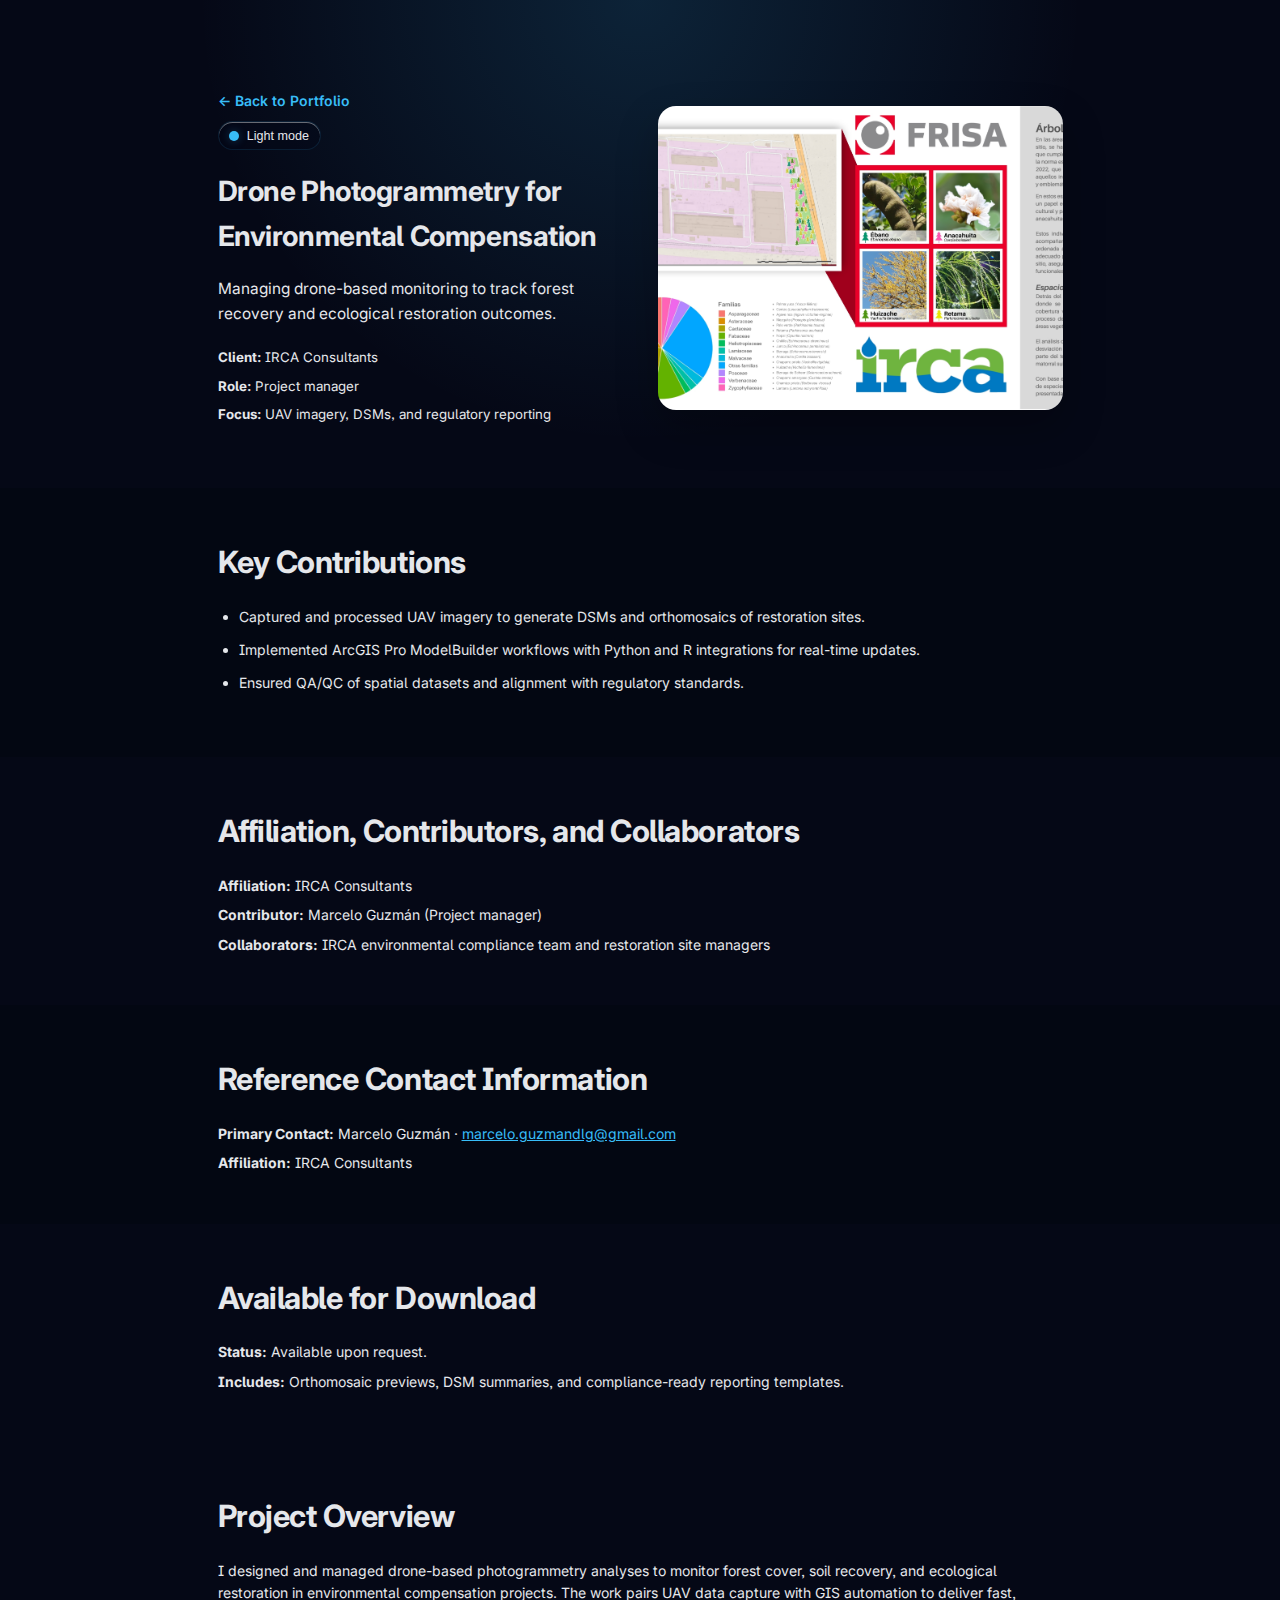
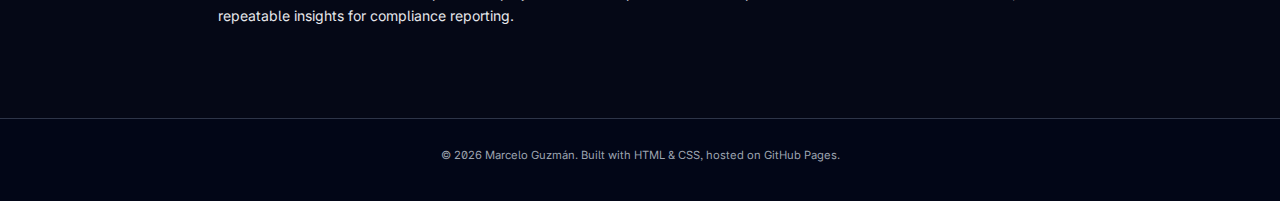
<file: project-drone-photogrammetry.html>
<!DOCTYPE html>
<html lang="en">
<head>
  <meta charset="UTF-8" />
  <title>Drone Photogrammetry for Environmental Compensation</title>
  <meta name="viewport" content="width=device-width, initial-scale=1" />
  <meta
    name="description"
    content="Drone-based photogrammetry analyses to monitor forest cover and ecological restoration."
  />
  <link rel="stylesheet" href="styles.css" />
  <link rel="preconnect" href="https://fonts.googleapis.com" />
  <link rel="preconnect" href="https://fonts.gstatic.com" crossorigin />
  <link
    href="https://fonts.googleapis.com/css2?family=Inter:wght@300;400;500;600;700&display=swap"
    rel="stylesheet"
  />
</head>
<body class="project-page">
  <header class="project-hero">
    <div class="container project-hero-grid">
      <div>
        <div class="project-hero-actions">
          <a class="project-back-link" href="index.html#full-portfolio">← Back to Portfolio</a>
          <button id="themeToggle" class="theme-toggle" type="button" aria-pressed="false">
            <span class="toggle-dot" aria-hidden="true"></span>
            <span id="themeToggleLabel">Dark mode</span>
          </button>
        </div>
        <h1>Drone Photogrammetry for Environmental Compensation</h1>
        <p class="project-lead">
          Managing drone-based monitoring to track forest recovery and ecological restoration outcomes.
        </p>
        <ul class="project-meta-list">
          <li><strong>Client:</strong> IRCA Consultants</li>
          <li><strong>Role:</strong> Project manager</li>
          <li><strong>Focus:</strong> UAV imagery, DSMs, and regulatory reporting</li>
        </ul>
      </div>
      <div class="project-hero-media">
        <img src="images/frisa-vg.jpg" alt="Outreach layout for a restoration site" />
      </div>
    </div>
  </header>

  <main class="project-main">
    <section class="project-section section-alt">
      <div class="container">
        <h2>Key Contributions</h2>
        <ul class="project-highlights">
          <li>Captured and processed UAV imagery to generate DSMs and orthomosaics of restoration sites.</li>
          <li>Implemented ArcGIS Pro ModelBuilder workflows with Python and R integrations for real-time updates.</li>
          <li>Ensured QA/QC of spatial datasets and alignment with regulatory standards.</li>
        </ul>
      </div>
    </section>

    <section class="project-section">
      <div class="container">
        <h2>Affiliation, Contributors, and Collaborators</h2>
        <ul class="project-reference-list">
          <li><strong>Affiliation:</strong> IRCA Consultants</li>
          <li><strong>Contributor:</strong> Marcelo Guzmán (Project manager)</li>
          <li><strong>Collaborators:</strong> IRCA environmental compliance team and restoration site managers</li>
        </ul>
      </div>
    </section>

    <section class="project-section section-alt">
      <div class="container">
        <h2>Reference Contact Information</h2>
        <ul class="project-reference-list">
          <li><strong>Primary Contact:</strong> Marcelo Guzmán · <a href="mailto:marcelo.guzmandlg@gmail.com">marcelo.guzmandlg@gmail.com</a></li>
          <li><strong>Affiliation:</strong> IRCA Consultants</li>
        </ul>
      </div>
    </section>

    <section class="project-section">
      <div class="container">
        <h2>Available for Download</h2>
        <ul class="project-reference-list">
          <li><strong>Status:</strong> Available upon request.</li>
          <li><strong>Includes:</strong> Orthomosaic previews, DSM summaries, and compliance-ready reporting templates.</li>
        </ul>
      </div>
    </section>

    <section class="project-section">
      <div class="container">
        <h2>Project Overview</h2>
        <p>
          I designed and managed drone-based photogrammetry analyses to monitor forest cover, soil recovery, and
          ecological restoration in environmental compensation projects. The work pairs UAV data capture with GIS
          automation to deliver fast, repeatable insights for compliance reporting.
        </p>
      </div>
    </section>

  </main>

  <footer class="site-footer">
    <div class="container footer-inner">
      <p>© <span id="year"></span> Marcelo Guzmán. Built with HTML & CSS, hosted on GitHub Pages.</p>
    </div>
  </footer>

  <script>
    document.getElementById("year").textContent = new Date().getFullYear();

    const htmlEl = document.documentElement;
    const toggleBtn = document.getElementById("themeToggle");
    const toggleLabel = document.getElementById("themeToggleLabel");

    function setTheme(theme) {
      if (theme === "dark") {
        htmlEl.setAttribute("data-theme", "dark");
        toggleBtn?.setAttribute("aria-pressed", "true");
        if (toggleLabel) toggleLabel.textContent = "Light mode";
      } else {
        htmlEl.removeAttribute("data-theme");
        toggleBtn?.setAttribute("aria-pressed", "false");
        if (toggleLabel) toggleLabel.textContent = "Dark mode";
      }
    }

    const storedTheme = localStorage.getItem("theme");
    setTheme(storedTheme || "dark");

    toggleBtn?.addEventListener("click", () => {
      const isDark = htmlEl.getAttribute("data-theme") === "dark";
      const nextTheme = isDark ? "light" : "dark";
      setTheme(nextTheme);
      localStorage.setItem("theme", nextTheme);
    });
  </script>
</body>
</html>
</file>
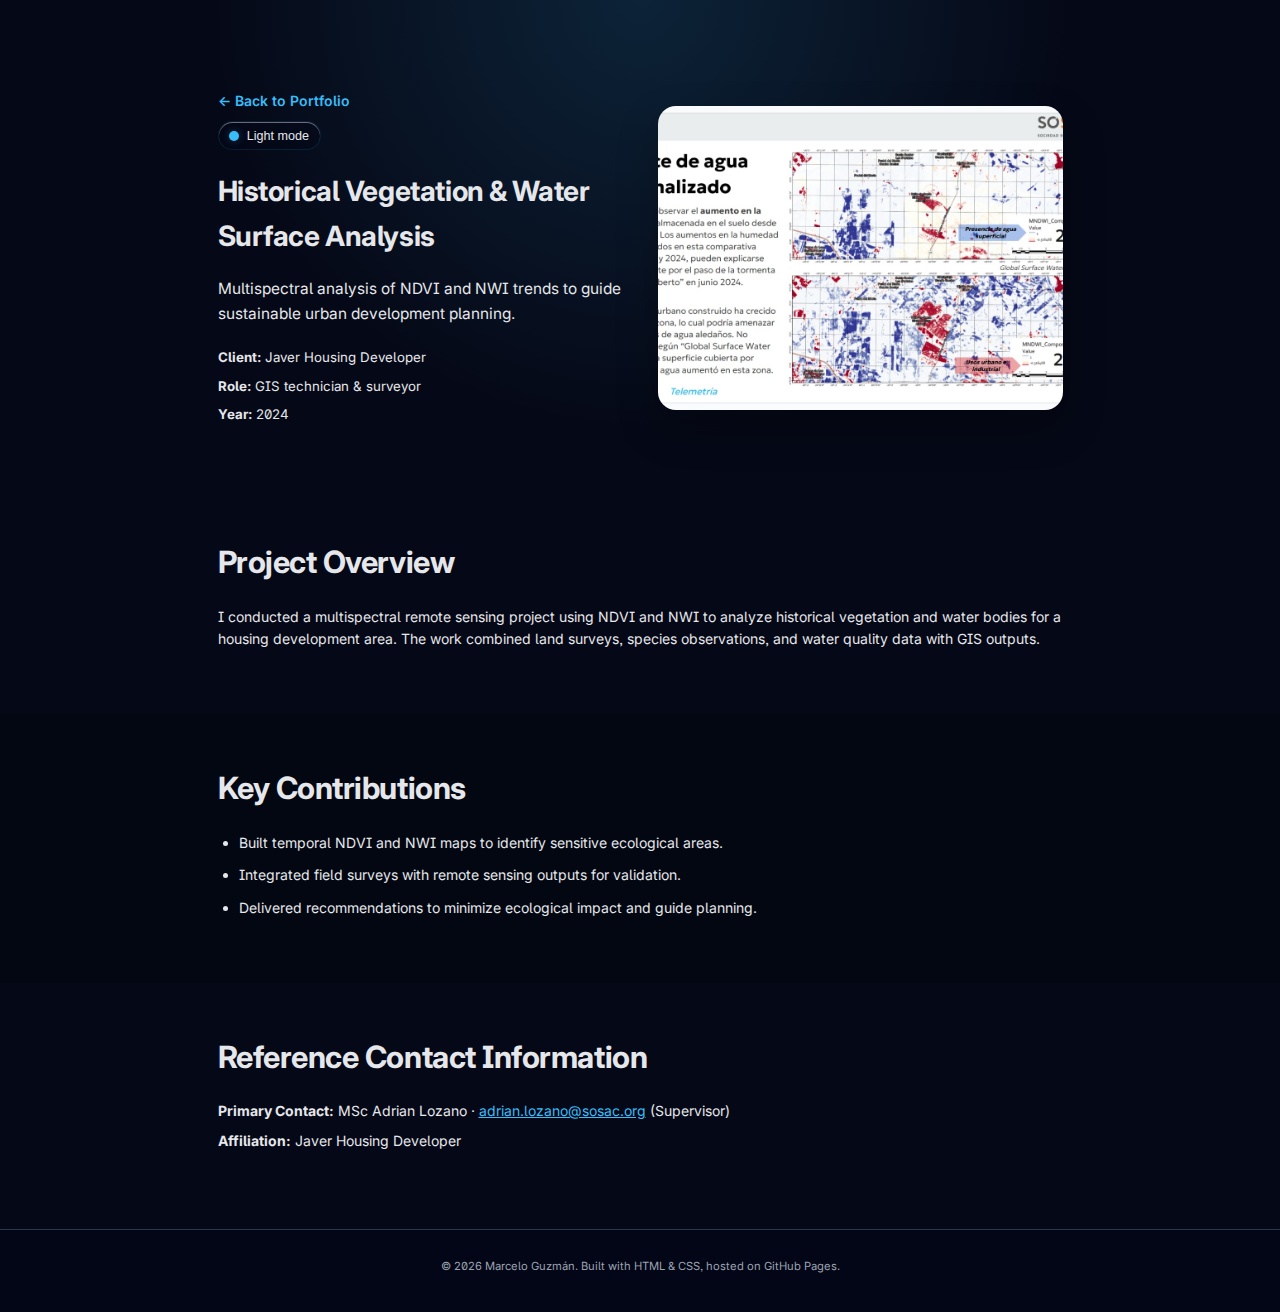
<file: project-historical-vegetation.html>
<!DOCTYPE html>
<html lang="en">
<head>
  <meta charset="UTF-8" />
  <title>Historical Vegetation & Water Surface Analysis</title>
  <meta name="viewport" content="width=device-width, initial-scale=1" />
  <meta
    name="description"
    content="NDVI and NWI analysis for historical vegetation and water surface monitoring."
  />
  <link rel="stylesheet" href="styles.css" />
  <link rel="preconnect" href="https://fonts.googleapis.com" />
  <link rel="preconnect" href="https://fonts.gstatic.com" crossorigin />
  <link
    href="https://fonts.googleapis.com/css2?family=Inter:wght@300;400;500;600;700&display=swap"
    rel="stylesheet"
  />
</head>
<body class="project-page">
  <header class="project-hero">
    <div class="container project-hero-grid">
      <div>
        <div class="project-hero-actions">
          <a class="project-back-link" href="index.html#full-portfolio">← Back to Portfolio</a>
          <button id="themeToggle" class="theme-toggle" type="button" aria-pressed="false">
            <span class="toggle-dot" aria-hidden="true"></span>
            <span id="themeToggleLabel">Dark mode</span>
          </button>
        </div>
        <h1>Historical Vegetation & Water Surface Analysis</h1>
        <p class="project-lead">
          Multispectral analysis of NDVI and NWI trends to guide sustainable urban development planning.
        </p>
        <ul class="project-meta-list">
          <li><strong>Client:</strong> Javer Housing Developer</li>
          <li><strong>Role:</strong> GIS technician & surveyor</li>
          <li><strong>Year:</strong> 2024</li>
        </ul>
      </div>
      <div class="project-hero-media">
        <img src="images/nwi.jpeg" alt="NWI analysis for housing development site" />
      </div>
    </div>
  </header>

  <main class="project-main">
    <section class="project-section">
      <div class="container">
        <h2>Project Overview</h2>
        <p>
          I conducted a multispectral remote sensing project using NDVI and NWI to analyze historical vegetation and
          water bodies for a housing development area. The work combined land surveys, species observations, and water
          quality data with GIS outputs.
        </p>
      </div>
    </section>

    <section class="project-section section-alt">
      <div class="container">
        <h2>Key Contributions</h2>
        <ul class="project-highlights">
          <li>Built temporal NDVI and NWI maps to identify sensitive ecological areas.</li>
          <li>Integrated field surveys with remote sensing outputs for validation.</li>
          <li>Delivered recommendations to minimize ecological impact and guide planning.</li>
        </ul>
      </div>
    </section>

    <section class="project-section">
      <div class="container">
        <h2>Reference Contact Information</h2>
        <ul class="project-reference-list">
          <li><strong>Primary Contact:</strong> MSc Adrian Lozano · <a href="mailto:adrian.lozano@sosac.org">adrian.lozano@sosac.org</a> (Supervisor)</li>
          <li><strong>Affiliation:</strong> Javer Housing Developer</li>
        </ul>
      </div>
    </section>

  </main>

  <footer class="site-footer">
    <div class="container footer-inner">
      <p>© <span id="year"></span> Marcelo Guzmán. Built with HTML & CSS, hosted on GitHub Pages.</p>
    </div>
  </footer>

  <script>
    document.getElementById("year").textContent = new Date().getFullYear();

    const htmlEl = document.documentElement;
    const toggleBtn = document.getElementById("themeToggle");
    const toggleLabel = document.getElementById("themeToggleLabel");

    function setTheme(theme) {
      if (theme === "dark") {
        htmlEl.setAttribute("data-theme", "dark");
        toggleBtn?.setAttribute("aria-pressed", "true");
        if (toggleLabel) toggleLabel.textContent = "Light mode";
      } else {
        htmlEl.removeAttribute("data-theme");
        toggleBtn?.setAttribute("aria-pressed", "false");
        if (toggleLabel) toggleLabel.textContent = "Dark mode";
      }
    }

    const storedTheme = localStorage.getItem("theme");
    setTheme(storedTheme || "dark");

    toggleBtn?.addEventListener("click", () => {
      const isDark = htmlEl.getAttribute("data-theme") === "dark";
      const nextTheme = isDark ? "light" : "dark";
      setTheme(nextTheme);
      localStorage.setItem("theme", nextTheme);
    });
  </script>
</body>
</html>
</file>
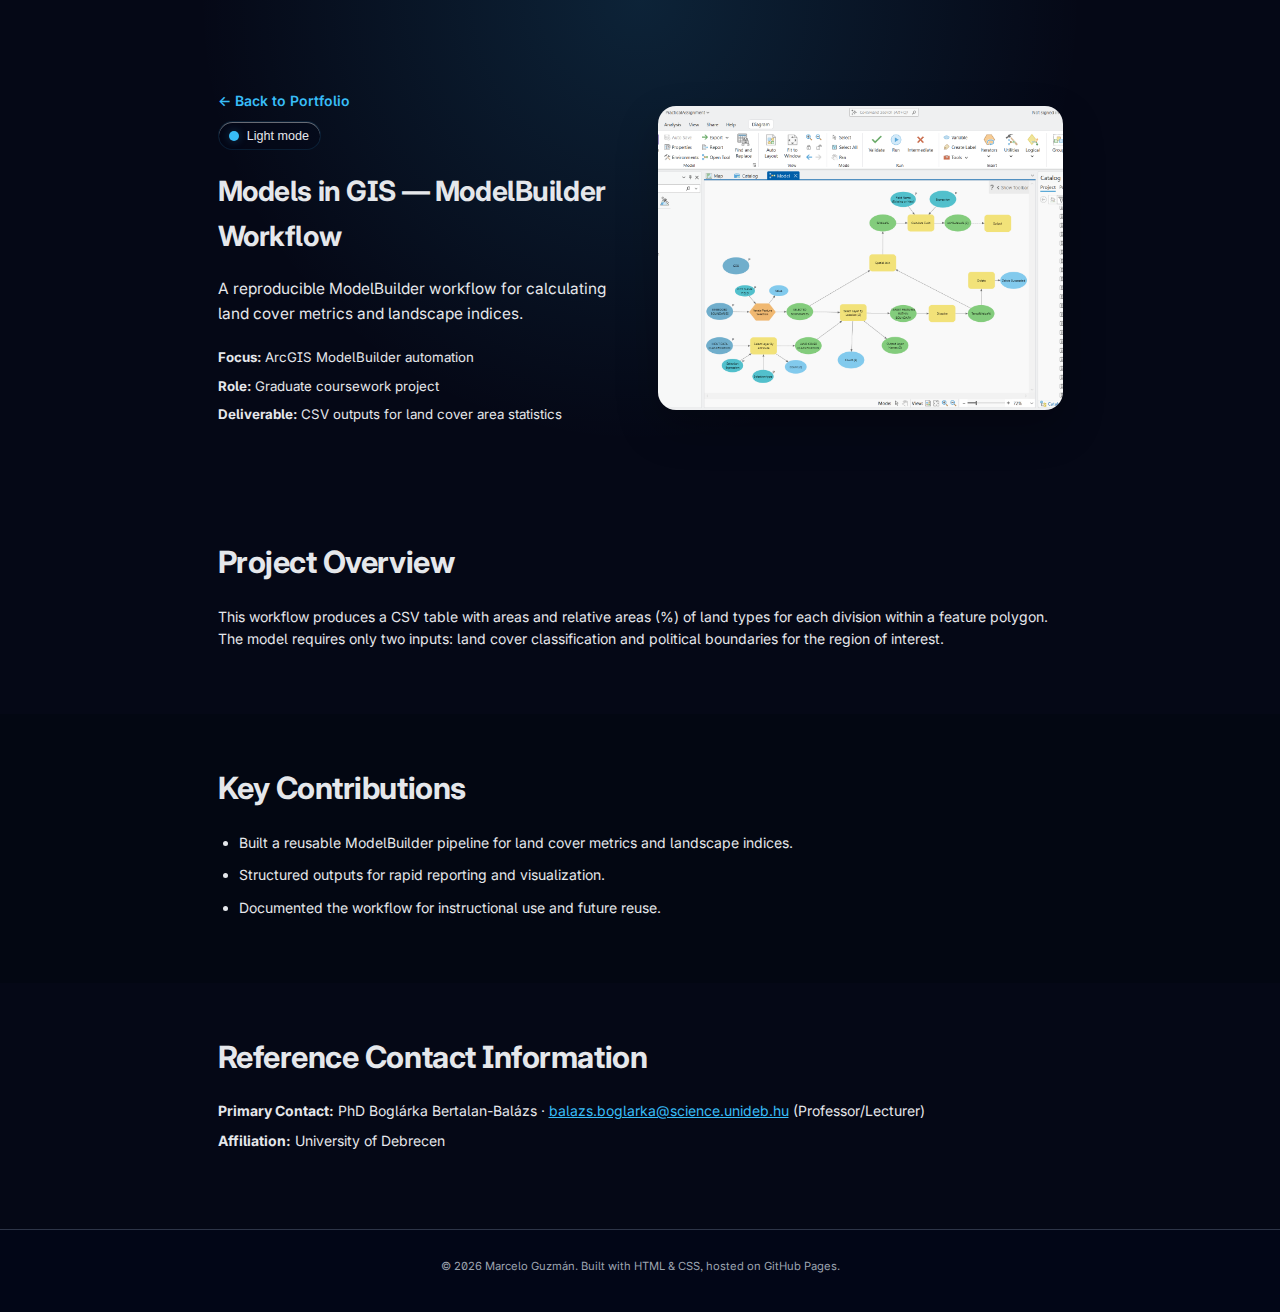
<file: project-models-in-gis.html>
<!DOCTYPE html>
<html lang="en">
<head>
  <meta charset="UTF-8" />
  <title>Models in GIS — ModelBuilder Workflow</title>
  <meta name="viewport" content="width=device-width, initial-scale=1" />
  <meta
    name="description"
    content="Reproducible GIS models for calculating land cover metrics using ModelBuilder."
  />
  <link rel="stylesheet" href="styles.css" />
  <link rel="preconnect" href="https://fonts.googleapis.com" />
  <link rel="preconnect" href="https://fonts.gstatic.com" crossorigin />
  <link
    href="https://fonts.googleapis.com/css2?family=Inter:wght@300;400;500;600;700&display=swap"
    rel="stylesheet"
  />
</head>
<body class="project-page">
  <header class="project-hero">
    <div class="container project-hero-grid">
      <div>
        <div class="project-hero-actions">
          <a class="project-back-link" href="index.html#full-portfolio">← Back to Portfolio</a>
          <button id="themeToggle" class="theme-toggle" type="button" aria-pressed="false">
            <span class="toggle-dot" aria-hidden="true"></span>
            <span id="themeToggleLabel">Dark mode</span>
          </button>
        </div>
        <h1>Models in GIS — ModelBuilder Workflow</h1>
        <p class="project-lead">
          A reproducible ModelBuilder workflow for calculating land cover metrics and landscape indices.
        </p>
        <ul class="project-meta-list">
          <li><strong>Focus:</strong> ArcGIS ModelBuilder automation</li>
          <li><strong>Role:</strong> Graduate coursework project</li>
          <li><strong>Deliverable:</strong> CSV outputs for land cover area statistics</li>
        </ul>
      </div>
      <div class="project-hero-media">
        <img src="images/models-in-gis.png" alt="ArcGIS ModelBuilder workflow" />
      </div>
    </div>
  </header>

  <main class="project-main">
    <section class="project-section">
      <div class="container">
        <h2>Project Overview</h2>
        <p>
          This workflow produces a CSV table with areas and relative areas (%) of land types for each division within a
          feature polygon. The model requires only two inputs: land cover classification and political boundaries for the
          region of interest.
        </p>
      </div>
    </section>

    <section class="project-section section-alt">
      <div class="container">
        <h2>Key Contributions</h2>
        <ul class="project-highlights">
          <li>Built a reusable ModelBuilder pipeline for land cover metrics and landscape indices.</li>
          <li>Structured outputs for rapid reporting and visualization.</li>
          <li>Documented the workflow for instructional use and future reuse.</li>
        </ul>
      </div>
    </section>

    <section class="project-section">
      <div class="container">
        <h2>Reference Contact Information</h2>
        <ul class="project-reference-list">
          <li><strong>Primary Contact:</strong> PhD Boglárka Bertalan-Balázs · <a href="mailto:balazs.boglarka@science.unideb.hu">balazs.boglarka@science.unideb.hu</a> (Professor/Lecturer)</li>
          <li><strong>Affiliation:</strong> University of Debrecen</li>
        </ul>
      </div>
    </section>

  </main>

  <footer class="site-footer">
    <div class="container footer-inner">
      <p>© <span id="year"></span> Marcelo Guzmán. Built with HTML & CSS, hosted on GitHub Pages.</p>
    </div>
  </footer>

  <script>
    document.getElementById("year").textContent = new Date().getFullYear();

    const htmlEl = document.documentElement;
    const toggleBtn = document.getElementById("themeToggle");
    const toggleLabel = document.getElementById("themeToggleLabel");

    function setTheme(theme) {
      if (theme === "dark") {
        htmlEl.setAttribute("data-theme", "dark");
        toggleBtn?.setAttribute("aria-pressed", "true");
        if (toggleLabel) toggleLabel.textContent = "Light mode";
      } else {
        htmlEl.removeAttribute("data-theme");
        toggleBtn?.setAttribute("aria-pressed", "false");
        if (toggleLabel) toggleLabel.textContent = "Dark mode";
      }
    }

    const storedTheme = localStorage.getItem("theme");
    setTheme(storedTheme || "dark");

    toggleBtn?.addEventListener("click", () => {
      const isDark = htmlEl.getAttribute("data-theme") === "dark";
      const nextTheme = isDark ? "light" : "dark";
      setTheme(nextTheme);
      localStorage.setItem("theme", nextTheme);
    });
  </script>
</body>
</html>
</file>
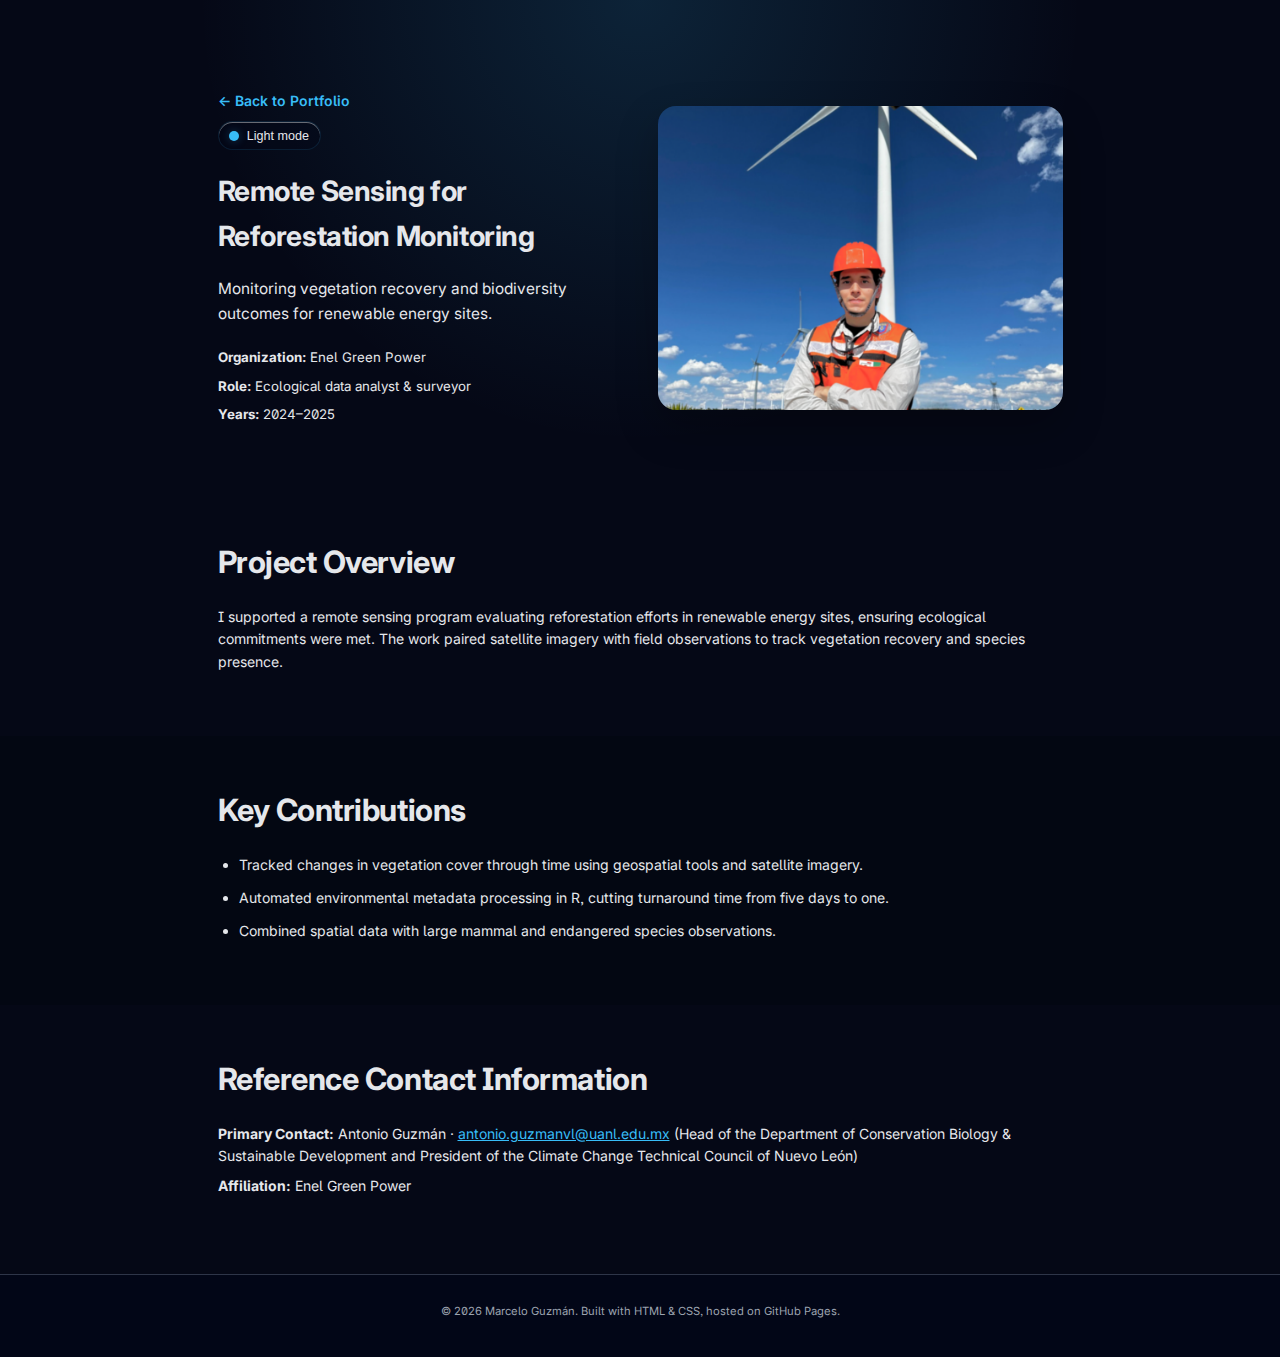
<file: project-reforestation-monitoring.html>
<!DOCTYPE html>
<html lang="en">
<head>
  <meta charset="UTF-8" />
  <title>Remote Sensing for Reforestation Monitoring</title>
  <meta name="viewport" content="width=device-width, initial-scale=1" />
  <meta
    name="description"
    content="Remote sensing program to evaluate reforestation efforts in renewable energy sites."
  />
  <link rel="stylesheet" href="styles.css" />
  <link rel="preconnect" href="https://fonts.googleapis.com" />
  <link rel="preconnect" href="https://fonts.gstatic.com" crossorigin />
  <link
    href="https://fonts.googleapis.com/css2?family=Inter:wght@300;400;500;600;700&display=swap"
    rel="stylesheet"
  />
</head>
<body class="project-page">
  <header class="project-hero">
    <div class="container project-hero-grid">
      <div>
        <div class="project-hero-actions">
          <a class="project-back-link" href="index.html#full-portfolio">← Back to Portfolio</a>
          <button id="themeToggle" class="theme-toggle" type="button" aria-pressed="false">
            <span class="toggle-dot" aria-hidden="true"></span>
            <span id="themeToggleLabel">Dark mode</span>
          </button>
        </div>
        <h1>Remote Sensing for Reforestation Monitoring</h1>
        <p class="project-lead">
          Monitoring vegetation recovery and biodiversity outcomes for renewable energy sites.
        </p>
        <ul class="project-meta-list">
          <li><strong>Organization:</strong> Enel Green Power</li>
          <li><strong>Role:</strong> Ecological data analyst & surveyor</li>
          <li><strong>Years:</strong> 2024–2025</li>
        </ul>
      </div>
      <div class="project-hero-media">
        <img src="images/wind-portrait.png" alt="Portrait at a wind farm site" />
      </div>
    </div>
  </header>

  <main class="project-main">
    <section class="project-section">
      <div class="container">
        <h2>Project Overview</h2>
        <p>
          I supported a remote sensing program evaluating reforestation efforts in renewable energy sites, ensuring
          ecological commitments were met. The work paired satellite imagery with field observations to track vegetation
          recovery and species presence.
        </p>
      </div>
    </section>

    <section class="project-section section-alt">
      <div class="container">
        <h2>Key Contributions</h2>
        <ul class="project-highlights">
          <li>Tracked changes in vegetation cover through time using geospatial tools and satellite imagery.</li>
          <li>Automated environmental metadata processing in R, cutting turnaround time from five days to one.</li>
          <li>Combined spatial data with large mammal and endangered species observations.</li>
        </ul>
      </div>
    </section>

    <section class="project-section">
      <div class="container">
        <h2>Reference Contact Information</h2>
        <ul class="project-reference-list">
          <li><strong>Primary Contact:</strong> Antonio Guzmán · <a href="mailto:antonio.guzmanvl@uanl.edu.mx">antonio.guzmanvl@uanl.edu.mx</a> (Head of the Department of Conservation Biology &amp; Sustainable Development and President of the Climate Change Technical Council of Nuevo León)</li>
          <li><strong>Affiliation:</strong> Enel Green Power</li>
        </ul>
      </div>
    </section>

  </main>

  <footer class="site-footer">
    <div class="container footer-inner">
      <p>© <span id="year"></span> Marcelo Guzmán. Built with HTML & CSS, hosted on GitHub Pages.</p>
    </div>
  </footer>

  <script>
    document.getElementById("year").textContent = new Date().getFullYear();

    const htmlEl = document.documentElement;
    const toggleBtn = document.getElementById("themeToggle");
    const toggleLabel = document.getElementById("themeToggleLabel");

    function setTheme(theme) {
      if (theme === "dark") {
        htmlEl.setAttribute("data-theme", "dark");
        toggleBtn?.setAttribute("aria-pressed", "true");
        if (toggleLabel) toggleLabel.textContent = "Light mode";
      } else {
        htmlEl.removeAttribute("data-theme");
        toggleBtn?.setAttribute("aria-pressed", "false");
        if (toggleLabel) toggleLabel.textContent = "Dark mode";
      }
    }

    const storedTheme = localStorage.getItem("theme");
    setTheme(storedTheme || "dark");

    toggleBtn?.addEventListener("click", () => {
      const isDark = htmlEl.getAttribute("data-theme") === "dark";
      const nextTheme = isDark ? "light" : "dark";
      setTheme(nextTheme);
      localStorage.setItem("theme", nextTheme);
    });
  </script>
</body>
</html>
</file>
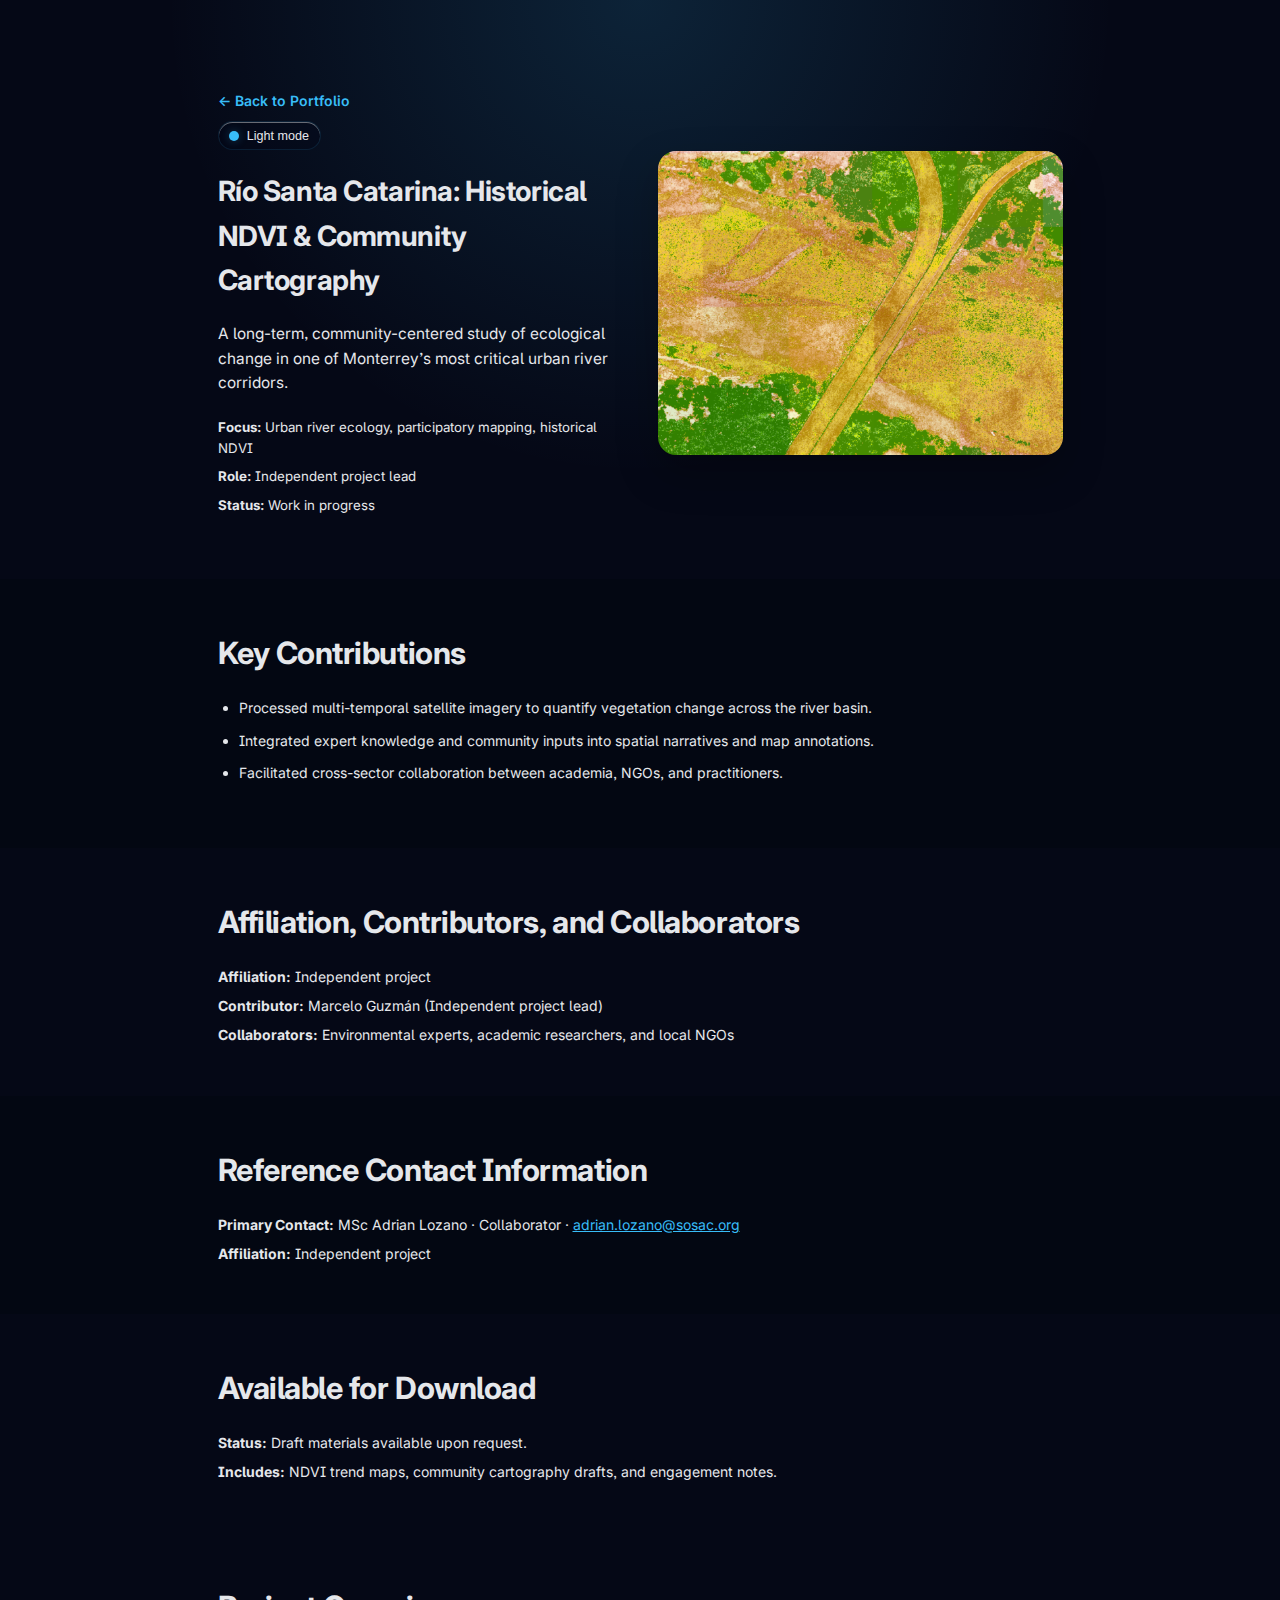
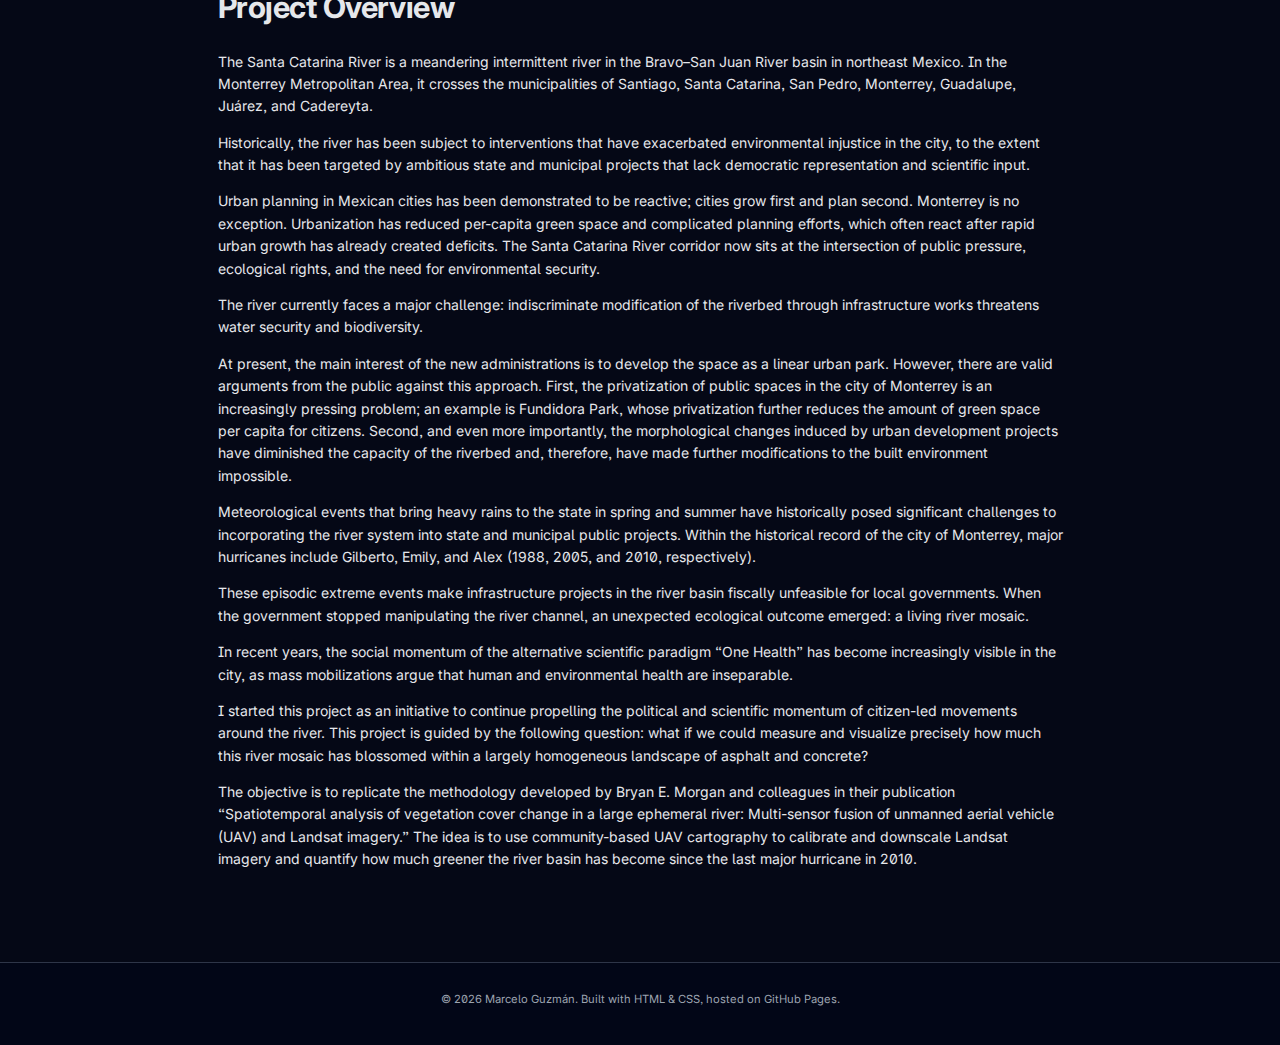
<file: project-rio-santa-catarina.html>
<!DOCTYPE html>
<html lang="en">
<head>
  <meta charset="UTF-8" />
  <title>Río Santa Catarina — Historical NDVI & Community Cartography</title>
  <meta name="viewport" content="width=device-width, initial-scale=1" />
  <meta
    name="description"
    content="Historical NDVI and community cartography project for the Río Santa Catarina urban river corridor."
  />
  <link rel="stylesheet" href="styles.css" />
  <link rel="preconnect" href="https://fonts.googleapis.com" />
  <link rel="preconnect" href="https://fonts.gstatic.com" crossorigin />
  <link
    href="https://fonts.googleapis.com/css2?family=Inter:wght@300;400;500;600;700&display=swap"
    rel="stylesheet"
  />
</head>
<body class="project-page">
  <header class="project-hero">
    <div class="container project-hero-grid">
      <div>
        <div class="project-hero-actions">
          <a class="project-back-link" href="index.html#full-portfolio">← Back to Portfolio</a>
          <button id="themeToggle" class="theme-toggle" type="button" aria-pressed="false">
            <span class="toggle-dot" aria-hidden="true"></span>
            <span id="themeToggleLabel">Dark mode</span>
          </button>
        </div>
        <h1>Río Santa Catarina: Historical NDVI & Community Cartography</h1>
        <p class="project-lead">
          A long-term, community-centered study of ecological change in one of Monterrey’s most critical urban
          river corridors.
        </p>
        <ul class="project-meta-list">
          <li><strong>Focus:</strong> Urban river ecology, participatory mapping, historical NDVI</li>
          <li><strong>Role:</strong> Independent project lead</li>
          <li><strong>Status:</strong> Work in progress</li>
        </ul>
      </div>
      <div class="project-hero-media">
        <img src="images/rsc-ndvi-pages.png" alt="NDVI analysis for Río Santa Catarina" />
      </div>
    </div>
  </header>

  <main class="project-main">
    <section class="project-section section-alt">
      <div class="container">
        <h2>Key Contributions</h2>
        <ul class="project-highlights">
          <li>Processed multi-temporal satellite imagery to quantify vegetation change across the river basin.</li>
          <li>Integrated expert knowledge and community inputs into spatial narratives and map annotations.</li>
          <li>Facilitated cross-sector collaboration between academia, NGOs, and practitioners.</li>
        </ul>
      </div>
    </section>

    <section class="project-section">
      <div class="container">
        <h2>Affiliation, Contributors, and Collaborators</h2>
        <ul class="project-reference-list">
          <li><strong>Affiliation:</strong> Independent project</li>
          <li><strong>Contributor:</strong> Marcelo Guzmán (Independent project lead)</li>
          <li><strong>Collaborators:</strong> Environmental experts, academic researchers, and local NGOs</li>
        </ul>
      </div>
    </section>

    <section class="project-section section-alt">
      <div class="container">
        <h2>Reference Contact Information</h2>
        <ul class="project-reference-list">
          <li><strong>Primary Contact:</strong> MSc Adrian Lozano · Collaborator · <a href="mailto:adrian.lozano@sosac.org">adrian.lozano@sosac.org</a></li>
          <li><strong>Affiliation:</strong> Independent project</li>
        </ul>
      </div>
    </section>

    <section class="project-section">
      <div class="container">
        <h2>Available for Download</h2>
        <ul class="project-reference-list">
          <li><strong>Status:</strong> Draft materials available upon request.</li>
          <li><strong>Includes:</strong> NDVI trend maps, community cartography drafts, and engagement notes.</li>
        </ul>
      </div>
    </section>

    <section class="project-section">
      <div class="container">
        <h2>Project Overview</h2>
        <p>
          The Santa Catarina River is a meandering intermittent river in the Bravo–San Juan River basin in northeast
          Mexico. In the Monterrey Metropolitan Area, it crosses the municipalities of Santiago, Santa Catarina, San
          Pedro, Monterrey, Guadalupe, Juárez, and Cadereyta.
        </p>
        <p>
          Historically, the river has been subject to interventions that have exacerbated environmental injustice in the
          city, to the extent that it has been targeted by ambitious state and municipal projects that lack democratic
          representation and scientific input.
        </p>
        <p>
          Urban planning in Mexican cities has been demonstrated to be reactive; cities grow first and plan second.
          Monterrey is no exception. Urbanization has reduced per-capita green space and complicated planning efforts,
          which often react after rapid urban growth has already created deficits. The Santa Catarina River corridor now
          sits at the intersection of public pressure, ecological rights, and the need for environmental security.
        </p>
        <p>
          The river currently faces a major challenge: indiscriminate modification of the riverbed through infrastructure
          works threatens water security and biodiversity.
        </p>
        <p>
          At present, the main interest of the new administrations is to develop the space as a linear urban park.
          However, there are valid arguments from the public against this approach. First, the privatization of public
          spaces in the city of Monterrey is an increasingly pressing problem; an example is Fundidora Park, whose
          privatization further reduces the amount of green space per capita for citizens. Second, and even more
          importantly, the morphological changes induced by urban development projects have diminished the capacity of the
          riverbed and, therefore, have made further modifications to the built environment impossible.
        </p>
        <p>
          Meteorological events that bring heavy rains to the state in spring and summer have historically posed
          significant challenges to incorporating the river system into state and municipal public projects. Within the
          historical record of the city of Monterrey, major hurricanes include Gilberto, Emily, and Alex (1988, 2005,
          and 2010, respectively).
        </p>
        <p>
          These episodic extreme events make infrastructure projects in the river basin fiscally unfeasible for local
          governments. When the government stopped manipulating the river channel, an unexpected ecological outcome
          emerged: a living river mosaic.
        </p>
        <p>
          In recent years, the social momentum of the alternative scientific paradigm “One Health” has become
          increasingly visible in the city, as mass mobilizations argue that human and environmental health are
          inseparable.
        </p>
        <p>
          I started this project as an initiative to continue propelling the political and scientific momentum of
          citizen-led movements around the river. This project is guided by the following question: what if we could
          measure and visualize precisely how much this river mosaic has blossomed within a largely homogeneous landscape
          of asphalt and concrete?
        </p>
        <p>
          The objective is to replicate the methodology developed by Bryan E. Morgan and colleagues in their publication
          “Spatiotemporal analysis of vegetation cover change in a large ephemeral river: Multi-sensor fusion of
          unmanned aerial vehicle (UAV) and Landsat imagery.” The idea is to use community-based UAV cartography to
          calibrate and downscale Landsat imagery and quantify how much greener the river basin has become since the last
          major hurricane in 2010.
        </p>
      </div>
    </section>

  </main>

  <footer class="site-footer">
    <div class="container footer-inner">
      <p>© <span id="year"></span> Marcelo Guzmán. Built with HTML & CSS, hosted on GitHub Pages.</p>
    </div>
  </footer>

  <script>
    document.getElementById("year").textContent = new Date().getFullYear();

    const htmlEl = document.documentElement;
    const toggleBtn = document.getElementById("themeToggle");
    const toggleLabel = document.getElementById("themeToggleLabel");

    function setTheme(theme) {
      if (theme === "dark") {
        htmlEl.setAttribute("data-theme", "dark");
        toggleBtn?.setAttribute("aria-pressed", "true");
        if (toggleLabel) toggleLabel.textContent = "Light mode";
      } else {
        htmlEl.removeAttribute("data-theme");
        toggleBtn?.setAttribute("aria-pressed", "false");
        if (toggleLabel) toggleLabel.textContent = "Dark mode";
      }
    }

    const storedTheme = localStorage.getItem("theme");
    setTheme(storedTheme || "dark");

    toggleBtn?.addEventListener("click", () => {
      const isDark = htmlEl.getAttribute("data-theme") === "dark";
      const nextTheme = isDark ? "light" : "dark";
      setTheme(nextTheme);
      localStorage.setItem("theme", nextTheme);
    });
  </script>
</body>
</html>
</file>
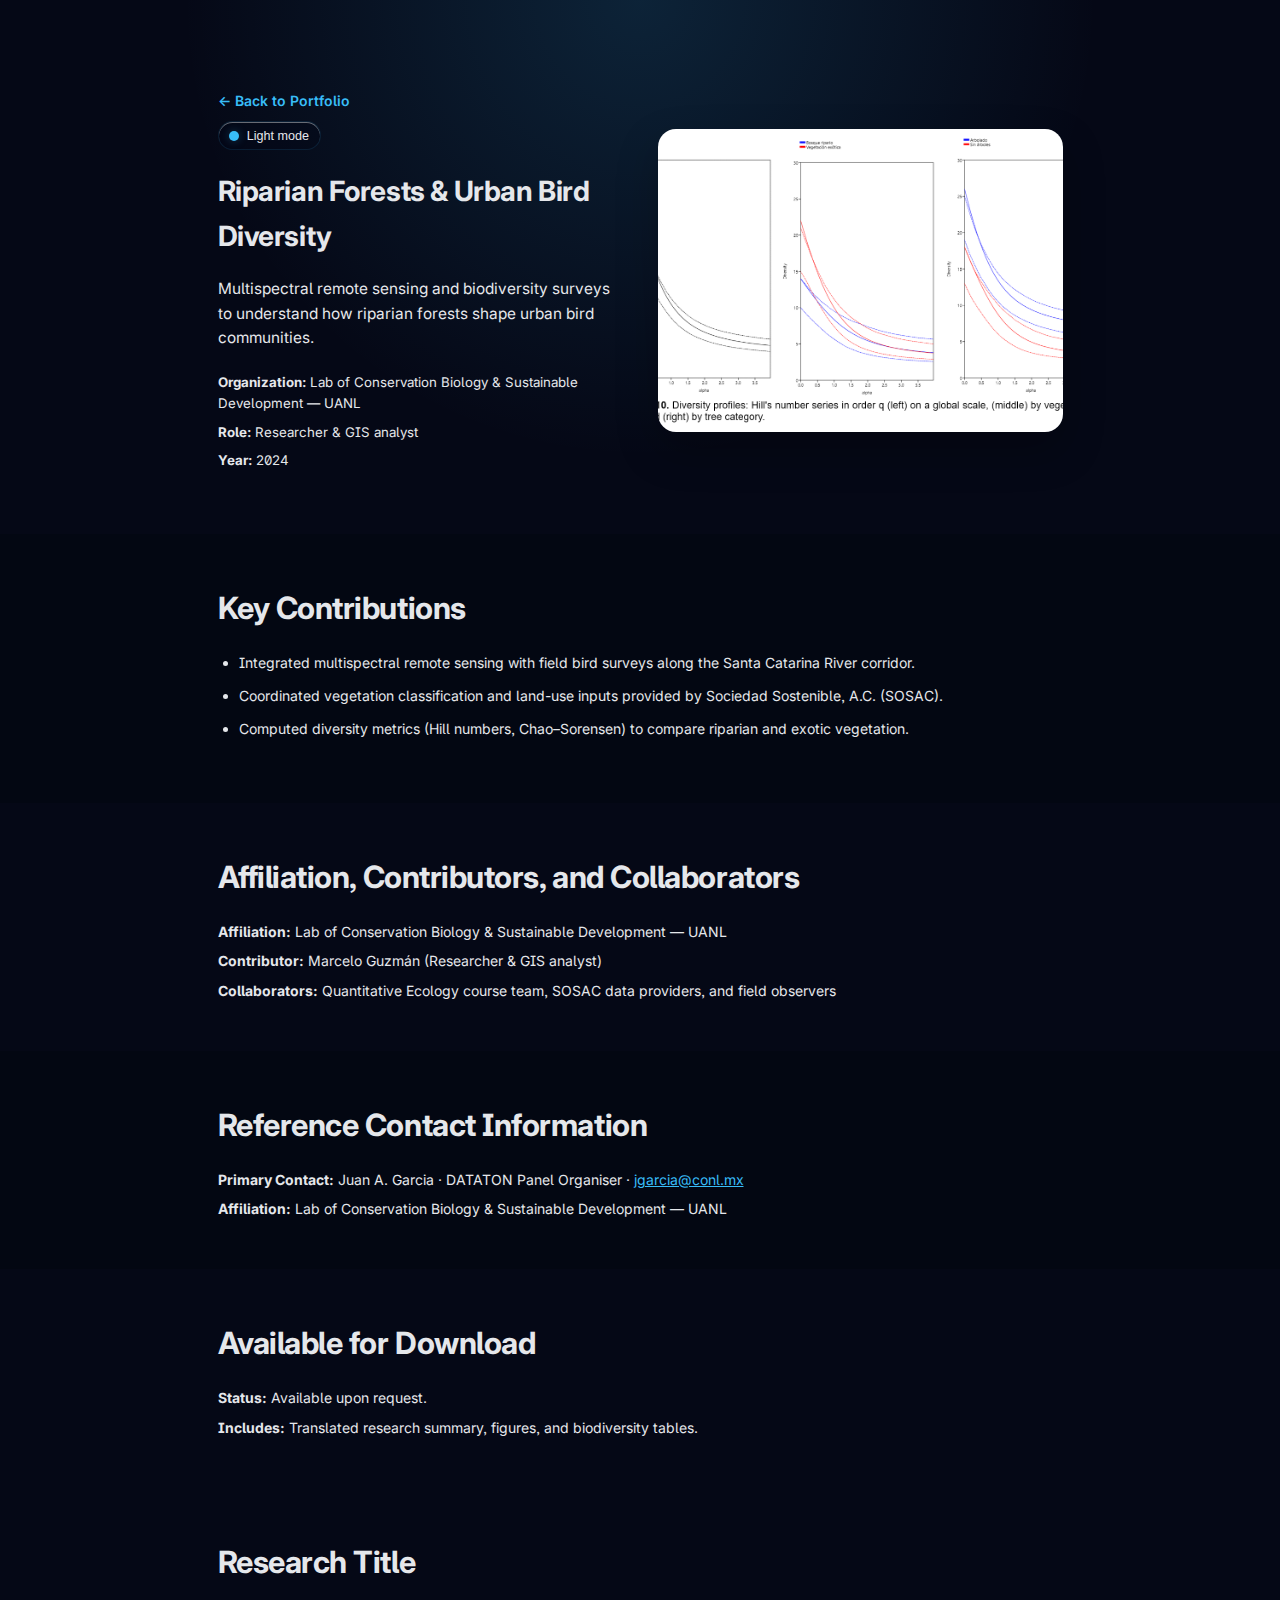
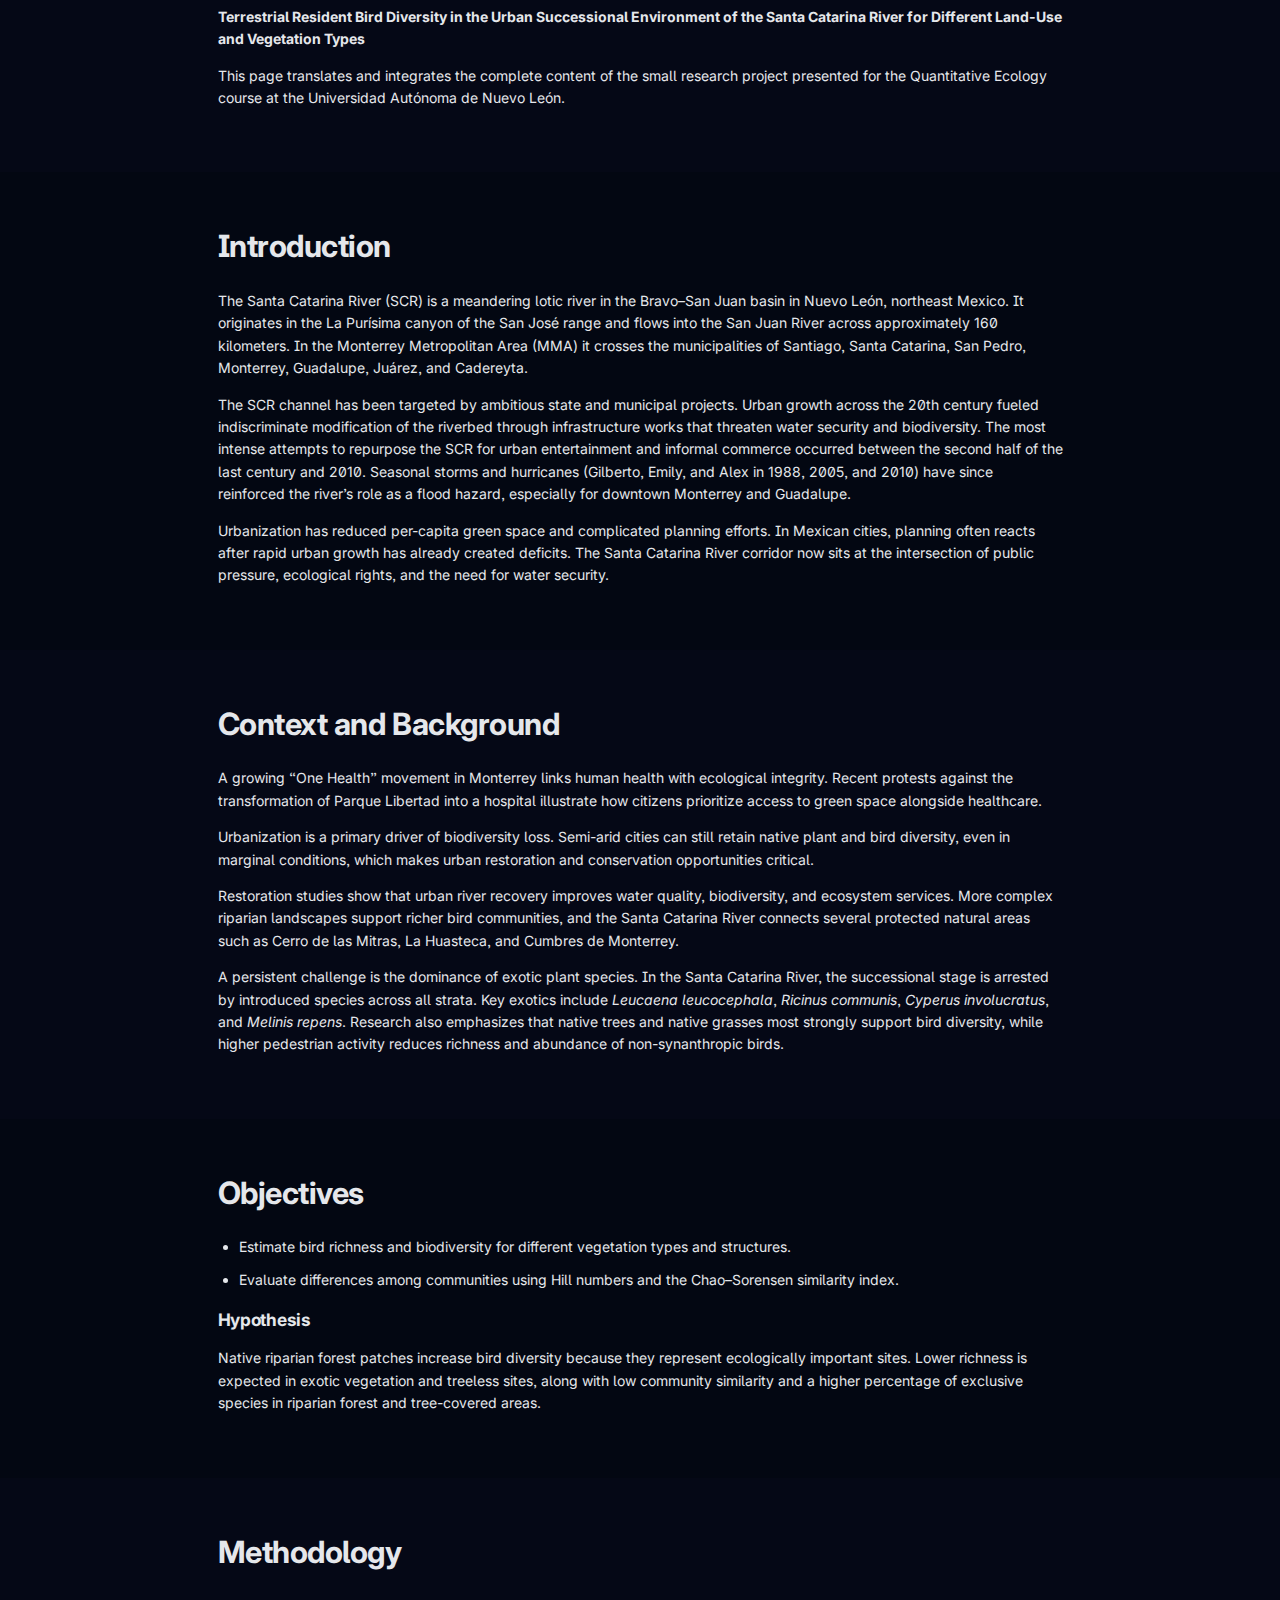
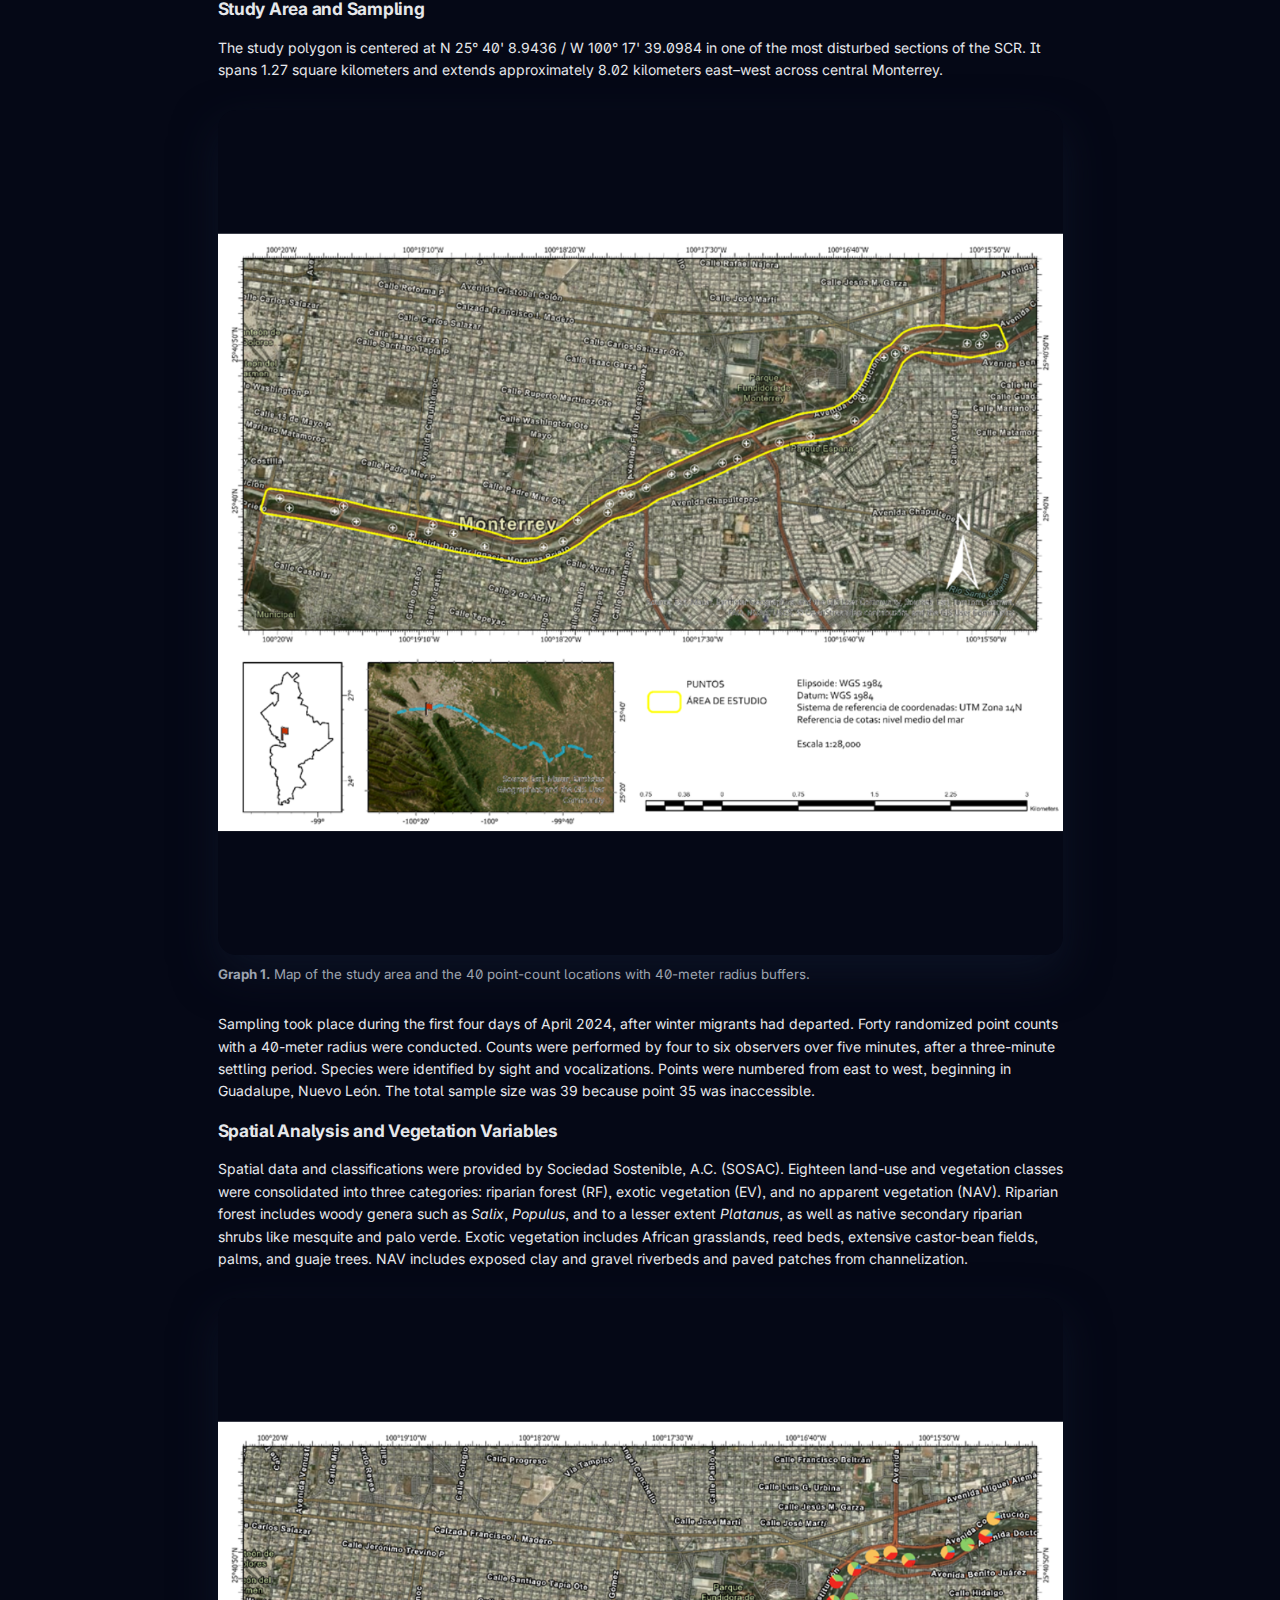
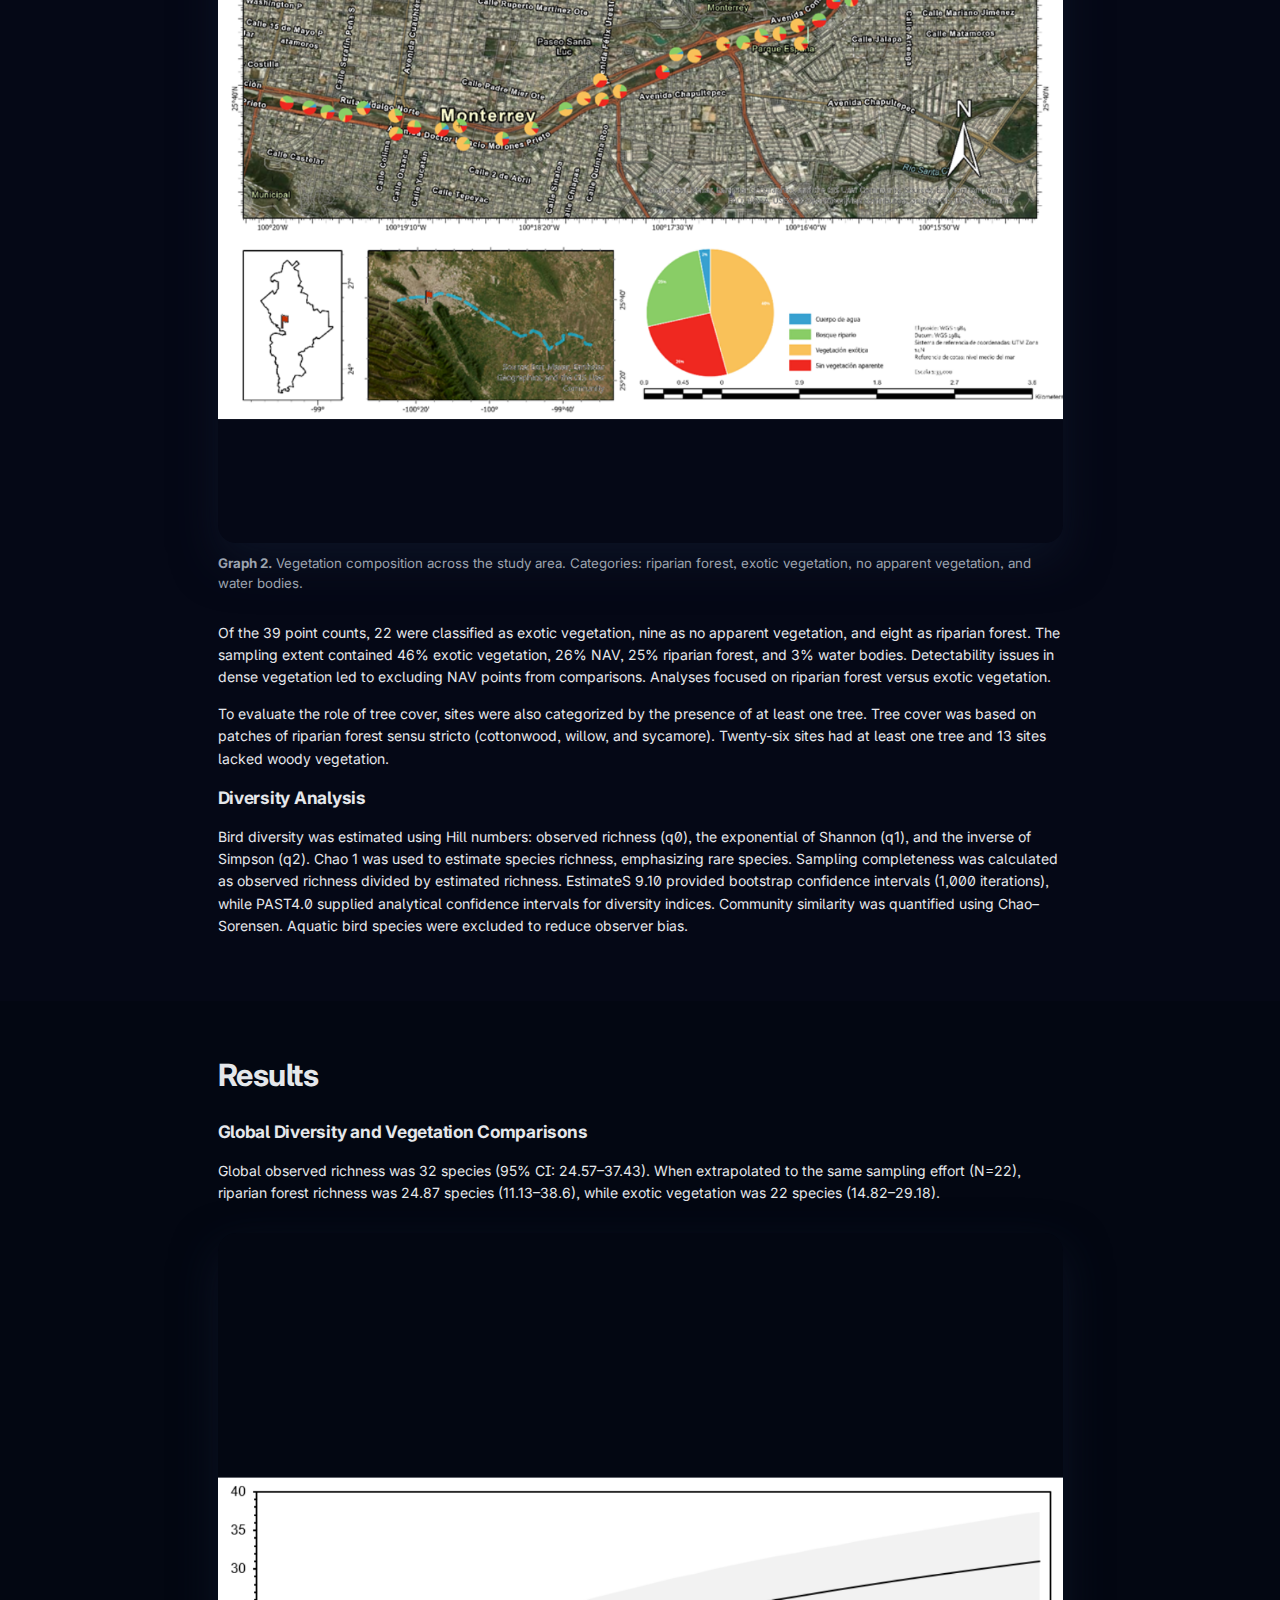
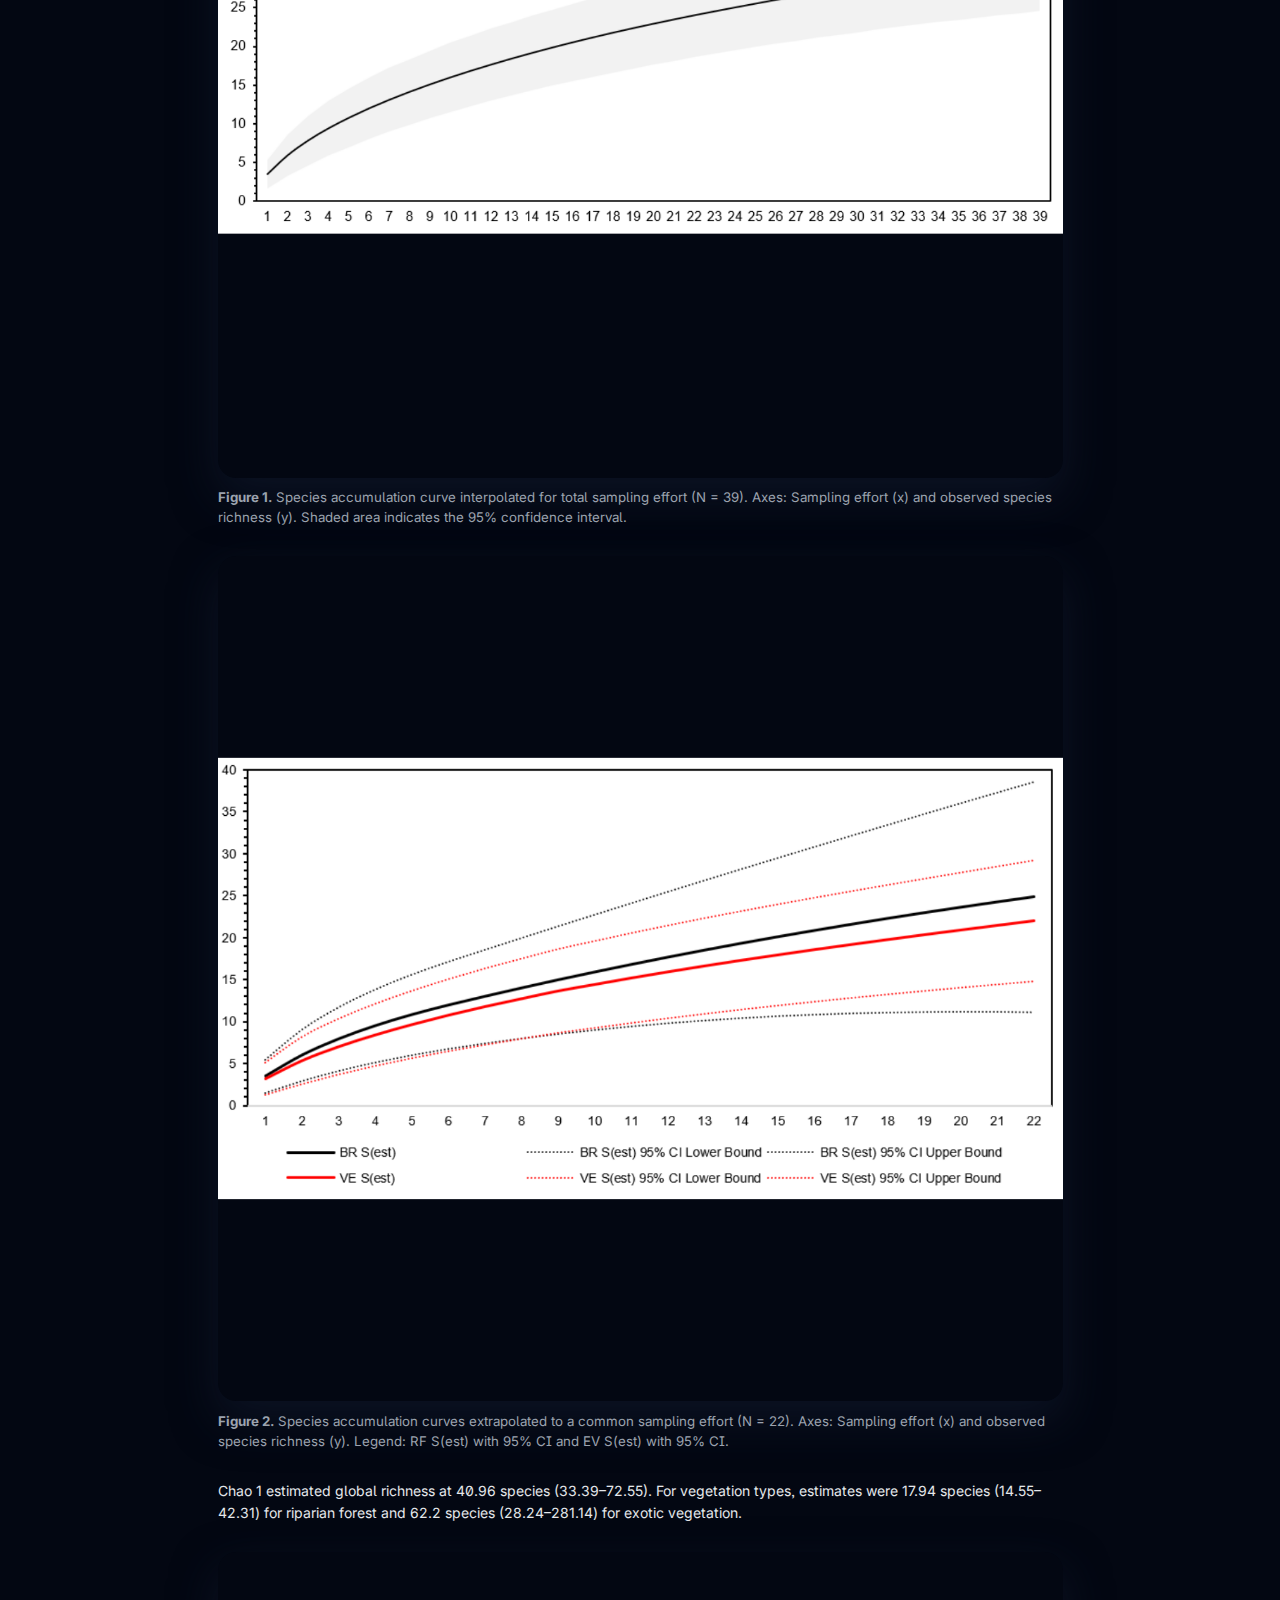
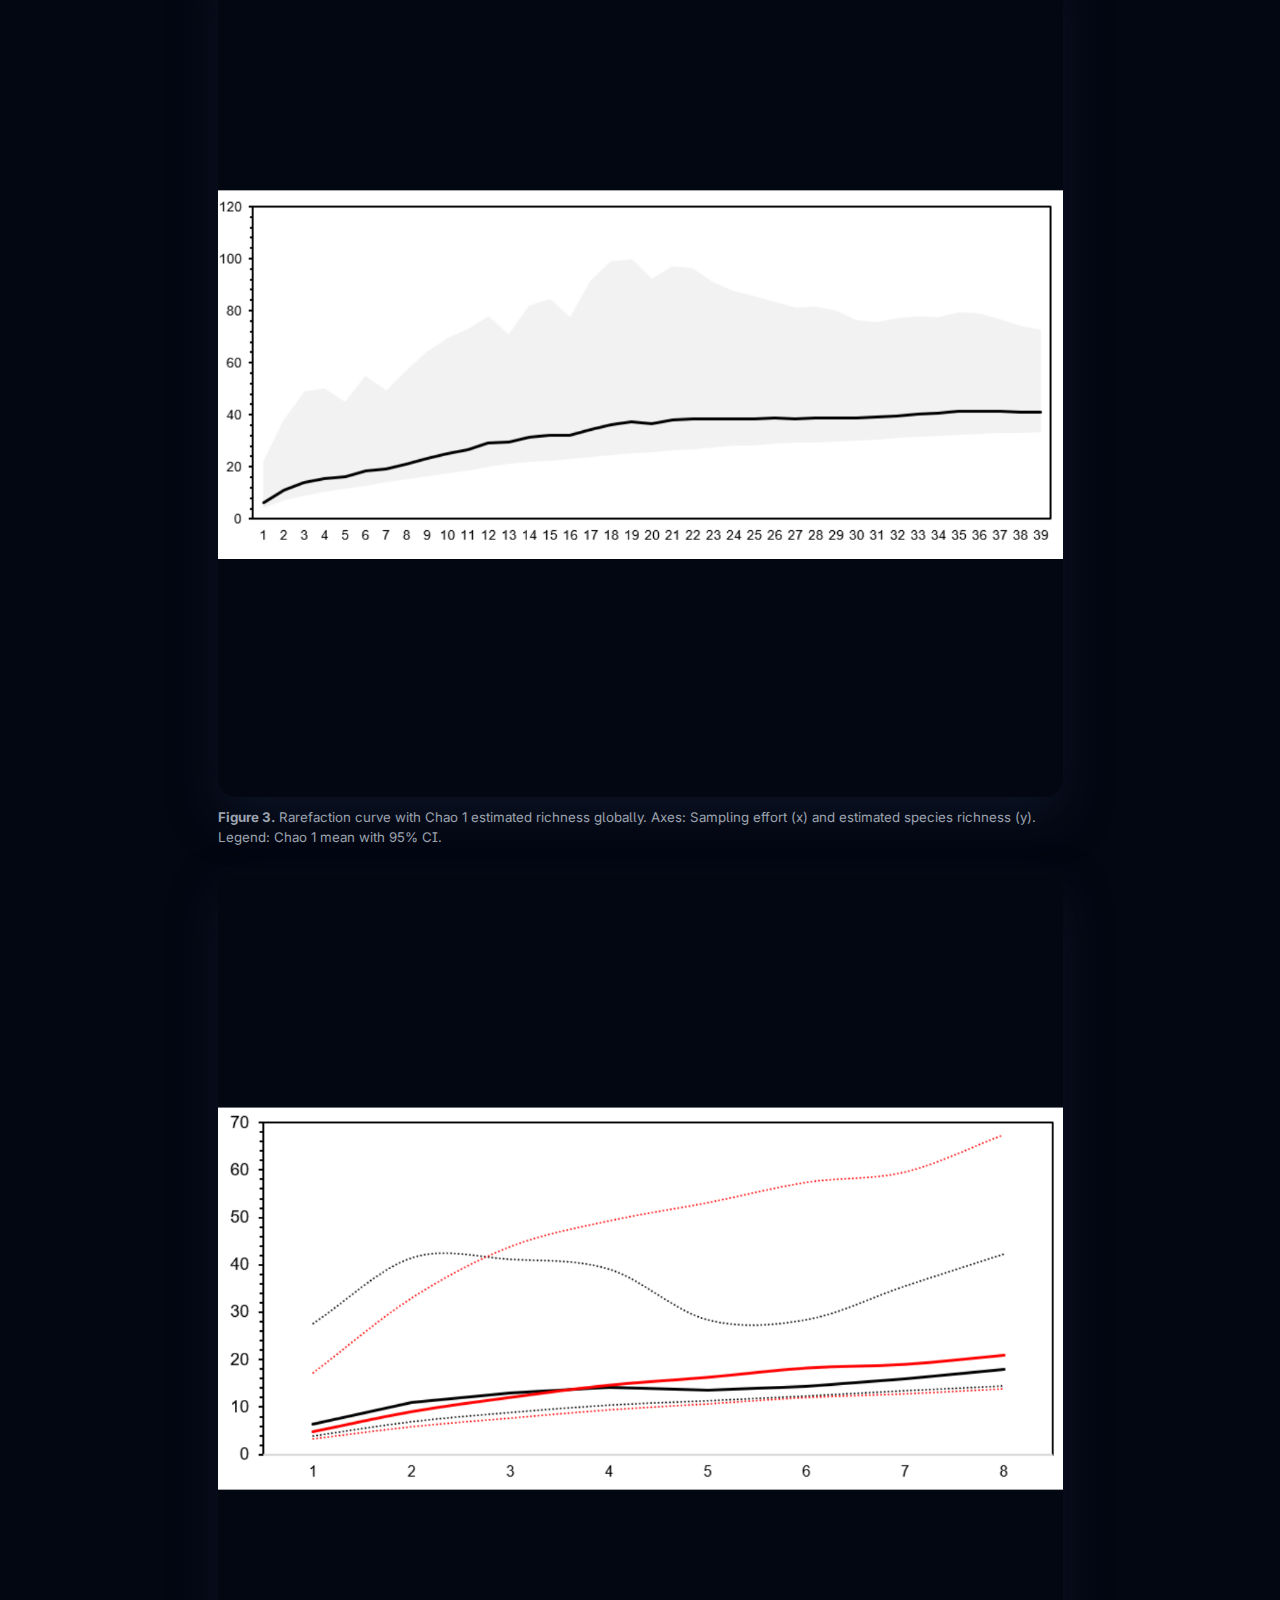
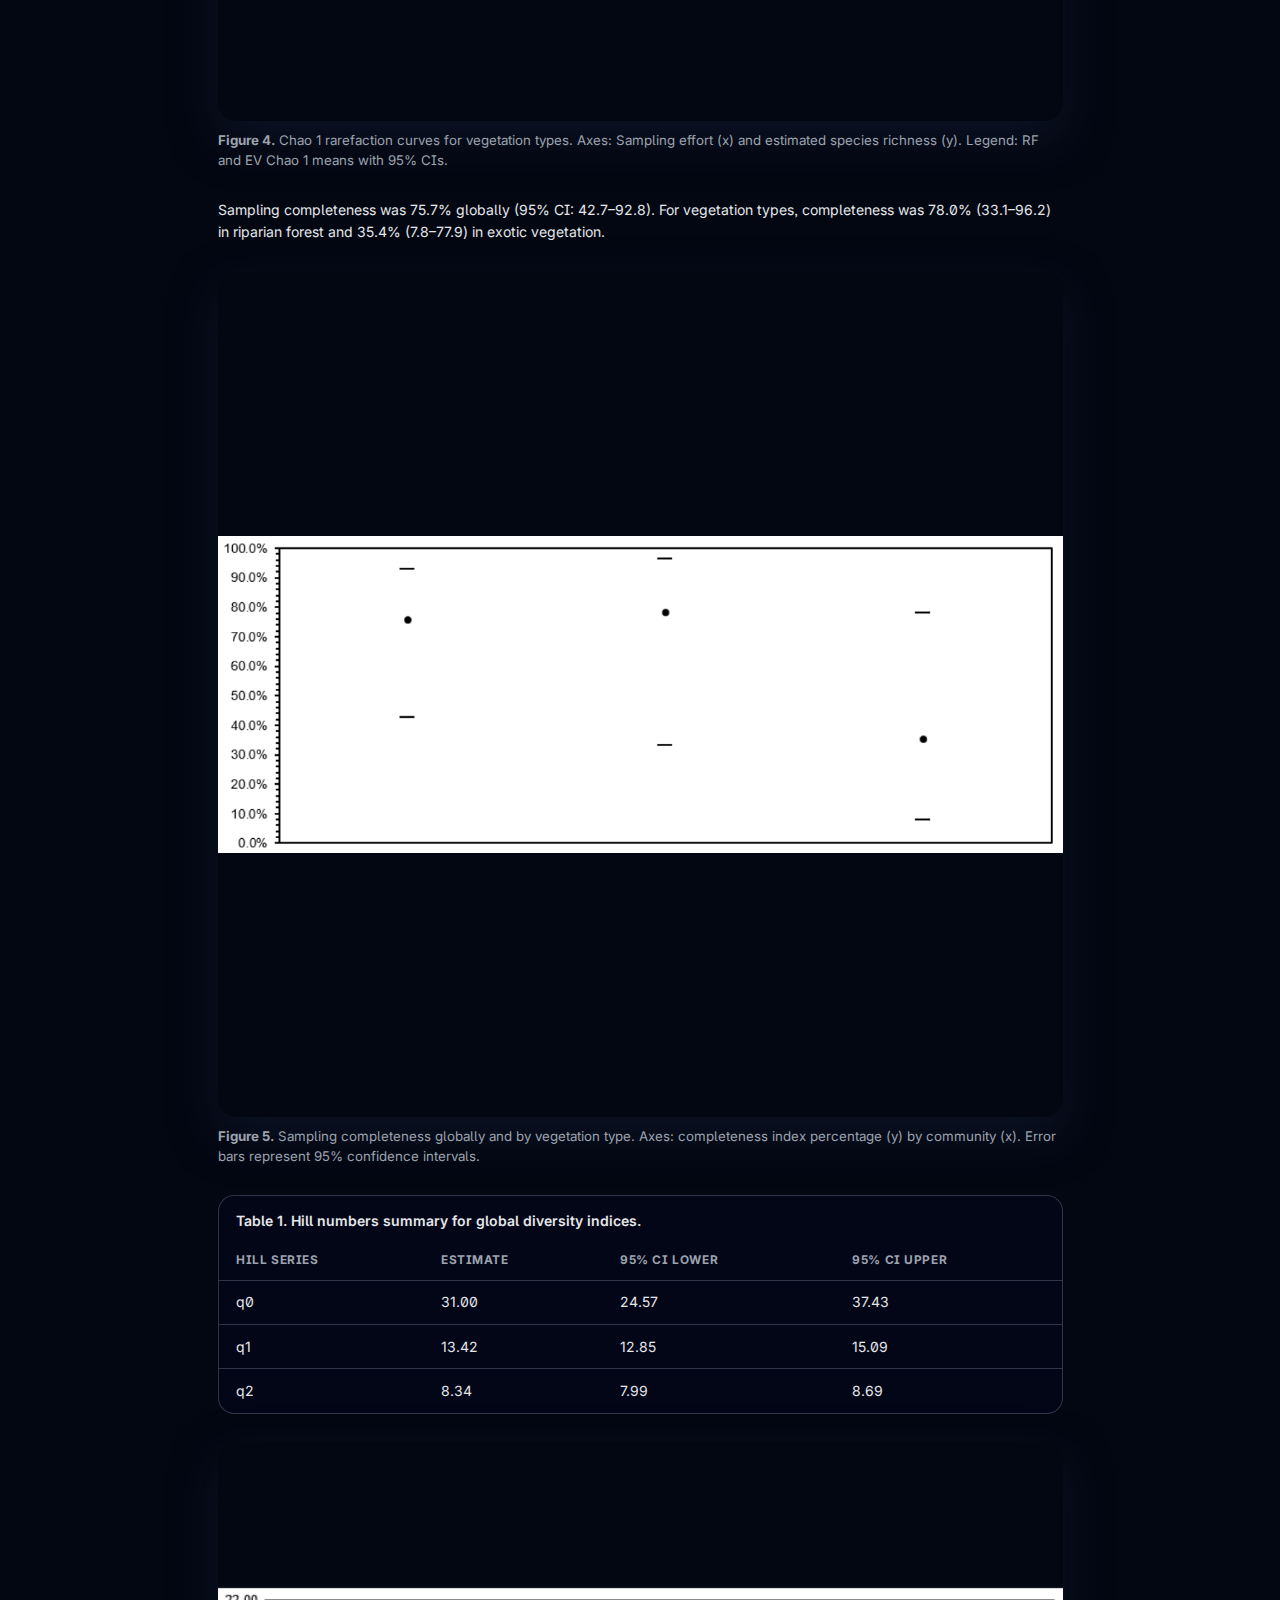
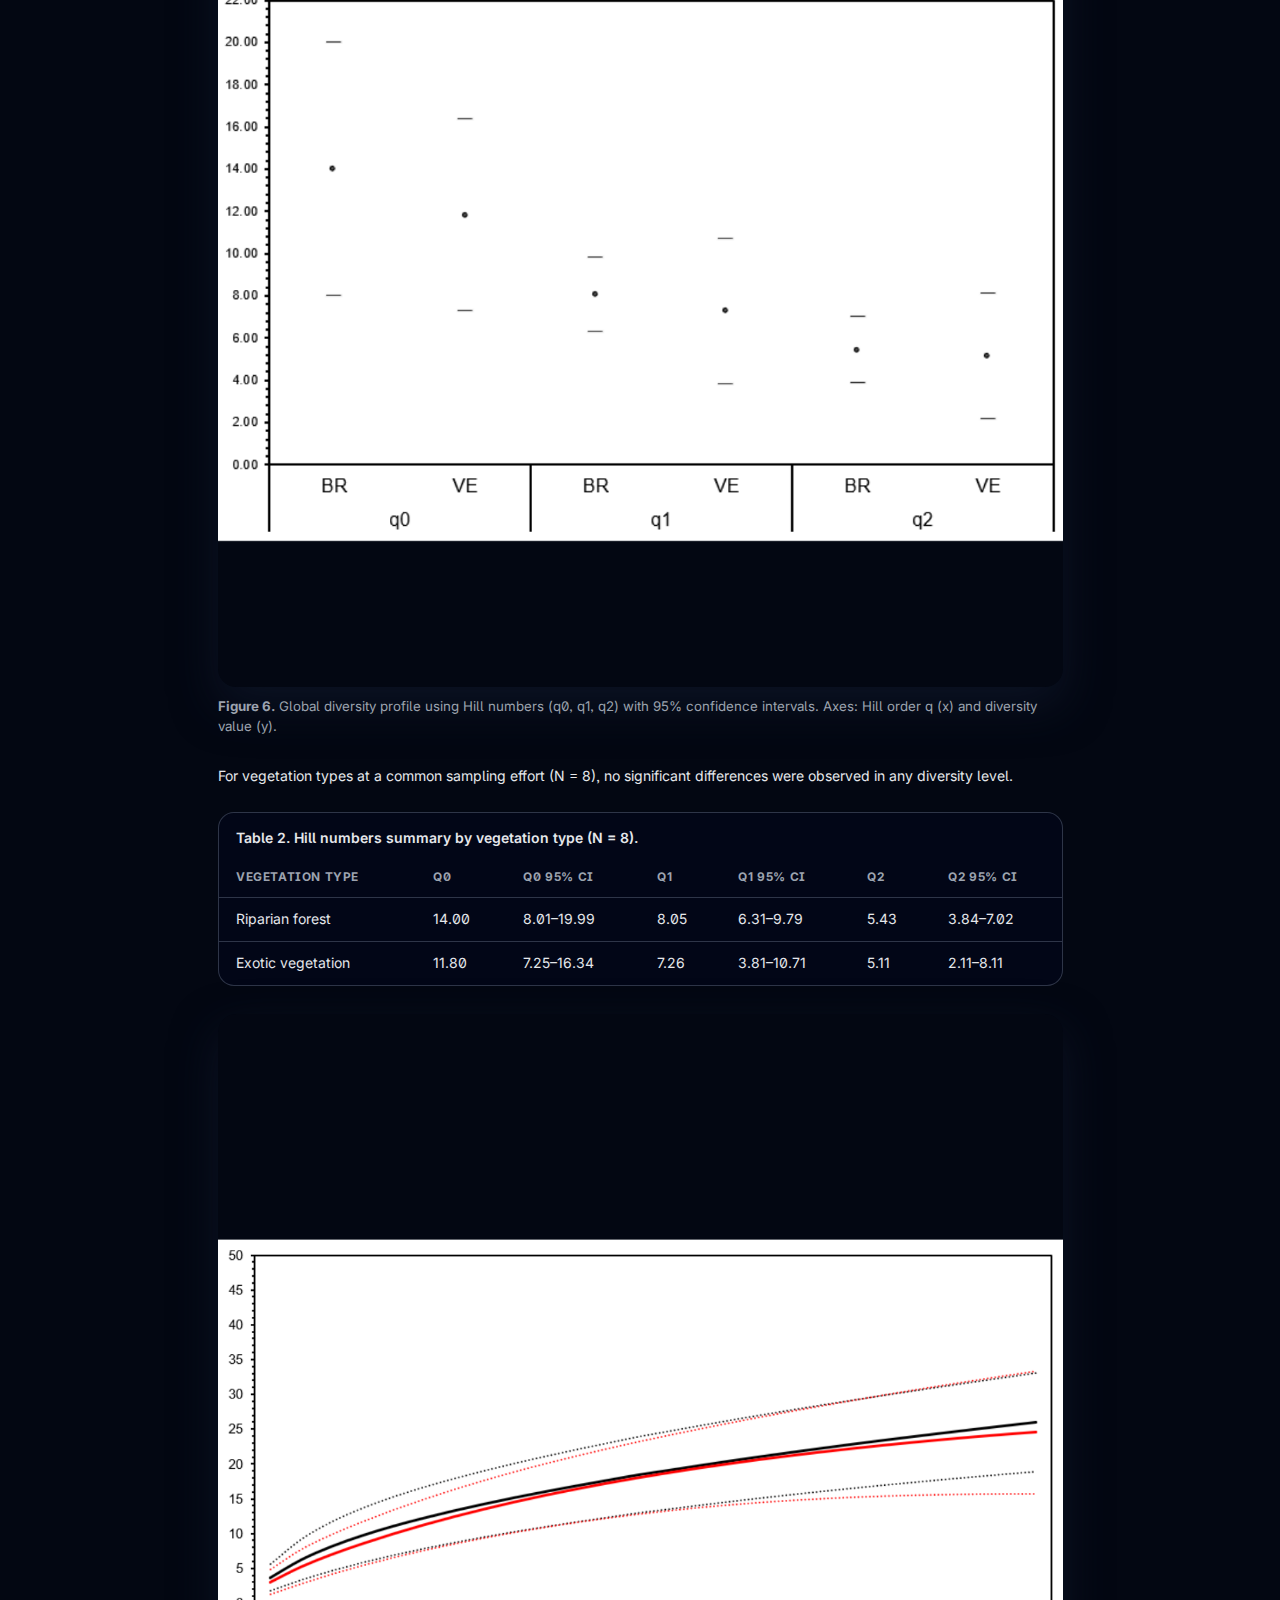
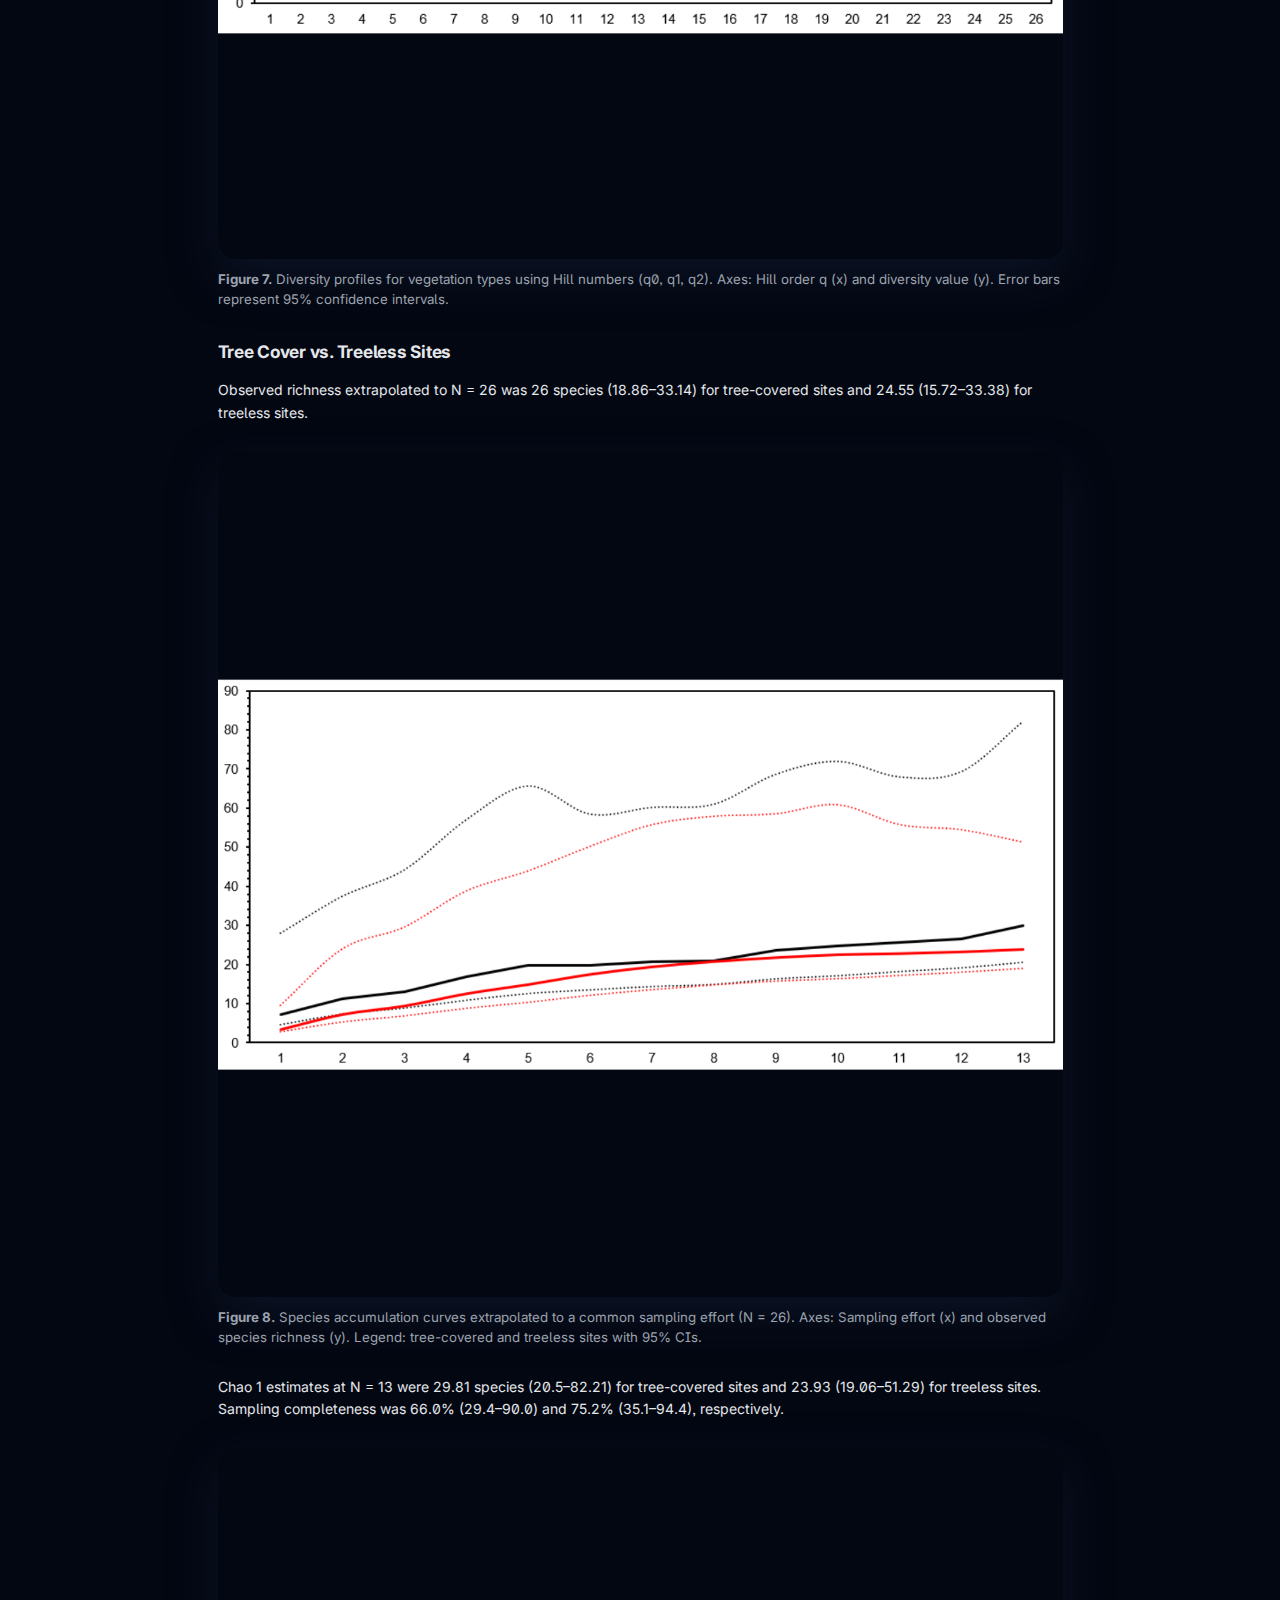
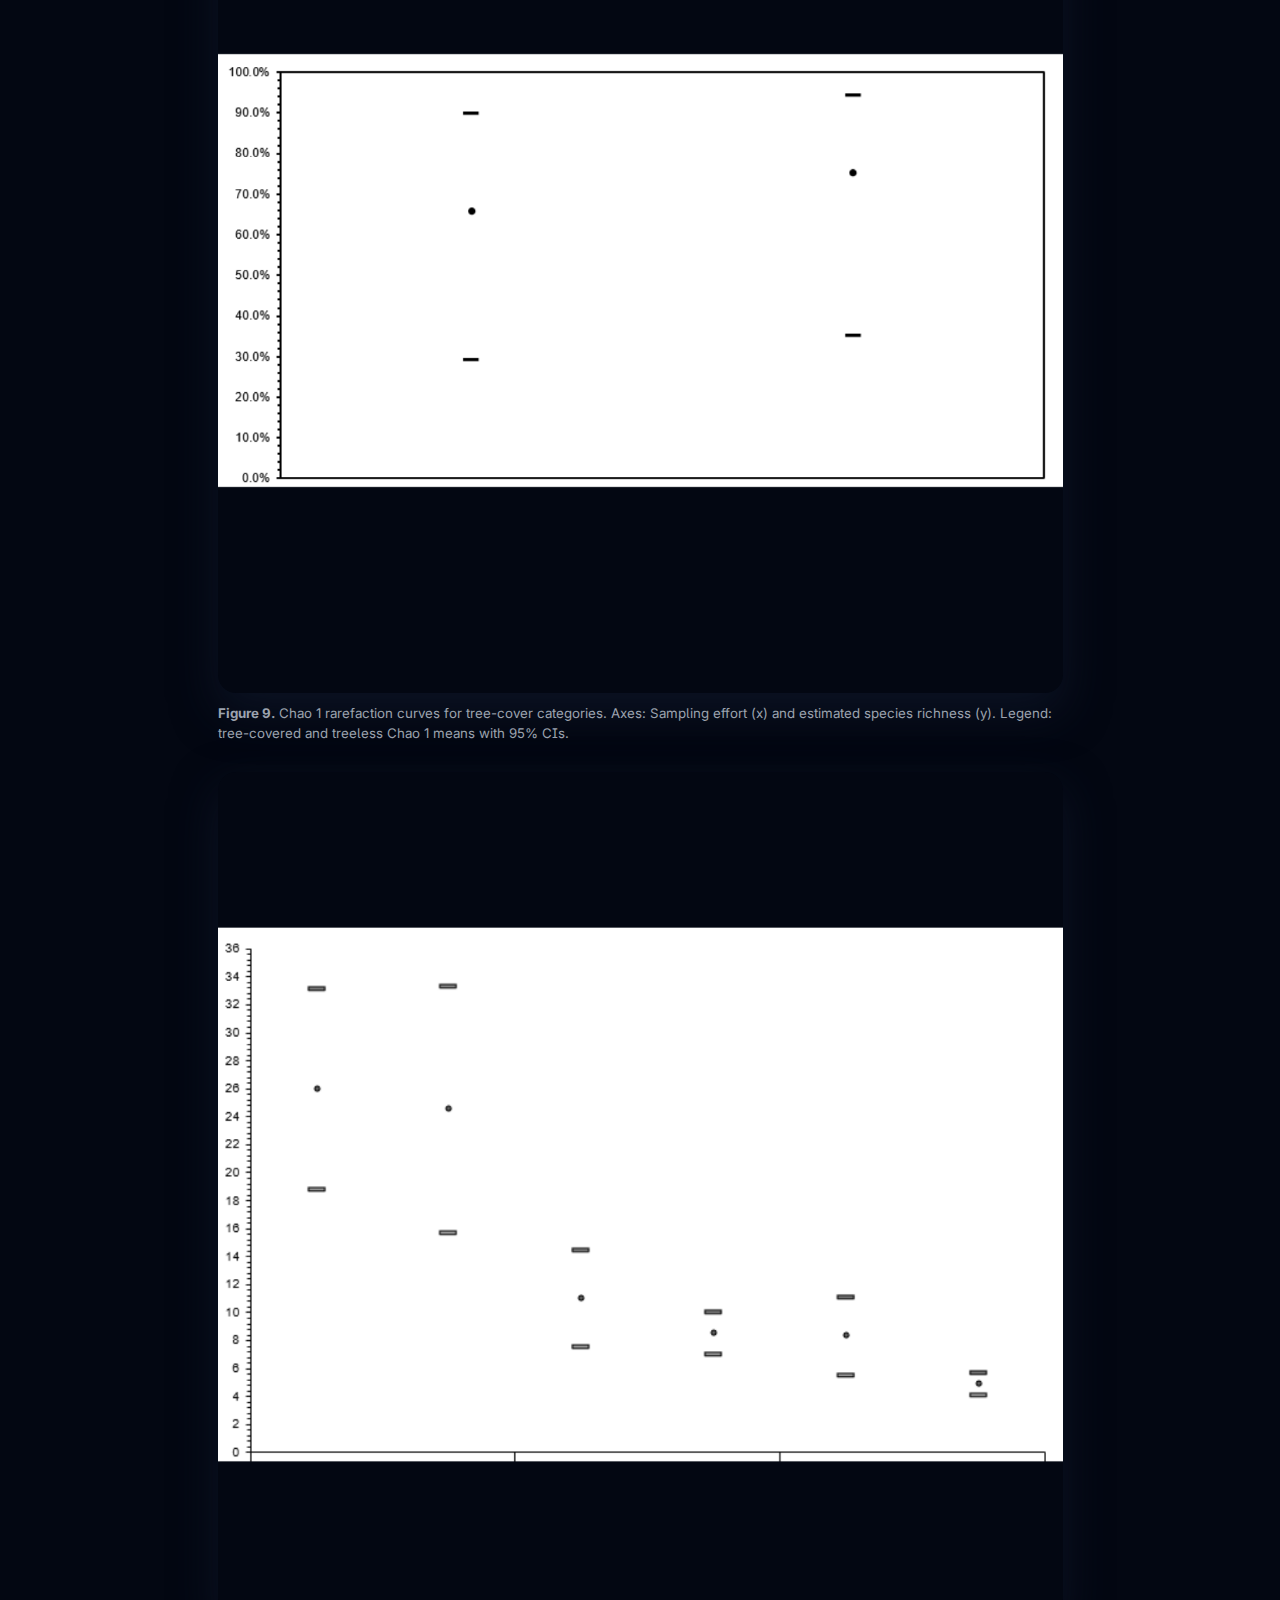
<file: project-riparian-forests.html>
<!DOCTYPE html>
<html lang="en">
<head>
  <meta charset="UTF-8" />
  <title>Riparian Forests & Urban Bird Diversity</title>
  <meta name="viewport" content="width=device-width, initial-scale=1" />
  <meta
    name="description"
    content="Multispectral remote sensing project on riparian forests and urban bird diversity."
  />
  <link rel="stylesheet" href="styles.css" />
  <link rel="preconnect" href="https://fonts.googleapis.com" />
  <link rel="preconnect" href="https://fonts.gstatic.com" crossorigin />
  <link
    href="https://fonts.googleapis.com/css2?family=Inter:wght@300;400;500;600;700&display=swap"
    rel="stylesheet"
  />
</head>
<body class="project-page">
  <header class="project-hero">
    <div class="container project-hero-grid">
      <div>
        <div class="project-hero-actions">
          <a class="project-back-link" href="index.html#full-portfolio">← Back to Portfolio</a>
          <button id="themeToggle" class="theme-toggle" type="button" aria-pressed="false">
            <span class="toggle-dot" aria-hidden="true"></span>
            <span id="themeToggleLabel">Dark mode</span>
          </button>
        </div>
        <h1>Riparian Forests & Urban Bird Diversity</h1>
        <p class="project-lead">
          Multispectral remote sensing and biodiversity surveys to understand how riparian forests shape urban bird
          communities.
        </p>
        <ul class="project-meta-list">
          <li><strong>Organization:</strong> Lab of Conservation Biology & Sustainable Development — UANL</li>
          <li><strong>Role:</strong> Researcher & GIS analyst</li>
          <li><strong>Year:</strong> 2024</li>
        </ul>
      </div>
      <div class="project-hero-media">
        <img src="images/bird-diversity-light.png" alt="Riparian forests and bird diversity profiles" />
      </div>
    </div>
  </header>

  <main class="project-main">
    <section class="project-section section-alt">
      <div class="container">
        <h2>Key Contributions</h2>
        <ul class="project-highlights">
          <li>Integrated multispectral remote sensing with field bird surveys along the Santa Catarina River corridor.</li>
          <li>Coordinated vegetation classification and land-use inputs provided by Sociedad Sostenible, A.C. (SOSAC).</li>
          <li>Computed diversity metrics (Hill numbers, Chao–Sorensen) to compare riparian and exotic vegetation.</li>
        </ul>
      </div>
    </section>

    <section class="project-section">
      <div class="container">
        <h2>Affiliation, Contributors, and Collaborators</h2>
        <ul class="project-reference-list">
          <li><strong>Affiliation:</strong> Lab of Conservation Biology & Sustainable Development — UANL</li>
          <li><strong>Contributor:</strong> Marcelo Guzmán (Researcher & GIS analyst)</li>
          <li><strong>Collaborators:</strong> Quantitative Ecology course team, SOSAC data providers, and field observers</li>
        </ul>
      </div>
    </section>

    <section class="project-section section-alt">
      <div class="container">
        <h2>Reference Contact Information</h2>
        <ul class="project-reference-list">
          <li><strong>Primary Contact:</strong> Juan A. Garcia · DATATON Panel Organiser · <a href="mailto:jgarcia@conl.mx">jgarcia@conl.mx</a></li>
          <li><strong>Affiliation:</strong> Lab of Conservation Biology & Sustainable Development — UANL</li>
        </ul>
      </div>
    </section>

    <section class="project-section">
      <div class="container">
        <h2>Available for Download</h2>
        <ul class="project-reference-list">
          <li><strong>Status:</strong> Available upon request.</li>
          <li><strong>Includes:</strong> Translated research summary, figures, and biodiversity tables.</li>
        </ul>
      </div>
    </section>

    <section class="project-section">
      <div class="container">
        <h2>Research Title</h2>
        <p>
          <strong>Terrestrial Resident Bird Diversity in the Urban Successional Environment of the Santa Catarina River
          for Different Land-Use and Vegetation Types</strong>
        </p>
        <p>
          This page translates and integrates the complete content of the small research project presented for the
          Quantitative Ecology course at the Universidad Autónoma de Nuevo León.
        </p>
      </div>
    </section>

    <section class="project-section section-alt">
      <div class="container">
        <h2>Introduction</h2>
        <p>
          The Santa Catarina River (SCR) is a meandering lotic river in the Bravo–San Juan basin in Nuevo León, northeast
          Mexico. It originates in the La Purísima canyon of the San José range and flows into the San Juan River across
          approximately 160 kilometers. In the Monterrey Metropolitan Area (MMA) it crosses the municipalities of
          Santiago, Santa Catarina, San Pedro, Monterrey, Guadalupe, Juárez, and Cadereyta.
        </p>
        <p>
          The SCR channel has been targeted by ambitious state and municipal projects. Urban growth across the 20th
          century fueled indiscriminate modification of the riverbed through infrastructure works that threaten water
          security and biodiversity. The most intense attempts to repurpose the SCR for urban entertainment and informal
          commerce occurred between the second half of the last century and 2010. Seasonal storms and hurricanes
          (Gilberto, Emily, and Alex in 1988, 2005, and 2010) have since reinforced the river’s role as a flood hazard,
          especially for downtown Monterrey and Guadalupe.
        </p>
        <p>
          Urbanization has reduced per-capita green space and complicated planning efforts. In Mexican cities,
          planning often reacts after rapid urban growth has already created deficits. The Santa Catarina River corridor
          now sits at the intersection of public pressure, ecological rights, and the need for water security.
        </p>
      </div>
    </section>

    <section class="project-section">
      <div class="container">
        <h2>Context and Background</h2>
        <p>
          A growing “One Health” movement in Monterrey links human health with ecological integrity. Recent protests
          against the transformation of Parque Libertad into a hospital illustrate how citizens prioritize access to green
          space alongside healthcare.
        </p>
        <p>
          Urbanization is a primary driver of biodiversity loss. Semi-arid cities can still retain native plant and bird
          diversity, even in marginal conditions, which makes urban restoration and conservation opportunities critical.
        </p>
        <p>
          Restoration studies show that urban river recovery improves water quality, biodiversity, and ecosystem
          services. More complex riparian landscapes support richer bird communities, and the Santa Catarina River
          connects several protected natural areas such as Cerro de las Mitras, La Huasteca, and Cumbres de Monterrey.
        </p>
        <p>
          A persistent challenge is the dominance of exotic plant species. In the Santa Catarina River, the successional
          stage is arrested by introduced species across all strata. Key exotics include <em>Leucaena leucocephala</em>,
          <em>Ricinus communis</em>, <em>Cyperus involucratus</em>, and <em>Melinis repens</em>. Research also emphasizes that native
          trees and native
          grasses most strongly support bird diversity, while higher pedestrian activity reduces richness and abundance of
          non-synanthropic birds.
        </p>
      </div>
    </section>

    <section class="project-section section-alt">
      <div class="container">
        <h2>Objectives</h2>
        <ul class="project-highlights">
          <li>Estimate bird richness and biodiversity for different vegetation types and structures.</li>
          <li>Evaluate differences among communities using Hill numbers and the Chao–Sorensen similarity index.</li>
        </ul>
        <h3>Hypothesis</h3>
        <p>
          Native riparian forest patches increase bird diversity because they represent ecologically important sites. Lower
          richness is expected in exotic vegetation and treeless sites, along with low community similarity and a higher
          percentage of exclusive species in riparian forest and tree-covered areas.
        </p>
      </div>
    </section>

    <section class="project-section">
      <div class="container">
        <h2>Methodology</h2>
        <h3>Study Area and Sampling</h3>
        <p>
          The study polygon is centered at N 25° 40' 8.9436 / W 100° 17' 39.0984 in one of the most disturbed sections
          of the SCR. It spans 1.27 square kilometers and extends approximately 8.02 kilometers east–west across
          central Monterrey.
        </p>

        <figure class="project-figure">
          <img src="images/santa-catarina/34.png" alt="Study area map and bird count points" />
          <figcaption>
            <strong>Graph 1.</strong> Map of the study area and the 40 point-count locations with 40-meter radius buffers.
          </figcaption>
        </figure>

        <p>
          Sampling took place during the first four days of April 2024, after winter migrants had departed. Forty
          randomized point counts with a 40-meter radius were conducted. Counts were performed by four to six observers
          over five minutes, after a three-minute settling period. Species were identified by sight and vocalizations. Points
          were numbered from east to west, beginning in Guadalupe, Nuevo León. The total sample size was 39 because
          point 35 was inaccessible.
        </p>

        <h3>Spatial Analysis and Vegetation Variables</h3>
        <p>
          Spatial data and classifications were provided by Sociedad Sostenible, A.C. (SOSAC). Eighteen land-use and
          vegetation classes were consolidated into three categories: riparian forest (RF), exotic vegetation (EV), and no
          apparent vegetation (NAV). Riparian forest includes woody genera such as <em>Salix</em>, <em>Populus</em>, and to a lesser extent
          <em>Platanus</em>, as well as native secondary riparian shrubs like mesquite and palo verde. Exotic vegetation includes
          African grasslands, reed beds, extensive castor-bean fields, palms, and guaje trees. NAV includes exposed clay
          and gravel riverbeds and paved patches from channelization.
        </p>

        <figure class="project-figure">
          <img src="images/santa-catarina/35.png" alt="Vegetation composition chart" />
          <figcaption>
            <strong>Graph 2.</strong> Vegetation composition across the study area. Categories: riparian forest, exotic
            vegetation, no apparent vegetation, and water bodies.
          </figcaption>
        </figure>

        <p>
          Of the 39 point counts, 22 were classified as exotic vegetation, nine as no apparent vegetation, and eight as
          riparian forest. The sampling extent contained 46% exotic vegetation, 26% NAV, 25% riparian forest, and 3%
          water bodies. Detectability issues in dense vegetation led to excluding NAV points from comparisons. Analyses
          focused on riparian forest versus exotic vegetation.
        </p>

        <p>
          To evaluate the role of tree cover, sites were also categorized by the presence of at least one tree. Tree cover
          was based on patches of riparian forest sensu stricto (cottonwood, willow, and sycamore). Twenty-six sites had
          at least one tree and 13 sites lacked woody vegetation.
        </p>

        <h3>Diversity Analysis</h3>
        <p>
          Bird diversity was estimated using Hill numbers: observed richness (q0), the exponential of Shannon (q1), and
          the inverse of Simpson (q2). Chao 1 was used to estimate species richness, emphasizing rare species. Sampling
          completeness was calculated as observed richness divided by estimated richness. EstimateS 9.10 provided
          bootstrap confidence intervals (1,000 iterations), while PAST4.0 supplied analytical confidence intervals for
          diversity indices. Community similarity was quantified using Chao–Sorensen. Aquatic bird species were excluded
          to reduce observer bias.
        </p>
      </div>
    </section>

    <section class="project-section section-alt">
      <div class="container">
        <h2>Results</h2>
        <h3>Global Diversity and Vegetation Comparisons</h3>
        <p>
          Global observed richness was 32 species (95% CI: 24.57–37.43). When extrapolated to the same sampling
          effort (N=22), riparian forest richness was 24.87 species (11.13–38.6), while exotic vegetation was 22 species
          (14.82–29.18).
        </p>

        <figure class="project-figure">
          <img src="images/santa-catarina/36.png" alt="Species accumulation curve for total sampling effort" />
          <figcaption>
            <strong>Figure 1.</strong> Species accumulation curve interpolated for total sampling effort (N = 39).
            Axes: Sampling effort (x) and observed species richness (y). Shaded area indicates the 95% confidence
            interval.
          </figcaption>
        </figure>

        <figure class="project-figure">
          <img src="images/santa-catarina/37.png" alt="Species accumulation curves by vegetation type" />
          <figcaption>
            <strong>Figure 2.</strong> Species accumulation curves extrapolated to a common sampling effort (N = 22).
            Axes: Sampling effort (x) and observed species richness (y). Legend: RF S(est) with 95% CI and EV S(est)
            with 95% CI.
          </figcaption>
        </figure>

        <p>
          Chao 1 estimated global richness at 40.96 species (33.39–72.55). For vegetation types, estimates were 17.94
          species (14.55–42.31) for riparian forest and 62.2 species (28.24–281.14) for exotic vegetation.
        </p>

        <figure class="project-figure">
          <img src="images/santa-catarina/38.png" alt="Chao 1 global rarefaction curve" />
          <figcaption>
            <strong>Figure 3.</strong> Rarefaction curve with Chao 1 estimated richness globally. Axes: Sampling effort (x)
            and estimated species richness (y). Legend: Chao 1 mean with 95% CI.
          </figcaption>
        </figure>

        <figure class="project-figure">
          <img src="images/santa-catarina/39.png" alt="Chao 1 rarefaction curves by vegetation type" />
          <figcaption>
            <strong>Figure 4.</strong> Chao 1 rarefaction curves for vegetation types. Axes: Sampling effort (x) and
            estimated species richness (y). Legend: RF and EV Chao 1 means with 95% CIs.
          </figcaption>
        </figure>

        <p>
          Sampling completeness was 75.7% globally (95% CI: 42.7–92.8). For vegetation types, completeness was 78.0%
          (33.1–96.2) in riparian forest and 35.4% (7.8–77.9) in exotic vegetation.
        </p>

        <figure class="project-figure">
          <img src="images/santa-catarina/40.png" alt="Sampling completeness by vegetation type" />
          <figcaption>
            <strong>Figure 5.</strong> Sampling completeness globally and by vegetation type. Axes: completeness index
            percentage (y) by community (x). Error bars represent 95% confidence intervals.
          </figcaption>
        </figure>

        <div class="table-wrapper">
          <table class="project-table">
            <caption>Table 1. Hill numbers summary for global diversity indices.</caption>
            <thead>
              <tr>
                <th>Hill series</th>
                <th>Estimate</th>
                <th>95% CI lower</th>
                <th>95% CI upper</th>
              </tr>
            </thead>
            <tbody>
              <tr>
                <td>q0</td>
                <td>31.00</td>
                <td>24.57</td>
                <td>37.43</td>
              </tr>
              <tr>
                <td>q1</td>
                <td>13.42</td>
                <td>12.85</td>
                <td>15.09</td>
              </tr>
              <tr>
                <td>q2</td>
                <td>8.34</td>
                <td>7.99</td>
                <td>8.69</td>
              </tr>
            </tbody>
          </table>
        </div>

        <figure class="project-figure">
          <img src="images/santa-catarina/41.png" alt="Global Hill numbers diversity profile" />
          <figcaption>
            <strong>Figure 6.</strong> Global diversity profile using Hill numbers (q0, q1, q2) with 95% confidence
            intervals. Axes: Hill order q (x) and diversity value (y).
          </figcaption>
        </figure>

        <p>
          For vegetation types at a common sampling effort (N = 8), no significant differences were observed in any
          diversity level.
        </p>

        <div class="table-wrapper">
          <table class="project-table">
            <caption>Table 2. Hill numbers summary by vegetation type (N = 8).</caption>
            <thead>
              <tr>
                <th>Vegetation type</th>
                <th>q0</th>
                <th>q0 95% CI</th>
                <th>q1</th>
                <th>q1 95% CI</th>
                <th>q2</th>
                <th>q2 95% CI</th>
              </tr>
            </thead>
            <tbody>
              <tr>
                <td>Riparian forest</td>
                <td>14.00</td>
                <td>8.01–19.99</td>
                <td>8.05</td>
                <td>6.31–9.79</td>
                <td>5.43</td>
                <td>3.84–7.02</td>
              </tr>
              <tr>
                <td>Exotic vegetation</td>
                <td>11.80</td>
                <td>7.25–16.34</td>
                <td>7.26</td>
                <td>3.81–10.71</td>
                <td>5.11</td>
                <td>2.11–8.11</td>
              </tr>
            </tbody>
          </table>
        </div>

        <figure class="project-figure">
          <img src="images/santa-catarina/42.png" alt="Hill numbers by vegetation type" />
          <figcaption>
            <strong>Figure 7.</strong> Diversity profiles for vegetation types using Hill numbers (q0, q1, q2).
            Axes: Hill order q (x) and diversity value (y). Error bars represent 95% confidence intervals.
          </figcaption>
        </figure>

        <h3>Tree Cover vs. Treeless Sites</h3>
        <p>
          Observed richness extrapolated to N = 26 was 26 species (18.86–33.14) for tree-covered sites and 24.55
          (15.72–33.38) for treeless sites.
        </p>

        <figure class="project-figure">
          <img src="images/santa-catarina/43.png" alt="Species accumulation curves by tree cover" />
          <figcaption>
            <strong>Figure 8.</strong> Species accumulation curves extrapolated to a common sampling effort (N = 26).
            Axes: Sampling effort (x) and observed species richness (y). Legend: tree-covered and treeless sites with 95%
            CIs.
          </figcaption>
        </figure>

        <p>
          Chao 1 estimates at N = 13 were 29.81 species (20.5–82.21) for tree-covered sites and 23.93 (19.06–51.29)
          for treeless sites. Sampling completeness was 66.0% (29.4–90.0) and 75.2% (35.1–94.4), respectively.
        </p>

        <figure class="project-figure">
          <img src="images/santa-catarina/44.png" alt="Chao 1 estimates for tree cover categories" />
          <figcaption>
            <strong>Figure 9.</strong> Chao 1 rarefaction curves for tree-cover categories. Axes: Sampling effort (x) and
            estimated species richness (y). Legend: tree-covered and treeless Chao 1 means with 95% CIs.
          </figcaption>
        </figure>

        <figure class="project-figure">
          <img src="images/santa-catarina/45.png" alt="Sampling completeness by tree cover" />
          <figcaption>
            <strong>Figure 10.</strong> Sampling completeness for tree-covered and treeless sites. Axes: completeness index
            percentage (y) by category (x). Error bars represent 95% confidence intervals.
          </figcaption>
        </figure>

        <div class="table-wrapper">
          <table class="project-table">
            <caption>Table 3. Hill numbers summary by tree cover category.</caption>
            <thead>
              <tr>
                <th>Tree cover</th>
                <th>q0</th>
                <th>q0 95% CI</th>
                <th>q1</th>
                <th>q1 95% CI</th>
                <th>q2</th>
                <th>q2 95% CI</th>
              </tr>
            </thead>
            <tbody>
              <tr>
                <td>Tree-covered</td>
                <td>26.00</td>
                <td>18.86–33.14</td>
                <td>11.04</td>
                <td>7.61–14.47</td>
                <td>8.35</td>
                <td>5.59–11.11</td>
              </tr>
              <tr>
                <td>Treeless</td>
                <td>24.55</td>
                <td>15.72–33.38</td>
                <td>8.54</td>
                <td>7.05–10.03</td>
                <td>4.94</td>
                <td>4.10–5.78</td>
              </tr>
            </tbody>
          </table>
        </div>

        <h3>PAST4 Diversity Profiles</h3>
        <p>
          PAST4 profiles showed similar patterns overall, but in contrast to the previous analysis, tree-covered versus
          treeless categories displayed significant differences at all q levels (p = 0.006 for Shannon, p = 0.012 for
          Simpson).
        </p>

        <figure class="project-figure">
          <img src="images/santa-catarina/46.png" alt="PAST4 Hill number profiles" />
          <figcaption>
            <strong>Figure 11.</strong> Hill number profiles from PAST4. Panels: global (left), vegetation type (center), tree
            cover (right). Axes: Hill order q (x) and diversity value (y).
          </figcaption>
        </figure>

        <div class="table-wrapper">
          <table class="project-table">
            <caption>Table 4. Hill numbers from PAST4 for tree cover categories.</caption>
            <thead>
              <tr>
                <th>Tree cover</th>
                <th>q0</th>
                <th>q1</th>
                <th>q2</th>
              </tr>
            </thead>
            <tbody>
              <tr>
                <td>Tree-covered</td>
                <td>26.0</td>
                <td>14.4 (95% CI: 12.3–16.8)</td>
                <td>9.9 (95% CI: 8.2–12.3)</td>
              </tr>
              <tr>
                <td>Treeless</td>
                <td>18.0</td>
                <td>9.6 (95% CI: 7.4–12.4)</td>
                <td>5.2 (95% CI: 3.8–8.2)</td>
              </tr>
            </tbody>
          </table>
        </div>

        <div class="table-wrapper">
          <table class="project-table">
            <caption>Table 5. Shared species percentages (Chao–Sorensen).</caption>
            <thead>
              <tr>
                <th>Comparison</th>
                <th>Chao–Sorensen estimate</th>
                <th>Standard deviation</th>
              </tr>
            </thead>
            <tbody>
              <tr>
                <td>Riparian forest vs. exotic vegetation</td>
                <td>90.2%</td>
                <td>6.9%</td>
              </tr>
              <tr>
                <td>Tree-covered vs. treeless</td>
                <td>88.1%</td>
                <td>8.5%</td>
              </tr>
            </tbody>
          </table>
        </div>

        <div class="table-wrapper">
          <table class="project-table">
            <caption>Table 6. Exclusive species composition by community.</caption>
            <thead>
              <tr>
                <th>Riparian forest only</th>
                <th>Exotic vegetation only</th>
              </tr>
            </thead>
            <tbody>
              <tr>
                <td>
                  <ul>
                    <li><em>Buteo plagiatus</em></li>
                    <li><em>Cynanthus latirostris</em></li>
                    <li><em>Dryobates scalaris</em></li>
                    <li><em>Haemorhous mexicanus</em></li>
                    <li><em>Mimus polyglottos</em></li>
                    <li><em>Polioptila caerulea</em></li>
                    <li><em>Pyrocephalus rubinus</em></li>
                    <li><em>Spizella passerina</em></li>
                    <li><em>Troglodytes aedon</em></li>
                    <li><em>Tyrannus melancholicus</em></li>
                  </ul>
                </td>
                <td>
                  <ul>
                    <li><em>Callipepla squamata</em></li>
                  </ul>
                </td>
              </tr>
            </tbody>
          </table>
        </div>

        <div class="table-wrapper">
          <table class="project-table">
            <caption>Table 7. Exclusive species composition by tree cover.</caption>
            <thead>
              <tr>
                <th>Tree-covered only</th>
                <th>Treeless only</th>
              </tr>
            </thead>
            <tbody>
              <tr>
                <td>
                  <ul>
                    <li><em>Geothlypis trichas</em></li>
                    <li><em>Leiothlypis celata</em></li>
                    <li><em>Mimus polyglottos</em></li>
                    <li><em>Passer domesticus</em></li>
                    <li><em>Pyrocephalus rubinus</em></li>
                    <li><em>Sayornis nigricans</em></li>
                    <li><em>Setophaga coronata</em></li>
                    <li><em>Sialia</em> spp.</li>
                    <li><em>Troglodytes aedon</em></li>
                    <li><em>Tyrannus couchii</em></li>
                    <li><em>Vireo</em> spp.</li>
                  </ul>
                </td>
                <td>
                  <ul>
                    <li><em>Arremonops rufivirgatus</em></li>
                    <li><em>Callipepla squamata</em></li>
                    <li><em>Haemorhous mexicanus</em></li>
                    <li><em>Myiopsitta monachus</em></li>
                    <li><em>Spizella passerina</em></li>
                  </ul>
                </td>
              </tr>
            </tbody>
          </table>
        </div>

        <figure class="project-figure">
          <img src="images/santa-catarina/47.png" alt="House finch and lesser goldfinch in exotic vegetation" />
          <figcaption>
            <strong>Graph 3.</strong> House Finch (left) perched on a fallen tree in a castor-bean patch and Lesser
            Goldfinch (right) perched in an aster patch.
          </figcaption>
        </figure>
      </div>
    </section>

    <section class="project-section">
      <div class="container">
        <h2>Discussion</h2>
        <p>
          No sampling effort can detect every species in a community, especially when rare species are common. The
          study was more representative for tree-covered versus treeless comparisons than for riparian forest versus
          exotic vegetation. Exotic vegetation exhibited lower detection and likely reflects the vast riverbed dominated by
          castor bean, reeds, and other introduced species. Riparian forest patches were few, small, and isolated, which
          may artificially increase completeness indices. Overall, the study indicates the need for a greater sampling
          effort to capture the full richness of terrestrial birds in the SCR.
        </p>
        <p>
          Differences in bird diversity may be more visible when vegetation structure is considered alongside vegetation
          type. Simultaneous evaluation of both composition and structure tends to yield better results in urban bird
          diversity studies.
        </p>
        <p>
          The survey recorded 31 terrestrial bird species and nine aquatic species, representing about 20% of the
          resident bird species of Nuevo León. The most abundant families were Columbidae, Icteridae, and Tyrannidae.
          Tyrannidae was also the richest family. Species with conservation status or regional endemism include the
          Green Parakeet (<em>Psittacara holochlorus</em>, listed as Threatened in NOM-059-SEMARNAT-2010), along with the
          Olive Sparrow (<em>Arremonops rufivirgatus</em>) and Broad-billed Hummingbird (<em>Cynanthus latirostris</em>).
        </p>
        <p>
          Compared with other riparian studies in the MMA, the recorded richness is low and likely reflects limited
          sampling. For example, a two-year survey in the La Silla River recorded 152 species, and iNaturalist data lists
          117 species for the SCR. Observer effects also influenced detection: up to six observers were present at some
          points, and sound-based abundance estimates relied on human judgment. These factors likely contributed to
          variability in abundance estimates.
        </p>
        <p>
          Riparian forests in arid urban landscapes support higher bird diversity, and the SCR follows this pattern:
          tree-covered sites showed significantly greater richness and diversity than treeless sites. Species such as
          <em>Pitangus sulfuratus</em>, <em>Melanerpes aurifrons</em>, and <em>Spinus psaltria</em> were recorded frequently in tree-covered sites.
          Introduced species like the House Sparrow (<em>Passer domesticus</em>) also concentrated in riparian forest. Treeless
          sites were used by native species as well, including House Finch (<em>Haemorhous mexicanus</em>), which used large
          aster patches for foraging.
        </p>
      </div>
    </section>

    <section class="project-section section-alt">
      <div class="container">
        <h2>Conclusions</h2>
        <p>
          The study emphasizes the ecological importance of native riparian trees for bird diversity in the Santa Catarina
          River. Tree-covered sites consistently supported higher richness and diversity in several analyses. However, the
          sampling effort was insufficient to fully capture terrestrial bird richness. Future studies should expand sampling,
          incorporate more robust statistical designs, and evaluate vegetation structure and composition more precisely
          (for example, using distance sampling to reduce detectability bias). Multi-season surveys are recommended to
          capture total diversity across the SCR.
        </p>
        <p>
          The SCR faces significant challenges from urbanization and poor vegetation management. Conservation of its
          biodiversity and water security depends on evidence-based urban planning. The hypothesis that exotic vegetation
          patches host lower diversity than riparian forest patches cannot be rejected, raising questions about aggressive
          removal strategies that are not informed by rigorous ecological data.
        </p>
      </div>
    </section>

    <section class="project-section">
      <div class="container">
        <h2>References and Bibliography</h2>
        <ol class="project-reference-ol">
          <li>Aronson, M. et al. (2014). A global analysis of the impacts of urbanization on bird and plant diversity reveals key anthropogenic drivers. Proceedings of the Royal Society B: Biological Sciences, 281. https://doi.org/10.1098/rspb.2013.3330</li>
          <li>Castillo-Muñoz, M., &amp; Guzmán-Hernández, J. L. (2021). Composition and structure of the bird community in an urban riparian corridor of the metropolitan area of Monterrey, Nuevo Leon, Mexico. Huitzil, 22(2).</li>
          <li>Chao, A. (1984). Nonparametric estimation of the number of classes in a population. Scandinavian Journal of Statistics, 11(4), 265–270.</li>
          <li>Chao, A. et al. (2005). A new statistical approach for assessing similarity of species composition with incidence and abundance data. Ecology Letters, 8(2), 148–159.</li>
          <li>Chao, A. et al. (2020). Quantifying sample completeness and comparing diversities among assemblages. Ecological Research, 35(2), 292–314.</li>
          <li>Chin, A. (2006). Urban transformation of river landscapes in a global context. Geomorphology, 79(3-4), 460–487.</li>
          <li>Colwell, R. K. (2013). EstimateS: Statistical Estimation of Species Richness and Shared Species from Samples. Version 9.1.0. Retrieved from http://viceroy.eeb.uconn.edu/estimates/</li>
          <li>Contreras-Balderas, A. J. et al. (2008). Nuevo León. In Avifaunas Estatales de México. CIPAMEX.</li>
          <li>Donnelly, R., &amp; Marzluff, J. M. (2004). Importance of reserve size and landscape context to urban bird conservation. Conservation Biology, 18(3), 733–745.</li>
          <li>Estrada, F. et al. (2020). An analysis of current sustainability of Mexican cities and their exposure to climate change. Frontiers in Environmental Science, 8, 25.</li>
          <li>Guo, S. et al. (2019). Bird communities in urban riparian areas: Response to the local-and landscape-scale environmental variables. Forests, 10(8), 683.</li>
          <li>Hammer, Ø. et al. (2001). PAST: Paleontological Statistics Software Package for Education and Data Analysis. Palaeontologia Electronica, 4(1), 9.</li>
          <li>Hill, M. O. (1973). Diversity and Evenness: A Unifying Notation and Its Consequences. Ecology, 54(2), 427–432.</li>
          <li>INEGI (1986). Síntesis geográfica del estado de Nuevo León. Secretaría de Programación y Presupuesto.</li>
          <li>Lindenmayer, D. B. et al. (2009). Do observer differences in bird detection affect inferences from large-scale ecological studies? Emu-Austral Ornithology, 109(2), 100–106.</li>
          <li>Lu, W. et al. (2019). Ecological effect assessment based on the DPSIR model of a polluted urban river during restoration: A case study of the Nanfei River, China. Ecological Indicators, 96, 146–152.</li>
          <li>Marzluff, J. M. (2008). Island biogeography for an urbanizing world. In Urban ecology: An international perspective on the interaction between humans and nature, 355–371.</li>
          <li>Mata-Balderas, J. M. et al. (2020). Riqueza, composición y abundancia de especies en una comunidad vegetal ribereña en el río Santa Catarina, Monterrey, Nuevo León. CienciaUAT, 14(2), 6–20.</li>
          <li>Medellín Mendoza, L. N. (2006). La resistencia a la democracia deliberativa. Región y sociedad, 18(36), 71–105.</li>
          <li>Pennington, D. N. et al. (2008). The conservation value of urban riparian areas for landbirds during spring migration. Biological Conservation, 141(5), 1235–1248.</li>
          <li>Pennington, D. N., &amp; Blair, R. B. (2011). Habitat selection of breeding riparian birds in an urban environment. Diversity and Distributions, 17, 506–518.</li>
          <li>Sandström, U. G. et al. (2006). Ecological diversity of birds in relation to the structure of urban green space. Landscape and Urban Planning, 77(1-2), 39–53.</li>
          <li>Seymour, C. L., &amp; Simmons, R. E. (2008). Can severely fragmented patches of riparian vegetation still be important for arid-land bird diversity? Journal of Arid Environments, 72(12), 2275–2281.</li>
          <li>Suri, J. et al. (2017). More than just a corridor: A suburban river catchment enhances bird functional diversity. Landscape and Urban Planning, 157, 331–342.</li>
          <li>Vega, V. N. (2023). El río Santa Catarina y su histórico vínculo urbano con Monterrey, Nuevo León. Academia XXII, 14(28), 58–86.</li>
          <li>White, J. G. et al. (2005). Non-uniform bird assemblages in urban environments: the influence of streetscape vegetation. Landscape and Urban Planning, 71(2-4), 123–135.</li>
          <li>WWF. (2022). Living planet report. Risk and resilience in a new era. Report No. 978-2-940529-40-7.</li>
          <li>Zinsstag, J. et al. (2011). From “one medicine” to “one health” and systemic approaches to health and well-being. Preventive Veterinary Medicine, 101(3-4), 148–156.</li>
        </ol>
      </div>
    </section>

    <section class="project-section section-alt">
      <div class="container">
        <h2>Appendix A. Species List by Family</h2>
        <div class="species-grid">
          <div>
            <h3>Accipitridae</h3>
            <p><em>Buteo plagiatus</em></p>
            <h3>Anatidae</h3>
            <p><em>Carina moschata</em> · <em>Spatula discors</em></p>
            <h3>Ardeidae</h3>
            <p><em>Arde alba</em> · <em>Egretta thula</em></p>
            <h3>Cerylidae</h3>
            <p><em>Megaceryle torquata</em></p>
            <h3>Charadriidae</h3>
            <p><em>Charadrius vociferus</em></p>
            <h3>Columbidae</h3>
            <p><em>Zenaida asiatica</em></p>
            <h3>Fringillidae</h3>
            <p><em>Haemorhous mexicanus</em> · <em>Spinus psaltria</em></p>
            <h3>Hirundinidae</h3>
            <p><em>Stelgidopteryx serripennis</em></p>
            <h3>Icteridae</h3>
            <p><em>Agelaius phoeniceus</em> · <em>Quiscalus mexicanus</em></p>
            <h3>Mimidae</h3>
            <p><em>Mimus polyglottos</em></p>
          </div>
          <div>
            <h3>Parulidae</h3>
            <p><em>Geothlypis trichas</em> · <em>Leiothlypis celata</em> · <em>Setophaga coronata</em></p>
            <h3>Passeridae</h3>
            <p><em>Passer domesticus</em></p>
            <h3>Passerellidae</h3>
            <p><em>Arremonops rufivirgatus</em> · <em>Spizella passerina</em></p>
            <h3>Phalacrocoracidae</h3>
            <p><em>Nannopterum brasilianus</em></p>
            <h3>Picidae</h3>
            <p><em>Dryobates scalaris</em> · <em>Melanerpes aurifrons</em></p>
            <h3>Polioptilidae</h3>
            <p><em>Polioptila caerulea</em></p>
            <h3>Psittacidae</h3>
            <p><em>Myiopsitta monachus</em> (introduced) · <em>Psittacara holochlorus</em> (Threatened — NOM-059-SEMARNAT-2010)</p>
            <h3>Odontophoridae</h3>
            <p><em>Callipepla squamata</em></p>
            <h3>Scolopacidae</h3>
            <p><em>Actitis macularius</em></p>
            <h3>Threskiornithidae</h3>
            <p><em>Plegadis chihi</em></p>
            <h3>Trochilidae</h3>
            <p><em>Cynanthus latirostris</em></p>
            <h3>Troglodytidae</h3>
            <p><em>Troglodytes aedon</em></p>
            <h3>Turdidae</h3>
            <p><em>Sialia</em> spp.</p>
            <h3>Tyrannidae</h3>
            <p><em>Pitangus sulphuratus</em> · <em>Pyrocephalus rubinus</em> · <em>Sayornis nigricans</em> · <em>Tyrannus couchii</em> · <em>Tyrannus melancholicus</em></p>
            <h3>Vireonidae</h3>
            <p><em>Vireo</em> spp.</p>
          </div>
        </div>
      </div>
    </section>

    <section class="project-section">
      <div class="container">
        <h2>Reference Contact Information</h2>
        <ul class="project-reference-list">
          <li><strong>Primary Contact:</strong> Juan A. Garcia · DATATON Panel Organiser · <a href="mailto:jgarcia@conl.mx">jgarcia@conl.mx</a></li>
          <li><strong>Affiliation:</strong> Lab of Conservation Biology & Sustainable Development — UANL</li>
        </ul>
      </div>
    </section>
  </main>

  <footer class="site-footer">
    <div class="container footer-inner">
      <p>© <span id="year"></span> Marcelo Guzmán. Built with HTML & CSS, hosted on GitHub Pages.</p>
    </div>
  </footer>

  <script>
    document.getElementById("year").textContent = new Date().getFullYear();

    const htmlEl = document.documentElement;
    const toggleBtn = document.getElementById("themeToggle");
    const toggleLabel = document.getElementById("themeToggleLabel");

    function setTheme(theme) {
      if (theme === "dark") {
        htmlEl.setAttribute("data-theme", "dark");
        toggleBtn?.setAttribute("aria-pressed", "true");
        if (toggleLabel) toggleLabel.textContent = "Light mode";
      } else {
        htmlEl.removeAttribute("data-theme");
        toggleBtn?.setAttribute("aria-pressed", "false");
        if (toggleLabel) toggleLabel.textContent = "Dark mode";
      }
    }

    const storedTheme = localStorage.getItem("theme");
    setTheme(storedTheme || "dark");

    toggleBtn?.addEventListener("click", () => {
      const isDark = htmlEl.getAttribute("data-theme") === "dark";
      const nextTheme = isDark ? "light" : "dark";
      setTheme(nextTheme);
      localStorage.setItem("theme", nextTheme);
    });
  </script>
</body>
</html>
</file>
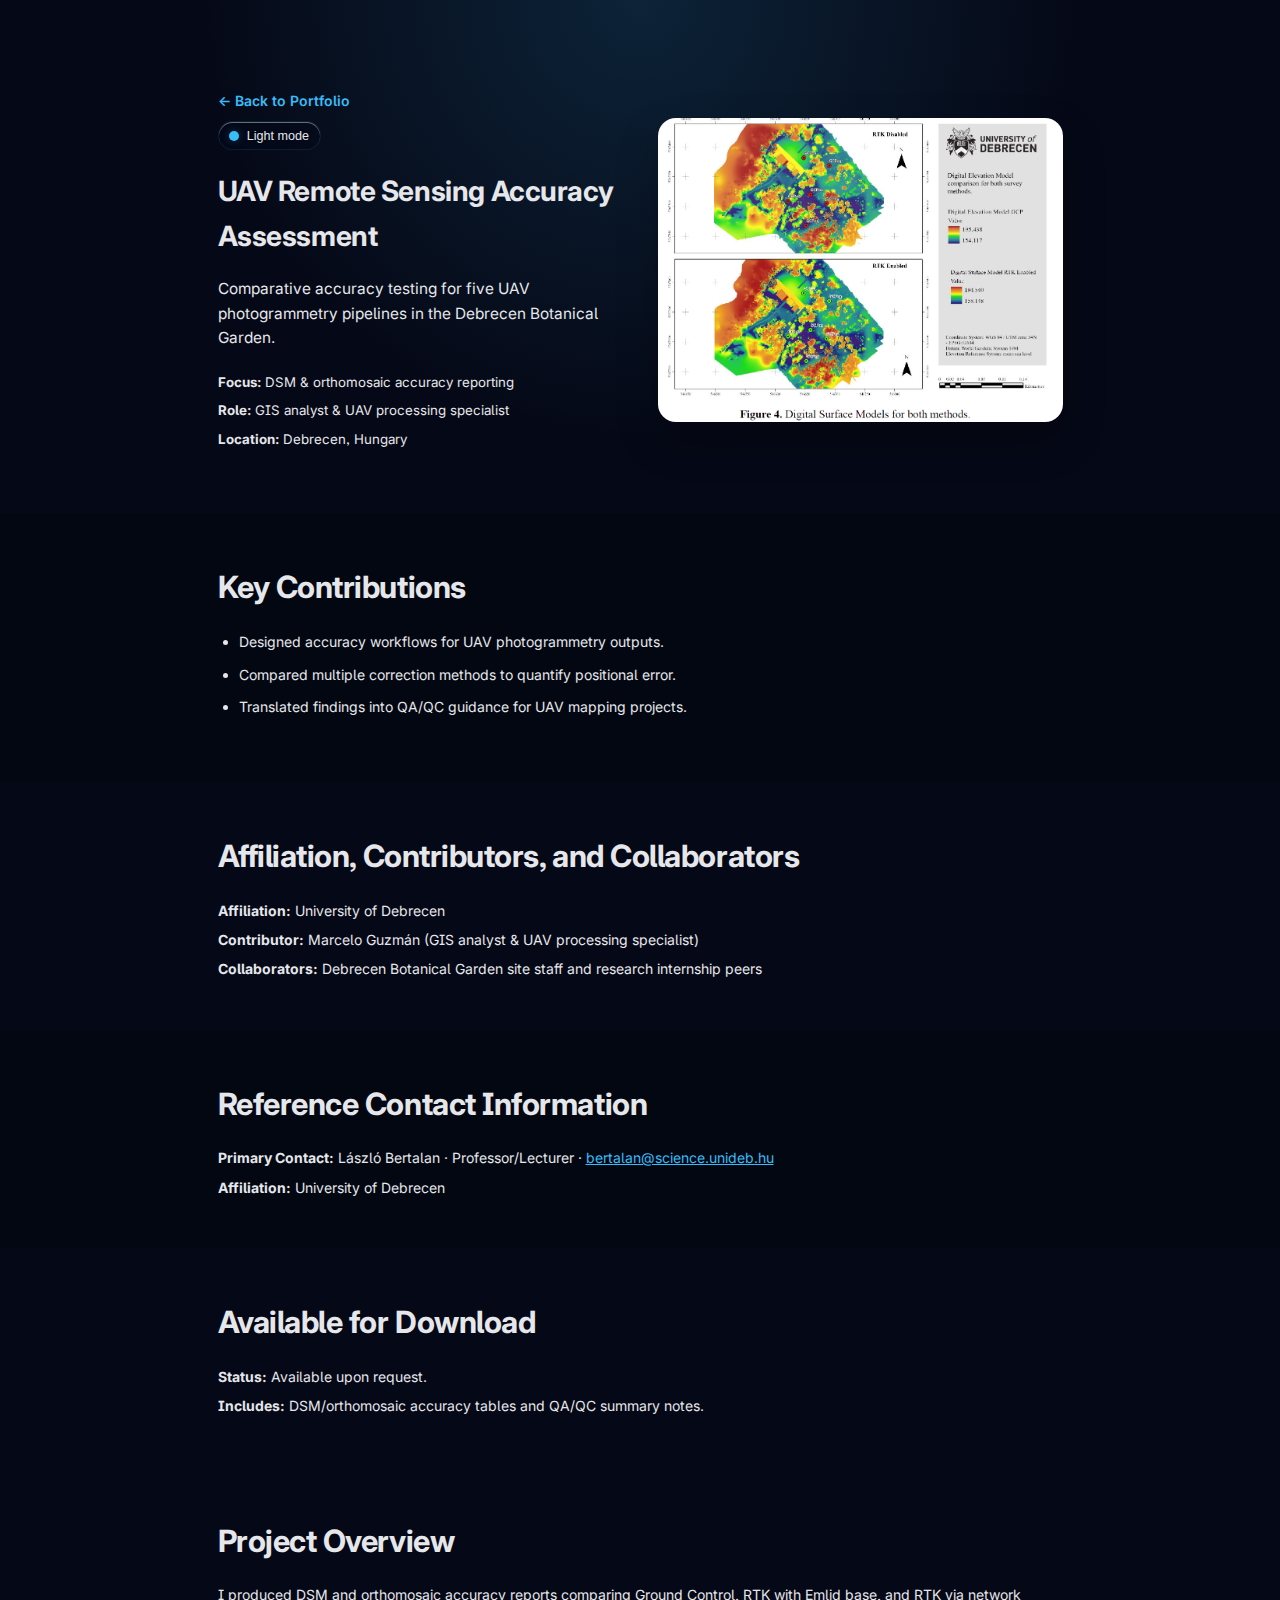
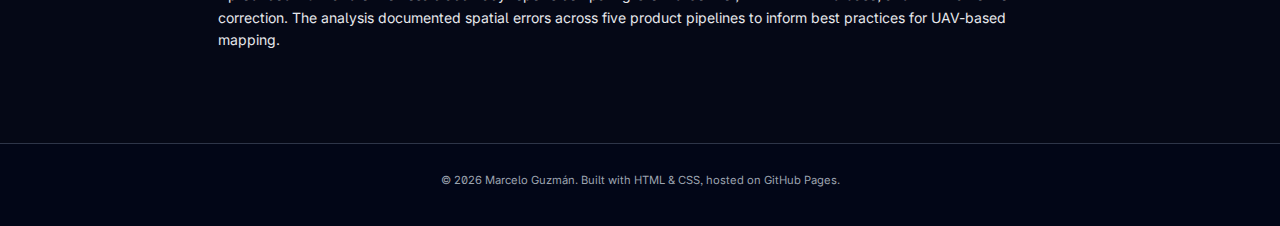
<file: project-uav-accuracy.html>
<!DOCTYPE html>
<html lang="en">
<head>
  <meta charset="UTF-8" />
  <title>UAV Remote Sensing Accuracy Assessment</title>
  <meta name="viewport" content="width=device-width, initial-scale=1" />
  <meta
    name="description"
    content="Accuracy assessment for UAV photogrammetry pipelines in Debrecen Botanical Garden."
  />
  <link rel="stylesheet" href="styles.css" />
  <link rel="preconnect" href="https://fonts.googleapis.com" />
  <link rel="preconnect" href="https://fonts.gstatic.com" crossorigin />
  <link
    href="https://fonts.googleapis.com/css2?family=Inter:wght@300;400;500;600;700&display=swap"
    rel="stylesheet"
  />
</head>
<body class="project-page">
  <header class="project-hero">
    <div class="container project-hero-grid">
      <div>
        <div class="project-hero-actions">
          <a class="project-back-link" href="index.html#full-portfolio">← Back to Portfolio</a>
          <button id="themeToggle" class="theme-toggle" type="button" aria-pressed="false">
            <span class="toggle-dot" aria-hidden="true"></span>
            <span id="themeToggleLabel">Dark mode</span>
          </button>
        </div>
        <h1>UAV Remote Sensing Accuracy Assessment</h1>
        <p class="project-lead">
          Comparative accuracy testing for five UAV photogrammetry pipelines in the Debrecen Botanical Garden.
        </p>
        <ul class="project-meta-list">
          <li><strong>Focus:</strong> DSM & orthomosaic accuracy reporting</li>
          <li><strong>Role:</strong> GIS analyst & UAV processing specialist</li>
          <li><strong>Location:</strong> Debrecen, Hungary</li>
        </ul>
      </div>
      <div class="project-hero-media">
        <img src="images/udeb-uav-botanical.png" alt="UAV accuracy assessment map for Debrecen Botanical Garden" />
      </div>
    </div>
  </header>

  <main class="project-main">
    <section class="project-section section-alt">
      <div class="container">
        <h2>Key Contributions</h2>
        <ul class="project-highlights">
          <li>Designed accuracy workflows for UAV photogrammetry outputs.</li>
          <li>Compared multiple correction methods to quantify positional error.</li>
          <li>Translated findings into QA/QC guidance for UAV mapping projects.</li>
        </ul>
      </div>
    </section>

    <section class="project-section">
      <div class="container">
        <h2>Affiliation, Contributors, and Collaborators</h2>
        <ul class="project-reference-list">
          <li><strong>Affiliation:</strong> University of Debrecen</li>
          <li><strong>Contributor:</strong> Marcelo Guzmán (GIS analyst & UAV processing specialist)</li>
          <li><strong>Collaborators:</strong> Debrecen Botanical Garden site staff and research internship peers</li>
        </ul>
      </div>
    </section>

    <section class="project-section section-alt">
      <div class="container">
        <h2>Reference Contact Information</h2>
        <ul class="project-reference-list">
          <li><strong>Primary Contact:</strong> László Bertalan · Professor/Lecturer · <a href="mailto:bertalan@science.unideb.hu">bertalan@science.unideb.hu</a></li>
          <li><strong>Affiliation:</strong> University of Debrecen</li>
        </ul>
      </div>
    </section>

    <section class="project-section">
      <div class="container">
        <h2>Available for Download</h2>
        <ul class="project-reference-list">
          <li><strong>Status:</strong> Available upon request.</li>
          <li><strong>Includes:</strong> DSM/orthomosaic accuracy tables and QA/QC summary notes.</li>
        </ul>
      </div>
    </section>

    <section class="project-section">
      <div class="container">
        <h2>Project Overview</h2>
        <p>
          I produced DSM and orthomosaic accuracy reports comparing Ground Control, RTK with Emlid base, and RTK via
          network correction. The analysis documented spatial errors across five product pipelines to inform best
          practices for UAV-based mapping.
        </p>
      </div>
    </section>

  </main>

  <footer class="site-footer">
    <div class="container footer-inner">
      <p>© <span id="year"></span> Marcelo Guzmán. Built with HTML & CSS, hosted on GitHub Pages.</p>
    </div>
  </footer>

  <script>
    document.getElementById("year").textContent = new Date().getFullYear();

    const htmlEl = document.documentElement;
    const toggleBtn = document.getElementById("themeToggle");
    const toggleLabel = document.getElementById("themeToggleLabel");

    function setTheme(theme) {
      if (theme === "dark") {
        htmlEl.setAttribute("data-theme", "dark");
        toggleBtn?.setAttribute("aria-pressed", "true");
        if (toggleLabel) toggleLabel.textContent = "Light mode";
      } else {
        htmlEl.removeAttribute("data-theme");
        toggleBtn?.setAttribute("aria-pressed", "false");
        if (toggleLabel) toggleLabel.textContent = "Dark mode";
      }
    }

    const storedTheme = localStorage.getItem("theme");
    setTheme(storedTheme || "dark");

    toggleBtn?.addEventListener("click", () => {
      const isDark = htmlEl.getAttribute("data-theme") === "dark";
      const nextTheme = isDark ? "light" : "dark";
      setTheme(nextTheme);
      localStorage.setItem("theme", nextTheme);
    });
  </script>
</body>
</html>
</file>
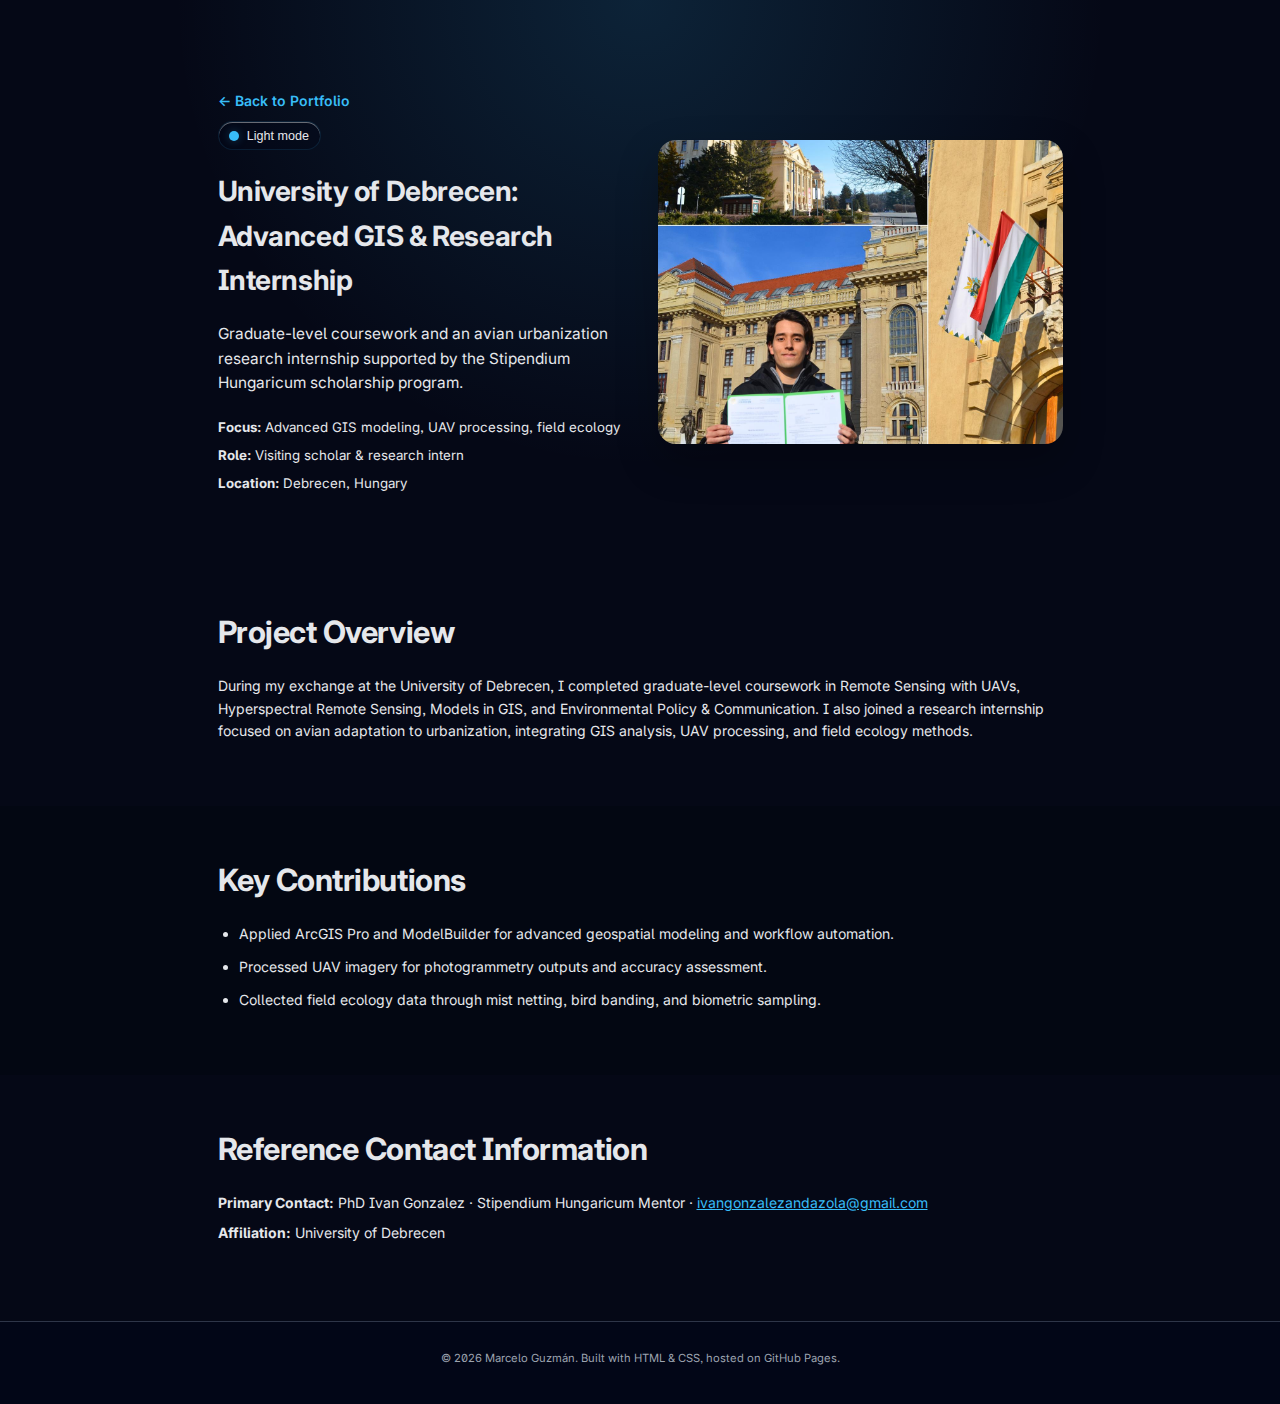
<file: project-university-debrecen.html>
<!DOCTYPE html>
<html lang="en">
<head>
  <meta charset="UTF-8" />
  <title>University of Debrecen — Advanced GIS & Research Internship</title>
  <meta name="viewport" content="width=device-width, initial-scale=1" />
  <meta
    name="description"
    content="Advanced GIS coursework and research internship at the University of Debrecen."
  />
  <link rel="stylesheet" href="styles.css" />
  <link rel="preconnect" href="https://fonts.googleapis.com" />
  <link rel="preconnect" href="https://fonts.gstatic.com" crossorigin />
  <link
    href="https://fonts.googleapis.com/css2?family=Inter:wght@300;400;500;600;700&display=swap"
    rel="stylesheet"
  />
</head>
<body class="project-page">
  <header class="project-hero">
    <div class="container project-hero-grid">
      <div>
        <div class="project-hero-actions">
          <a class="project-back-link" href="index.html#full-portfolio">← Back to Portfolio</a>
          <button id="themeToggle" class="theme-toggle" type="button" aria-pressed="false">
            <span class="toggle-dot" aria-hidden="true"></span>
            <span id="themeToggleLabel">Dark mode</span>
          </button>
        </div>
        <h1>University of Debrecen: Advanced GIS & Research Internship</h1>
        <p class="project-lead">
          Graduate-level coursework and an avian urbanization research internship supported by the Stipendium Hungaricum
          scholarship program.
        </p>
        <ul class="project-meta-list">
          <li><strong>Focus:</strong> Advanced GIS modeling, UAV processing, field ecology</li>
          <li><strong>Role:</strong> Visiting scholar & research intern</li>
          <li><strong>Location:</strong> Debrecen, Hungary</li>
        </ul>
      </div>
      <div class="project-hero-media">
        <img src="images/unideb-collage.jpeg" alt="Collage of University of Debrecen research experience" />
      </div>
    </div>
  </header>

  <main class="project-main">
    <section class="project-section">
      <div class="container">
        <h2>Project Overview</h2>
        <p>
          During my exchange at the University of Debrecen, I completed graduate-level coursework in Remote Sensing with
          UAVs, Hyperspectral Remote Sensing, Models in GIS, and Environmental Policy & Communication. I also joined a
          research internship focused on avian adaptation to urbanization, integrating GIS analysis, UAV processing, and
          field ecology methods.
        </p>
      </div>
    </section>

    <section class="project-section section-alt">
      <div class="container">
        <h2>Key Contributions</h2>
        <ul class="project-highlights">
          <li>Applied ArcGIS Pro and ModelBuilder for advanced geospatial modeling and workflow automation.</li>
          <li>Processed UAV imagery for photogrammetry outputs and accuracy assessment.</li>
          <li>Collected field ecology data through mist netting, bird banding, and biometric sampling.</li>
        </ul>
      </div>
    </section>

    <section class="project-section">
      <div class="container">
        <h2>Reference Contact Information</h2>
        <ul class="project-reference-list">
          <li><strong>Primary Contact:</strong> PhD Ivan Gonzalez · Stipendium Hungaricum Mentor · <a href="mailto:ivangonzalezandazola@gmail.com">ivangonzalezandazola@gmail.com</a></li>
          <li><strong>Affiliation:</strong> University of Debrecen</li>
        </ul>
      </div>
    </section>

  </main>

  <footer class="site-footer">
    <div class="container footer-inner">
      <p>© <span id="year"></span> Marcelo Guzmán. Built with HTML & CSS, hosted on GitHub Pages.</p>
    </div>
  </footer>

  <script>
    document.getElementById("year").textContent = new Date().getFullYear();

    const htmlEl = document.documentElement;
    const toggleBtn = document.getElementById("themeToggle");
    const toggleLabel = document.getElementById("themeToggleLabel");

    function setTheme(theme) {
      if (theme === "dark") {
        htmlEl.setAttribute("data-theme", "dark");
        toggleBtn?.setAttribute("aria-pressed", "true");
        if (toggleLabel) toggleLabel.textContent = "Light mode";
      } else {
        htmlEl.removeAttribute("data-theme");
        toggleBtn?.setAttribute("aria-pressed", "false");
        if (toggleLabel) toggleLabel.textContent = "Dark mode";
      }
    }

    const storedTheme = localStorage.getItem("theme");
    setTheme(storedTheme || "dark");

    toggleBtn?.addEventListener("click", () => {
      const isDark = htmlEl.getAttribute("data-theme") === "dark";
      const nextTheme = isDark ? "light" : "dark";
      setTheme(nextTheme);
      localStorage.setItem("theme", nextTheme);
    });
  </script>
</body>
</html>
</file>
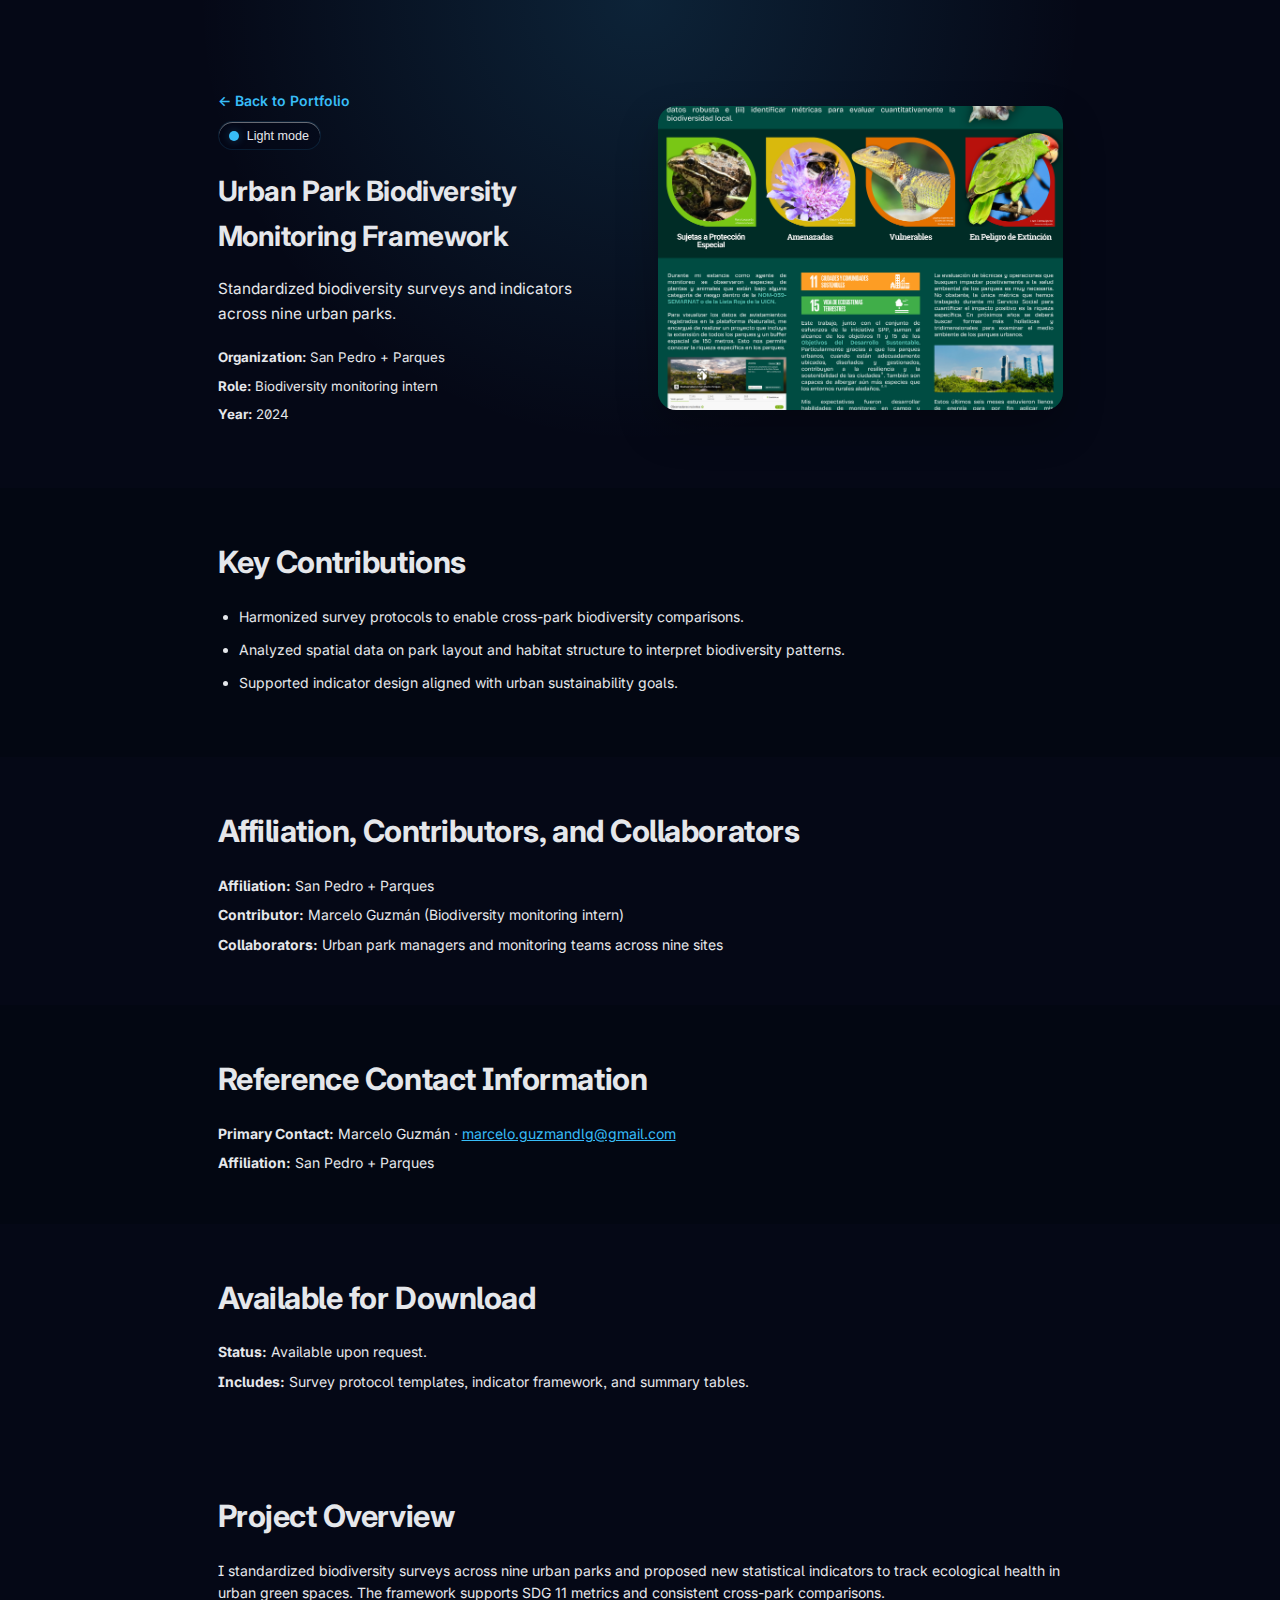
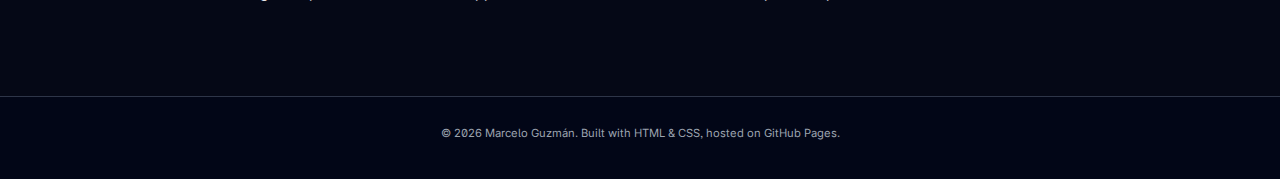
<file: project-urban-park-biodiversity.html>
<!DOCTYPE html>
<html lang="en">
<head>
  <meta charset="UTF-8" />
  <title>Urban Park Biodiversity Monitoring Framework</title>
  <meta name="viewport" content="width=device-width, initial-scale=1" />
  <meta
    name="description"
    content="Biodiversity monitoring framework for urban parks in San Pedro."
  />
  <link rel="stylesheet" href="styles.css" />
  <link rel="preconnect" href="https://fonts.googleapis.com" />
  <link rel="preconnect" href="https://fonts.gstatic.com" crossorigin />
  <link
    href="https://fonts.googleapis.com/css2?family=Inter:wght@300;400;500;600;700&display=swap"
    rel="stylesheet"
  />
</head>
<body class="project-page">
  <header class="project-hero">
    <div class="container project-hero-grid">
      <div>
        <div class="project-hero-actions">
          <a class="project-back-link" href="index.html#full-portfolio">← Back to Portfolio</a>
          <button id="themeToggle" class="theme-toggle" type="button" aria-pressed="false">
            <span class="toggle-dot" aria-hidden="true"></span>
            <span id="themeToggleLabel">Dark mode</span>
          </button>
        </div>
        <h1>Urban Park Biodiversity Monitoring Framework</h1>
        <p class="project-lead">
          Standardized biodiversity surveys and indicators across nine urban parks.
        </p>
        <ul class="project-meta-list">
          <li><strong>Organization:</strong> San Pedro + Parques</li>
          <li><strong>Role:</strong> Biodiversity monitoring intern</li>
          <li><strong>Year:</strong> 2024</li>
        </ul>
      </div>
      <div class="project-hero-media">
        <img src="images/urban-parks-biodiversity.png" alt="Biodiversity monitoring across urban parks" />
      </div>
    </div>
  </header>

  <main class="project-main">
    <section class="project-section section-alt">
      <div class="container">
        <h2>Key Contributions</h2>
        <ul class="project-highlights">
          <li>Harmonized survey protocols to enable cross-park biodiversity comparisons.</li>
          <li>Analyzed spatial data on park layout and habitat structure to interpret biodiversity patterns.</li>
          <li>Supported indicator design aligned with urban sustainability goals.</li>
        </ul>
      </div>
    </section>

    <section class="project-section">
      <div class="container">
        <h2>Affiliation, Contributors, and Collaborators</h2>
        <ul class="project-reference-list">
          <li><strong>Affiliation:</strong> San Pedro + Parques</li>
          <li><strong>Contributor:</strong> Marcelo Guzmán (Biodiversity monitoring intern)</li>
          <li><strong>Collaborators:</strong> Urban park managers and monitoring teams across nine sites</li>
        </ul>
      </div>
    </section>

    <section class="project-section section-alt">
      <div class="container">
        <h2>Reference Contact Information</h2>
        <ul class="project-reference-list">
          <li><strong>Primary Contact:</strong> Marcelo Guzmán · <a href="mailto:marcelo.guzmandlg@gmail.com">marcelo.guzmandlg@gmail.com</a></li>
          <li><strong>Affiliation:</strong> San Pedro + Parques</li>
        </ul>
      </div>
    </section>

    <section class="project-section">
      <div class="container">
        <h2>Available for Download</h2>
        <ul class="project-reference-list">
          <li><strong>Status:</strong> Available upon request.</li>
          <li><strong>Includes:</strong> Survey protocol templates, indicator framework, and summary tables.</li>
        </ul>
      </div>
    </section>

    <section class="project-section">
      <div class="container">
        <h2>Project Overview</h2>
        <p>
          I standardized biodiversity surveys across nine urban parks and proposed new statistical indicators to track
          ecological health in urban green spaces. The framework supports SDG 11 metrics and consistent cross-park
          comparisons.
        </p>
      </div>
    </section>

  </main>

  <footer class="site-footer">
    <div class="container footer-inner">
      <p>© <span id="year"></span> Marcelo Guzmán. Built with HTML & CSS, hosted on GitHub Pages.</p>
    </div>
  </footer>

  <script>
    document.getElementById("year").textContent = new Date().getFullYear();

    const htmlEl = document.documentElement;
    const toggleBtn = document.getElementById("themeToggle");
    const toggleLabel = document.getElementById("themeToggleLabel");

    function setTheme(theme) {
      if (theme === "dark") {
        htmlEl.setAttribute("data-theme", "dark");
        toggleBtn?.setAttribute("aria-pressed", "true");
        if (toggleLabel) toggleLabel.textContent = "Light mode";
      } else {
        htmlEl.removeAttribute("data-theme");
        toggleBtn?.setAttribute("aria-pressed", "false");
        if (toggleLabel) toggleLabel.textContent = "Dark mode";
      }
    }

    const storedTheme = localStorage.getItem("theme");
    setTheme(storedTheme || "dark");

    toggleBtn?.addEventListener("click", () => {
      const isDark = htmlEl.getAttribute("data-theme") === "dark";
      const nextTheme = isDark ? "light" : "dark";
      setTheme(nextTheme);
      localStorage.setItem("theme", nextTheme);
    });
  </script>
</body>
</html>
</file>
<file: styles.css>
/* =========================
   THEME TOKENS
   Light mode is default.
   Dark mode reverts to your original midnight blue palette.
   ========================= */

:root {
  /* Typography */
  --text: #1f2937;        /* dark gray */
  --muted: #4b5563;       /* medium gray */
  --text-on-accent: #ffffff;

  /* Surfaces (light) */
  --bg: #ffffff;          /* pure white */
  --bg-alt: #f7f7f8;      /* subtle light gray section */
  --surface: #ffffff;     /* cards */
  --surface-2: #f3f4f6;   /* subtle fills */
  --border-subtle: rgba(17, 24, 39, 0.14);

  /* Accent (kept achromatic in light mode) */
  --accent: #111827;      /* near-black */
  --accent-soft: rgba(17, 24, 39, 0.06);

  /* Effects */
  --shadow-soft: 0 18px 45px rgba(17, 24, 39, 0.08);

  /* Layout */
  --radius-lg: 18px;
  --radius-xl: 24px;
  --max-width: 980px;

  /* Backgrounds */
  --page-bg: #ffffff;
  --section-alt-bg: #f7f7f8;
  --nav-bg: rgba(255, 255, 255, 0.75);
  --footer-bg: #ffffff;

  /* Media */
  --media-bg: #ffffff;
}

/* Dark theme (original midnight blue + light blue accent) */
html[data-theme="dark"] {
  --bg: #050816;
  --bg-alt: #0b1020;
  --surface: #020617;
  --surface-2: rgba(15, 23, 42, 0.95);

  --accent: #38bdf8;
  --accent-soft: rgba(56, 189, 248, 0.12);

  --text: #e5e7eb;
  --muted: #9ca3af;
  --border-subtle: rgba(148, 163, 184, 0.30);

  --shadow-soft: 0 18px 45px rgba(15, 23, 42, 0.75);

  --page-bg: #030712;
  --section-alt-bg: #030712;
  --nav-bg: linear-gradient(to right, rgba(2, 6, 23, 0.86), rgba(15, 23, 42, 0.92));
  --footer-bg: #020617;

  --media-bg: #000000;
}

/* Slight global zoom-out on desktop */
@media (min-width: 901px) {
  html { font-size: 14px; } /* default is ~16px, this is ~94% */
  :root { --max-width: 880px; } /* was 980px */
  .section { padding: 3.5rem 0; } /* was 4rem */
  .site-header { padding: 5.25rem 0 2.75rem; } /* was 6rem 0 3rem */
}





/* =========================
   BASE
   ========================= */

*,
*::before,
*::after { box-sizing: border-box; }

html, body { margin: 0; padding: 0; }

body {
  font-family: "Inter", system-ui, -apple-system, BlinkMacSystemFont, "Segoe UI", sans-serif;
  background: var(--page-bg);
  color: var(--text);
  line-height: 1.6;
}

/* Layout */

.container {
  max-width: var(--max-width);
  margin: 0 auto;
  padding: 0 1.25rem;
}

.section { padding: 4rem 0; }

.section-alt { background: var(--section-alt-bg); }

#references {
  background: var(--section-alt-bg) url("images/spectrum13.png") center/cover no-repeat;
}

html[data-theme="dark"] #references {
  background: var(--section-alt-bg) url("images/spectrum12.png") center/cover no-repeat;
}

/* =========================
   HEADER
   ========================= */

.site-header { padding: 6rem 0 3rem; }

.header-content { display: flex; gap: 2rem; }

.eyebrow {
  font-size: 0.8rem;
  letter-spacing: 0.16em;
  text-transform: uppercase;
  color: var(--accent);
  font-weight: 600;
  margin-bottom: 0.5rem;
}

.title {
  font-size: clamp(2.4rem, 4vw, 3rem);
  margin: 0 0 0.4rem;
}

.subtitle {
  max-width: 40rem;
  margin: 0 0 1.2rem;
  color: var(--muted);
}

.header-meta {
  display: flex;
  flex-wrap: wrap;
  gap: 0.8rem;
  font-size: 0.95rem;
  color: var(--muted);
  margin-bottom: 1rem;
}

.header-meta a { color: inherit; }

.header-actions {
  display: flex;
  flex-wrap: wrap;
  gap: 0.75rem;
  margin-bottom: 0.75rem;
}

.header-links {
  display: flex;
  flex-wrap: wrap;
  gap: 0.45rem;
  font-size: 0.9rem;
  color: var(--muted);
}

.header-links a {
  color: var(--accent);
  text-decoration: none;
}

.header-links a:hover { text-decoration: underline; }

/* =========================
   BUTTONS
   ========================= */

.btn {
  display: inline-flex;
  align-items: center;
  justify-content: center;
  padding: 0.65rem 1.3rem;
  border-radius: 999px;
  font-size: 0.95rem;
  font-weight: 500;
  text-decoration: none;
  border: 1px solid transparent;
  cursor: pointer;
  transition: transform 0.12s ease-out, box-shadow 0.12s ease-out, background 0.12s ease-out, border-color 0.12s ease-out;
}

.btn.primary {
  background: var(--accent);
  color: var(--text-on-accent);
  box-shadow: 0 14px 35px rgba(17, 24, 39, 0.15);
}

html[data-theme="dark"] .btn.primary {
  background: linear-gradient(135deg, #38bdf8, #0ea5e9);
  color: #0b1120;
  box-shadow: 0 14px 35px rgba(56, 189, 248, 0.5);
}

.btn.primary:hover { transform: translateY(-1px); }

html[data-theme="dark"] .btn.primary:hover {
  box-shadow: 0 20px 45px rgba(56, 189, 248, 0.6);
}

.btn.ghost {
  background: transparent;
  border-color: var(--border-subtle);
  color: var(--text);
}

.btn.ghost:hover {
  background: var(--accent-soft);
}

/* =========================
   TOP NAV
   ========================= */

/* Floating top nav (works in all modern browsers) */
.top-nav-wrap {
  position: fixed;
  top: 14px;
  left: 50%;
  transform: translateX(-50%);
  width: min(1200px, calc(100vw - 2rem));
  z-index: 999;
  display: flex;
  align-items: center;
  justify-content: space-between;
  gap: 0.75rem;
}

.top-nav{
  flex: 1 1 auto;
  border-radius: 999px;

  /* glass */
  background: color-mix(in oklch, var(--nav-bg), transparent 25%);
  backdrop-filter: blur(14px) saturate(1.35);
  -webkit-backdrop-filter: blur(14px) saturate(1.35);

  border: 1px solid color-mix(in oklch, var(--border-subtle), transparent 15%);
  box-shadow: var(--shadow-soft);
}

@media (min-width: 721px) {
  .top-nav-wrap{
    justify-content: center;
  }

  .top-nav{
    flex: 0 0 auto;
    width: fit-content;
  }

  .top-nav-wrap > .theme-toggle{
    position: absolute;
    right: 0;
  }
}

/* tighten inner padding so pill looks intentional */
.nav-inner{
  display: flex;
  flex-wrap: wrap;
  align-items: center;
  gap: 1.1rem;
  font-size: 0.9rem;

  padding: 0.6rem 1.2rem; /* keep pill padding */
  border-radius: inherit;
}

@media (min-width: 721px) {
  .nav-inner {
    flex-wrap: nowrap;
  }
}


/* Use displacement filter when supported (Chromium) */
@supports (backdrop-filter: url("#liquidGlass")) {
  .top-nav{
    backdrop-filter: url(#liquidGlass) blur(10px) saturate(1.35);
  }
}


.top-nav a {
  color: var(--muted);
  text-decoration: none;
  padding: 0.2rem 0.4rem;
  border-radius: 999px;
  transition: color 0.1s ease-out, background 0.1s ease-out;
}

.top-nav a:hover {
  background: var(--accent-soft);
  color: var(--accent);
}

/* Theme toggle button */
.theme-toggle {
  display: inline-flex;
  align-items: center;
  gap: 0.55rem;
  padding: 0.45rem 0.75rem;
  border-radius: 999px;
  border: 1px solid var(--border-subtle);
  background: rgba(255, 255, 255, 0.55);
  color: var(--text);
  cursor: pointer;
  font-size: 0.9rem;
  transition: background 0.12s ease-out, transform 0.12s ease-out;
}

html[data-theme="dark"] .theme-toggle {
  background: rgba(2, 6, 23, 0.35);
  color: var(--text);
}

.theme-toggle:hover { transform: translateY(-1px); }

.theme-toggle .toggle-dot {
  width: 10px;
  height: 10px;
  border-radius: 999px;
  background: var(--accent);
}

/* =========================
   TYPOGRAPHY
   ========================= */

h2 {
  margin-top: 0;
  font-size: 1.6rem;
  margin-bottom: 1.4rem;
}

h3 {
  margin-top: 0;
  font-size: 1.1rem;
  margin-bottom: 0.4rem;
}

.section-intro {
  color: var(--muted);
  max-width: 40rem;
  margin-bottom: 1.8rem;
}

/* =========================
   GRIDS & CARDS
   ========================= */

.grid { display: grid; gap: 1.5rem; }

.skills-grid { grid-template-columns: repeat(auto-fit, minmax(220px, 1fr)); }

.edu-grid { grid-template-columns: repeat(auto-fit, minmax(260px, 1fr)); }

.projects-grid { display: grid; gap: 1.5rem; justify-items: center; }

.awards-grid { grid-template-columns: repeat(auto-fit, minmax(240px, 1fr)); }

.docs-grid { grid-template-columns: repeat(auto-fit, minmax(260px, 1fr)); }

.references-grid { grid-template-columns: repeat(auto-fit, minmax(240px, 1fr)); }

.card {
  background: var(--surface);
  border-radius: var(--radius-xl);
  border: 1px solid var(--border-subtle);
  padding: 1.3rem 1.4rem;
  box-shadow: var(--shadow-soft);
}

.project-card { 
  border-left: 3px solid var(--accent); 
  max-width: 720px;
}

.project-meta,
.edu-meta {
  font-size: 0.88rem;
  color: var(--muted);
  margin-bottom: 0.5rem;
}

.award-year,
.doc-meta {
  font-size: 0.85rem;
  color: var(--muted);
  margin-bottom: 0.4rem;
}

.award-card {
  background: linear-gradient(135deg, rgba(56, 189, 248, 0.12), rgba(14, 165, 233, 0.04));
  border: 1px solid rgba(56, 189, 248, 0.35);
  position: relative;
  overflow: hidden;
}

.award-card::before {
  content: "";
  position: absolute;
  inset: 0;
  background: radial-gradient(circle at top right, rgba(56, 189, 248, 0.2), transparent 55%);
  opacity: 0.8;
  pointer-events: none;
}

html[data-theme="dark"] .award-card {
  background: linear-gradient(135deg, rgba(56, 189, 248, 0.18), rgba(14, 165, 233, 0.08));
  border-color: rgba(56, 189, 248, 0.55);
}

.award-card h3 {
  margin-bottom: 0.5rem;
}

.reference-card {
  background: linear-gradient(145deg, rgba(56, 189, 248, 0.08), rgba(15, 23, 42, 0));
}

.reference-role {
  font-size: 0.9rem;
  color: var(--muted);
  margin-bottom: 0.6rem;
}

.reference-list {
  list-style: none;
  padding: 0;
  margin: 0.8rem 0 0;
  display: grid;
  gap: 0.35rem;
}

.reference-list a {
  color: inherit;
}

.reference-quotes {
  margin-top: 2.5rem;
}

.reference-quotes-header .section-intro {
  margin-bottom: 1rem;
}

.reference-deck {
  position: relative;
  overflow-x: auto;
  padding: 1.1rem 0 1.6rem;
  scroll-behavior: smooth;
  scrollbar-color: rgba(148, 163, 184, 0.6) transparent;
}

.reference-deck::-webkit-scrollbar {
  height: 8px;
}

.reference-deck::-webkit-scrollbar-thumb {
  background: rgba(148, 163, 184, 0.6);
  border-radius: 999px;
}

.reference-deck::-webkit-scrollbar-track {
  background: transparent;
}

.deck-track {
  display: flex;
  align-items: stretch;
  gap: 0;
  padding: 0.6rem 1.4rem 1.6rem;
  scroll-snap-type: x mandatory;
  perspective: 1200px;
}

.deck-card {
  min-width: 280px;
  max-width: 340px;
  padding: 1.4rem 1.5rem;
  margin-left: -90px;
  border-radius: 24px;
  background: var(--surface);
  border: 1px solid var(--border-subtle);
  box-shadow: 0 18px 32px rgba(15, 23, 42, 0.15);
  position: relative;
  scroll-snap-align: center;
  transform: translateY(0) rotate(-1.6deg);
  transition: transform 0.35s ease, box-shadow 0.35s ease;
}

.deck-card::before {
  content: "";
  position: absolute;
  inset: 0;
  border-radius: inherit;
  background: radial-gradient(circle at top left, rgba(56, 189, 248, 0.12), transparent 60%);
  opacity: 0.9;
  pointer-events: none;
}

.deck-card:first-child {
  margin-left: 0;
}

.deck-card:nth-child(even) {
  transform: translateY(4px) rotate(1.8deg);
}

.deck-card:hover,
.deck-card:focus-within {
  transform: translateY(-10px) rotate(0deg) scale(1.02);
  box-shadow: 0 24px 40px rgba(15, 23, 42, 0.2);
  z-index: 3;
}

.deck-quote {
  font-size: 0.98rem;
  line-height: 1.5;
  margin-bottom: 1rem;
}

.deck-source {
  font-size: 0.85rem;
  color: var(--muted);
}

@media (max-width: 720px) {
  .deck-card {
    min-width: 240px;
    margin-left: -70px;
  }
}

.awards-docs {
  margin-top: 2rem;
}

.awards-docs h3 {
  margin-bottom: 0.5rem;
}


.compact-doc-list {
  margin: 0.85rem 0 0;
  padding-left: 1.1rem;
}

.compact-doc-list li {
  margin: 0.35rem 0;
  line-height: 1.45;
}

.compact-doc-list a {
  white-space: nowrap;
}

.doc-card h4 {
  margin-bottom: 0.4rem;
}

.doc-list {
  list-style: none;
  padding: 0;
  margin: 1.2rem 0 0;
  display: grid;
  gap: 0.9rem;
}

.doc-list li {
  display: flex;
  align-items: flex-start;
  justify-content: space-between;
  gap: 1rem;
  padding: 0.9rem 1rem;
  border-radius: var(--radius-lg);
  border: 1px solid var(--border-subtle);
  background: var(--surface);
  box-shadow: var(--shadow-soft);
}

.doc-list h4 {
  margin-bottom: 0.35rem;
}

.doc-list .doc-meta {
  margin-bottom: 0;
}

.doc-actions {
  flex-shrink: 0;
}

.doc-actions .btn {
  white-space: nowrap;
}

.doc-list .doc-actions {
  margin-top: 0;
}

.doc-list .btn {
  padding: 0.35rem 0.9rem;
}

.doc-list .btn.primary {
  box-shadow: none;
}

@media (max-width: 720px) {
  .doc-list li {
    flex-direction: column;
    align-items: stretch;
  }

  .doc-actions {
    justify-content: flex-start;
  }
}

.doc-actions {
  display: flex;
  flex-wrap: wrap;
  gap: 0.6rem;
  margin-top: 0.8rem;
}

.doc-actions .btn {
  padding: 0.4rem 1rem;
  font-size: 0.85rem;
}

/* =========================
   VIDEO WRAPPER
   ========================= */

.video-wrapper {
  max-width: 520px;
  margin: 0 auto;
  border-radius: var(--radius-xl);
  overflow: hidden;
  box-shadow: var(--shadow-soft);
  border: 1px solid var(--border-subtle);
  background: var(--media-bg);
}

/* Let the video decide its own ratio (portrait-friendly) */
.video-wrapper iframe,
.video-wrapper video {
  display: block;
  width: 100%;
  height: auto;
}

/* =========================
   PROJECT MEDIA
   ========================= */

.project-media {
  margin-top: 1rem;
  border-radius: var(--radius-lg);
  overflow: hidden;
  border: 1px solid var(--border-subtle);
  background: var(--surface-2);
}

.project-media img {
  display: block;
  width: 100%;
  height: auto;
  object-fit: contain;
}

/* =========================
   TAGS
   ========================= */

.tag-list {
  list-style: none;
  padding: 0;
  margin: 0;
  display: flex;
  flex-wrap: wrap;
  gap: 0.4rem;
}

.tag-list li {
  font-size: 0.8rem;
  padding: 0.25rem 0.6rem;
  border-radius: 999px;
  background: var(--accent-soft);
  color: var(--text);
  border: 1px solid var(--border-subtle);
}

html[data-theme="dark"] .tag-list li {
  color: #e0f2fe;
  border: 1px solid rgba(56, 189, 248, 0.5);
}

/* =========================
   TIMELINE
   ========================= */

.timeline {
  position: relative;
  padding-left: 1.5rem;
}

.timeline::before {
  content: "";
  position: absolute;
  left: 0.4rem;
  top: 0.2rem;
  bottom: 0.2rem;
  width: 2px;
  background: linear-gradient(to bottom, var(--accent), transparent);
}

.timeline-item {
  position: relative;
  margin-bottom: 1.6rem;
}

.timeline-item::before {
  content: "";
  position: absolute;
  left: -0.1rem;
  top: 0.3rem;
  width: 10px;
  height: 10px;
  border-radius: 999px;
  background: var(--accent);
  box-shadow: 0 0 0 4px rgba(17, 24, 39, 0.10);
}

html[data-theme="dark"] .timeline-item::before {
  box-shadow: 0 0 0 4px rgba(56, 189, 248, 0.18);
}

.timeline-date {
  font-size: 0.8rem;
  text-transform: uppercase;
  letter-spacing: 0.08em;
  color: var(--muted);
  margin-bottom: 0.2rem;
}

.timeline-content { padding-left: 1rem; }

.timeline-content ul {
  margin: 0.4rem 0 0;
  padding-left: 1.1rem;
  color: var(--muted);
}

/* =========================
   CONTACT
   ========================= */

.contact-card {
  margin-top: 1rem;
  background: var(--surface);
  border-radius: var(--radius-lg);
  border: 1px solid var(--border-subtle);
  padding: 1.2rem 1.4rem;
  max-width: 420px;
  box-shadow: var(--shadow-soft);
}

/* Links */

a { color: var(--accent); }
a:hover { text-decoration: underline; }

/* =========================
   FOOTER
   ========================= */

.site-footer {
  border-top: 1px solid var(--border-subtle);
  padding: 1.2rem 0 1.8rem;
  margin-top: 2rem;
  background: var(--footer-bg);
}

.footer-inner {
  text-align: center;
  font-size: 0.8rem;
  color: var(--muted);
}

/* =========================
   FEATURED CAROUSEL
   ========================= */

.featured-carousel-wrapper {
  width: 100%;
  max-width: 920px;
  margin: 0 auto 2rem;
  padding: 2rem 1.5rem;
  background: var(--surface);
  border-radius: var(--radius-xl);
  border: 1px solid var(--border-subtle);
  box-shadow: var(--shadow-soft);
}

html[data-theme="dark"] .featured-carousel-wrapper {
  background: radial-gradient(circle at top left, #0a192f 0%, #020617 60%);
}

.slideshow-container {
  position: relative;
  margin: 0 auto;
  width: 100%;
}

.mySlides {
  display: none;
}

.mySlides.fade {
  animation-name: fade;
  animation-duration: 1s;
}

@keyframes fade {
  from { opacity: 0.4; }
  to { opacity: 1; }
}

.featured-slide-container {
  display: grid;
  grid-template-columns: repeat(2, 1fr);
  gap: 2rem;
  align-items: center;
  min-height: 400px;
}

@media (max-width: 900px) {
  .featured-slide-container {
    grid-template-columns: 1fr;
    gap: 1.5rem;
    min-height: auto;
  }
}

.featured-slide-left {
  grid-column: 1 / 2;
}

@media (max-width: 900px) {
  .featured-slide-left {
    grid-column: 1 / 1;
    grid-row: 2 / 2;
  }
}

.featured-slide-right {
  grid-column: 2 / 2;
  position: relative;
}

@media (max-width: 900px) {
  .featured-slide-right {
    grid-column: 1 / 1;
    grid-row: 1 / 2;
  }
}

.featured-slide-text {
  text-align: left;
}

.featured-slide-title {
  font-size: 1.5rem;
  margin: 0 0 0.5rem;
  color: var(--accent);
}

@media (max-width: 1270px) {
  .featured-slide-title {
    font-size: 1.3rem;
  }
}

@media (max-width: 900px) {
  .featured-slide-title {
    font-size: 1.4rem;
  }
}

.featured-slide-subtitle {
  font-size: 1rem;
  font-weight: normal;
  color: var(--muted);
  margin: 0 0 1rem;
}

@media (max-width: 1270px) {
  .featured-slide-subtitle {
    font-size: 0.9rem;
  }
}

.featured-slide-maintext {
  font-size: 0.95rem;
  line-height: 1.6;
  margin-bottom: 0.8rem;
}

@media (max-width: 1270px) {
  .featured-slide-maintext {
    font-size: 0.9rem;
  }
}

.featured-slide-image {
  width: 100%;
  height: auto;
  max-height: 400px;
  object-fit: contain;
  border-radius: var(--radius-lg);
  border: 1px solid var(--border-subtle);
}


.numbertext {
  color: var(--muted);
  font-size: 0.75rem;
  padding: 0.5rem;
  position: absolute;
  top: -30px;
  right: 0;
  left: auto;
  background: var(--surface);
  border-radius: 4px;
}

/* Navigation arrows */
.prev, .next {
  cursor: pointer;
  position: absolute;
  top: 50%;
  width: auto;
  margin-top: -22px;
  padding: 12px 16px;
  color: var(--text);
  background-color: var(--accent);
  font-weight: bold;
  font-size: 1.2rem;
  transition: 0.3s ease;
  border-radius: 4px;
  user-select: none;
  z-index: 10;
}

.prev {
  left: -50px;
}

.next {
  right: -50px;
}

@media (max-width: 1100px) {
  .prev {
    left: -40px;
  }
  
  .next {
    right: -40px;
  }
}

@media (max-width: 1000px) {
  .prev {
    left: 5px;
  }
  
  .next {
    right: 5px;
  }
  
  .prev, .next {
    padding: 10px 14px;
    font-size: 1rem;
    background-color: rgba(17, 24, 39, 0.7);
  }
  
  html[data-theme="dark"] .prev,
  html[data-theme="dark"] .next {
    background-color: rgba(56, 189, 248, 0.7);
  }
}

.prev:hover, .next:hover {
  background-color: var(--accent-soft);
  transform: scale(1.1);
}

html[data-theme="dark"] .prev,
html[data-theme="dark"] .next {
  background-color: var(--accent);
  color: #0b1120;
}

html[data-theme="dark"] .prev:hover,
html[data-theme="dark"] .next:hover {
  background-color: rgba(56, 189, 248, 0.8);
}

/* Dots */
.dot {
  cursor: pointer;
  height: 12px;
  width: 12px;
  margin: 0 4px;
  background-color: var(--border-subtle);
  border-radius: 50%;
  display: inline-block;
  transition: background-color 0.3s ease;
}

.dot.active,
.dot:hover {
  background-color: var(--accent);
}

@media (max-width: 600px) {
  .prev, .next {
    font-size: 0.9rem;
    padding: 8px 12px;
  }
  
  .featured-slide-title {
    font-size: 1.2rem;
  }
  
  .featured-slide-subtitle {
    font-size: 0.85rem;
  }
  
  .featured-slide-maintext {
    font-size: 0.85rem;
  }
  
  .numbertext {
    font-size: 0.7rem;
    padding: 0.3rem 0.5rem;
    top: -25px;
  }
}

/* =========================
   SCROLL ANIMATIONS
   ========================= */

.animate-on-scroll {
  opacity: 0;
  transform: translateY(16px);
  transition: opacity 0.6s ease-out, transform 0.6s ease-out;
}

.animate-on-scroll.in-view {
  opacity: 1;
  transform: translateY(0);
}


/* =========================
   PROJECT ROW + RIGHT-SIDE MEDIA SHOWCASE
   Desktop: text left, media right with thumbnail bar
   Mobile: keep original ".project-media" inside the card
   ========================= */

/* Base: keep project rows neutral unless desktop kicks in */
.project-row { width: 100%; }
.project-showcase { display: none; }

/* Desktop-only layout */
@media (min-width: 901px) {
  .projects-grid { 
    display: flex;
    flex-direction: column;
    gap: 1.8rem;
    justify-items: initial;
  }

  .project-row {
    display: grid;
    grid-template-columns: minmax(0, 420px) minmax(0, 1fr);
    gap: 1.5rem;
    align-items: start;
    width: 100%;
  }

  .project-row > article.project-card {
    width: 100%;
    max-width: 420px;
  }

  /* Hide the inline media blocks inside the text card on desktop */
  .project-row > article.project-card .project-media {
    display: none;
  }

  .project-showcase { 
    display: block;
    width: 100%;
    min-width: 0;
  }

  .showcase-main {
    border-radius: var(--radius-lg);
    overflow: hidden;
    border: 1px solid var(--border-subtle);
    background: var(--surface-2);
    box-shadow: var(--shadow-soft);
  }

  .showcase-main-img {
    display: block;
    width: 100%;
    height: auto;
    max-height: 440px;
    object-fit: contain;
    background: var(--media-bg);
  }

  .showcase-thumbs {
    margin-top: 0.75rem;
    display: grid;
    grid-template-columns: repeat(auto-fit, minmax(64px, 1fr));
    gap: 0.5rem;
  }

  .showcase-thumbs .thumb {
    padding: 0;
    border-radius: 12px;
    border: 1px solid var(--border-subtle);
    background: var(--surface);
    cursor: pointer;
    overflow: hidden;
    transition: transform 0.12s ease-out, border-color 0.12s ease-out, box-shadow 0.12s ease-out, background 0.12s ease-out;
  }

  .showcase-thumbs .thumb:hover {
    transform: translateY(-1px);
    background: var(--accent-soft);
  }

  .showcase-thumbs .thumb.is-active {
    border-color: rgba(56, 189, 248, 0.6);
    box-shadow: 0 10px 24px rgba(17, 24, 39, 0.14);
  }

  .showcase-thumbs .thumb img {
    width: 100%;
    height: 64px;
    object-fit: cover;
    display: block;
  }
}

/* =========================
   RESPONSIVE
   ========================= */

@media (max-width: 720px) {
  .site-header { padding-top: 3rem; }
  .header-content { flex-direction: column; }
  .header-meta { flex-direction: column; }
}


/* =========================
   IMAGE BELT (ABOUT)
   ========================= */

.image-belt {
  margin-top: 2rem;
}

.belt-viewport {
  position: relative;
  width: 100%;
  height: 220px;
  border-radius: var(--radius-xl);
  border: 1px solid var(--border-subtle);
  background: var(--surface);
  box-shadow: var(--shadow-soft);
  overflow: hidden;

  /* 3D belt perspective */
  perspective: 900px;
  transform-style: preserve-3d;

  /* UX */
  touch-action: pan-y;
  user-select: none;
  outline: none;
}

html[data-theme="dark"] .belt-viewport {
  background: rgba(2, 6, 23, 0.85);
}

.belt-viewport:focus-visible {
  box-shadow: 0 0 0 3px var(--accent-soft), var(--shadow-soft);
}

.belt-viewport.is-dragging {
  cursor: grabbing;
}

.belt-track {
  position: absolute;
  inset: 0;
  margin: 0;
  padding: 0;
  list-style: none;
  transform-style: preserve-3d;
}

.belt-item {
  position: absolute;
  top: 50%;
  left: 50%;
  width: 210px;
  aspect-ratio: 1 / 1;
  transform-style: preserve-3d;

  /* Center anchor; JS adds translateX/rotate/scale */
  transform: translate(-50%, -50%);
  transition: transform 240ms ease, opacity 240ms ease;
  will-change: transform, opacity;
}

.belt-item img {
  width: 100%;
  height: 100%;
  object-fit: cover;
  border-radius: 14px;
  border: 1px solid var(--border-subtle);
  background: var(--surface-2);
  display: block;
}

.belt-item.is-active img {
  border-color: rgba(56, 189, 248, 0.6);
  box-shadow: 0 18px 45px rgba(17, 24, 39, 0.18);
}

html[data-theme="dark"] .belt-item.is-active img {
  box-shadow: 0 22px 60px rgba(56, 189, 248, 0.22);
}

.belt-controls {
  display: flex;
  align-items: center;
  justify-content: center;
  gap: 0.9rem;
  margin-top: 0.85rem;
}

.belt-btn {
  padding: 0.5rem 0.9rem;
  border-radius: 999px;
  border: 1px solid var(--border-subtle);
  background: var(--surface);
  color: var(--text);
  cursor: pointer;
  transition: transform 0.12s ease-out, background 0.12s ease-out;
}

.belt-btn:hover {
  transform: translateY(-1px);
  background: var(--accent-soft);
}

.belt-hint {
  font-size: 0.85rem;
  color: var(--muted);
}

@media (max-width: 720px) {
  .belt-viewport {
    height: 190px;
  }

  .belt-item {
    width: 170px;
    aspect-ratio: 1 / 1;
  }

  .belt-controls {
    flex-wrap: wrap;
  }
}


/* =========================
   FEATURED CAROUSEL NAV (minimal, inside wrapper)
   ========================= */

.prev, .next { display: none; } /* legacy arrows (replaced by bottom nav) */

.featured-carousel-nav {
  display: flex;
  align-items: center;
  justify-content: space-between;
  gap: 0.9rem;
  margin-top: 1.1rem;
}

.featured-nav-btn {
  width: 40px;
  height: 40px;
  border-radius: 999px;
  border: 1px solid var(--border-subtle);
  background: transparent;
  color: var(--text);
  cursor: pointer;
  display: inline-flex;
  align-items: center;
  justify-content: center;
  transition: transform 0.12s ease-out, background 0.12s ease-out, border-color 0.12s ease-out;
}

.featured-nav-btn:hover {
  transform: translateY(-1px);
  background: var(--accent-soft);
}

.featured-nav-btn:active { transform: translateY(0); }

.featured-dots {
  display: inline-flex;
  align-items: center;
  justify-content: center;
  gap: 0.5rem;
  flex: 1;
}

.featured-dots .dot {
  border: none;
}



/* ===== Featured slide: multi-image media carousel ===== */
.feature-media { position: relative; }

.feature-media .featured-slide-image { display: none; }
.feature-media .featured-slide-image.is-active { display: block; }

.feature-media-nav{
  display:flex;
  align-items:center;
  justify-content:space-between;
  gap:0.75rem;
  margin-top:0.75rem;
}

.media-btn{
  width:40px;
  height:40px;
  border-radius:999px;
  border:1px solid var(--border-subtle);
  background:transparent;
  color:var(--text);
  cursor:pointer;
  display:inline-flex;
  align-items:center;
  justify-content:center;
}

.media-btn:hover{ background: var(--accent-soft); }

.media-dots{
  display:inline-flex;
  align-items:center;
  justify-content:center;
  gap:0.5rem;
  flex:1;
}

.media-dot{
  width:10px;
  height:10px;
  border-radius:999px;
  border:1px solid var(--border-subtle);
  background:transparent;
  cursor:pointer;
}

.media-dot.is-active{
  background: var(--accent);
  border-color: var(--accent);
}



/* =========================
   FEATURED MEDIA BUTTONS (overlay inside media box)
   ========================= */

/* Turn the media container into the visible “box” */
.feature-media{
  position: relative;
  border-radius: var(--radius-lg);
  overflow: hidden;
  border: 1px solid var(--border-subtle);
  background: var(--surface-2);
}

/* Avoid double borders when the container owns the frame */
.feature-media .featured-slide-image{
  border: none;
  border-radius: 0;
  max-height: 400px;
}

/* Overlay nav controls INSIDE the media box */
.feature-media-nav{
  position: absolute;
  inset: 0;
  margin-top: 0;                 /* override previous below-image layout */
  display: flex;
  align-items: center;           /* vertically centered buttons */
  justify-content: space-between;
  padding: 0 0.75rem;
  pointer-events: none;          /* allows image click/drag; buttons re-enable */
}

/* Minimalistic overlay buttons */
.feature-media-nav .media-btn{
  pointer-events: auto;
  width: 42px;
  height: 42px;
  border-radius: 999px;
  border: 1px solid var(--border-subtle);
  background: rgba(255, 255, 255, 0.72);
  backdrop-filter: blur(8px);
  color: var(--text);
}

html[data-theme="dark"] .feature-media-nav .media-btn{
  background: rgba(2, 6, 23, 0.55);
}

/* Put dots inside the media box, bottom-center */
.feature-media-nav .media-dots{
  position: absolute;
  left: 0;
  right: 0;
  bottom: 0.65rem;
  justify-content: center;
  pointer-events: auto;
}

.feature-media-nav .media-dot{
  width: 9px;
  height: 9px;
  background: rgba(255, 255, 255, 0.55);
}

html[data-theme="dark"] .feature-media-nav .media-dot{
  background: rgba(2, 6, 23, 0.55);
}

.feature-media-nav .media-dot.is-active{
  background: var(--accent);
  border-color: var(--accent);
}

/* =========================
   FEATURED MEDIA — SUBTLE CONTROLS
   ========================= */

/* Default: controls are subtle */
.feature-media .media-btn,
.feature-media .media-dot {
  opacity: 0.35;
  transition: opacity 0.2s ease, transform 0.2s ease;
}

/* Slightly reduce background impact */
.feature-media .media-btn {
  background-color: rgba(0, 0, 0, 0.25);
  backdrop-filter: blur(2px);
}

/* Light mode tweak */
html:not([data-theme="dark"]) .feature-media .media-btn {
  background-color: rgba(255, 255, 255, 0.6);
}

/* On hover: fully visible */
.feature-media:hover .media-btn,
.feature-media:hover .media-dot {
  opacity: 1;
}

/* Active dot should always be a bit more visible */
.feature-media .media-dot.is-active {
  opacity: 0.7;
}

/* Optional: small hover emphasis */
.feature-media .media-btn:hover {
  transform: scale(1.08);
}


/* =========================
   EMBEDS
   ========================= */


.external-embed {
  display: flex;
  justify-content: center;
  margin: 1.5rem 0;
}


/* =========================
   PROJECTS (REVOLUTIONARY LAB)
   Scope-limited to #projects section.
   Additive overrides only.
   ========================= */

#projects .projects-lab {
  position: relative;
  margin-top: 2rem;
  border-radius: calc(var(--radius-xl) + 6px);
  border: 1px solid var(--border-subtle);
  background: radial-gradient(1200px 520px at 15% 10%, rgba(17,24,39,0.10), transparent 60%),
              radial-gradient(900px 520px at 85% 20%, rgba(17,24,39,0.08), transparent 55%),
              linear-gradient(to bottom, rgba(255,255,255,0.85), rgba(247,247,248,0.95));
  box-shadow: 0 28px 70px rgba(17, 24, 39, 0.10);
  overflow: hidden;
  isolation: isolate;
}

html[data-theme="dark"] #projects .projects-lab {
  background: radial-gradient(1200px 520px at 15% 10%, rgba(56,189,248,0.18), transparent 60%),
              radial-gradient(900px 520px at 85% 20%, rgba(56,189,248,0.12), transparent 55%),
              linear-gradient(to bottom, rgba(2,6,23,0.88), rgba(11,16,32,0.96));
  box-shadow: 0 32px 88px rgba(2, 6, 23, 0.75);
}

/* Animated "edge glow" */
#projects .projects-lab::before {
  content: "";
  position: absolute;
  inset: -2px;
  border-radius: inherit;
  background: conic-gradient(
    from 180deg,
    rgba(17,24,39,0.10),
    rgba(17,24,39,0.45),
    rgba(17,24,39,0.10),
    rgba(17,24,39,0.55),
    rgba(17,24,39,0.10)
  );
  filter: blur(14px);
  opacity: 0.55;
  z-index: -1;
  animation: projectsGlowSpin 10s linear infinite;
}

html[data-theme="dark"] #projects .projects-lab::before {
  background: conic-gradient(
    from 180deg,
    rgba(56,189,248,0.12),
    rgba(56,189,248,0.45),
    rgba(56,189,248,0.12),
    rgba(56,189,248,0.55),
    rgba(56,189,248,0.12)
  );
  opacity: 0.6;
}

@keyframes projectsGlowSpin {
  to { transform: rotate(1turn); }
}

@media (prefers-reduced-motion: reduce) {
  #projects .projects-lab::before { animation: none; }
}

/* Layout: top UI + panels */
#projects .projects-lab-ui {
  padding: 1.35rem 1.35rem 1.1rem;
  display: grid;
  gap: 1rem;
  border-bottom: 1px solid var(--border-subtle);
  background: rgba(255, 255, 255, 0.55);
  backdrop-filter: blur(10px);
}

html[data-theme="dark"] #projects .projects-lab-ui {
  background: rgba(2, 6, 23, 0.28);
}

#projects .projects-lab-heading {
  display: grid;
  gap: 0.25rem;
}

#projects .projects-lab-kicker {
  margin: 0;
  font-size: 0.78rem;
  letter-spacing: 0.18em;
  text-transform: uppercase;
  color: var(--accent);
  font-weight: 700;
}

#projects .projects-lab-subkicker {
  margin: 0;
  color: var(--muted);
  font-size: 0.95rem;
  max-width: 52rem;
}

/* Tabs: scrollable on mobile, wrapped on desktop */
#projects .projects-lab-tabs {
  display: grid;
  grid-auto-flow: column;
  grid-auto-columns: minmax(210px, 1fr);
  gap: 0.75rem;
  overflow-x: auto;
  padding-bottom: 0.25rem;
  scrollbar-width: thin;
}

#projects .projects-lab-tabs::-webkit-scrollbar { height: 10px; }
#projects .projects-lab-tabs::-webkit-scrollbar-thumb {
  background: rgba(17,24,39,0.18);
  border-radius: 999px;
}
html[data-theme="dark"] #projects .projects-lab-tabs::-webkit-scrollbar-thumb {
  background: rgba(56,189,248,0.22);
}

@media (min-width: 980px) {
  #projects .projects-lab-tabs {
    grid-auto-flow: row;
    grid-auto-columns: initial;
    grid-template-columns: repeat(5, minmax(0, 1fr));
    overflow-x: visible;
  }
}

#projects .projects-lab-radio {
  position: absolute;
  opacity: 0;
  pointer-events: none;
}

#projects .projects-lab-tab {
  display: grid;
  grid-template-columns: auto 1fr;
  align-items: center;
  gap: 0.7rem;
  padding: 0.9rem 0.95rem;
  border-radius: 16px;
  border: 1px solid var(--border-subtle);
  background: rgba(255, 255, 255, 0.72);
  color: var(--text);
  cursor: pointer;
  text-decoration: none;
  transition: transform 0.14s ease-out, box-shadow 0.14s ease-out, background 0.14s ease-out, border-color 0.14s ease-out;
  user-select: none;
}

html[data-theme="dark"] #projects .projects-lab-tab {
  background: rgba(2, 6, 23, 0.40);
}

#projects .projects-lab-tab:hover {
  transform: translateY(-1px);
  background: var(--accent-soft);
}

#projects .projects-lab-tab .tab-index {
  font-variant-numeric: tabular-nums;
  font-weight: 700;
  font-size: 0.82rem;
  padding: 0.35rem 0.55rem;
  border-radius: 999px;
  border: 1px solid var(--border-subtle);
  background: rgba(17,24,39,0.04);
}

html[data-theme="dark"] #projects .projects-lab-tab .tab-index {
  background: rgba(56,189,248,0.10);
  border-color: rgba(56,189,248,0.28);
}

#projects .projects-lab-tab .tab-title {
  font-size: 0.95rem;
  font-weight: 600;
  line-height: 1.2;
}

/* Active tab states driven by the radios */
#proj1:checked ~ .projects-lab-ui label[for="proj1"],
#proj2:checked ~ .projects-lab-ui label[for="proj2"],
#proj3:checked ~ .projects-lab-ui label[for="proj3"],
#proj4:checked ~ .projects-lab-ui label[for="proj4"],
#proj5:checked ~ .projects-lab-ui label[for="proj5"] {
  background: linear-gradient(135deg, rgba(17,24,39,0.08), rgba(17,24,39,0.02));
  border-color: rgba(17,24,39,0.35);
  box-shadow: 0 16px 40px rgba(17, 24, 39, 0.12);
}

html[data-theme="dark"] #proj1:checked ~ .projects-lab-ui label[for="proj1"],
html[data-theme="dark"] #proj2:checked ~ .projects-lab-ui label[for="proj2"],
html[data-theme="dark"] #proj3:checked ~ .projects-lab-ui label[for="proj3"],
html[data-theme="dark"] #proj4:checked ~ .projects-lab-ui label[for="proj4"],
html[data-theme="dark"] #proj5:checked ~ .projects-lab-ui label[for="proj5"] {
  background: linear-gradient(135deg, rgba(56,189,248,0.18), rgba(2,6,23,0.10));
  border-color: rgba(56,189,248,0.45);
  box-shadow: 0 18px 55px rgba(56, 189, 248, 0.18);
}

/* Panels */
#projects .projects-lab-panels {
  padding: 1.35rem;
}

#projects .projects-lab-panel {
  display: none;
  opacity: 0;
  transform: translateY(8px);
  transition: opacity 240ms ease-out, transform 240ms ease-out;
}

/* Show the selected panel */
#proj1:checked ~ .projects-lab-panels #projPanel1,
#proj2:checked ~ .projects-lab-panels #projPanel2,
#proj3:checked ~ .projects-lab-panels #projPanel3,
#proj4:checked ~ .projects-lab-panels #projPanel4,
#proj5:checked ~ .projects-lab-panels #projPanel5 {
  display: block;
  opacity: 1;
  transform: translateY(0);
}

/* Keep existing card look but "upgrade" edges inside the lab */
#projects .projects-lab .card.project-card {
  max-width: none;
  border-left-width: 0;
  position: relative;
}

#projects .projects-lab .card.project-card::before {
  content: "";
  position: absolute;
  inset: -1px;
  border-radius: inherit;
  padding: 1px;
  background: linear-gradient(135deg, rgba(17,24,39,0.30), rgba(17,24,39,0.06), rgba(17,24,39,0.22));
  -webkit-mask: linear-gradient(#000 0 0) content-box, linear-gradient(#000 0 0);
  -webkit-mask-composite: xor;
  mask-composite: exclude;
  pointer-events: none;
}

html[data-theme="dark"] #projects .projects-lab .card.project-card::before {
  background: linear-gradient(135deg, rgba(56,189,248,0.55), rgba(2,6,23,0.06), rgba(56,189,248,0.30));
}

/* Re-enable your right-side media showcase inside the lab (desktop) */
@media (min-width: 901px) {
  #projects .projects-lab .project-row {
    display: grid;
    grid-template-columns: minmax(0, 420px) minmax(0, 1fr);
    gap: 1.5rem;
    align-items: start;
    width: 100%;
  }

  #projects .projects-lab .project-row > article.project-card {
    width: 100%;
    max-width: 420px;
  }

  #projects .projects-lab .project-row > article.project-card .project-media {
    display: none;
  }

  #projects .projects-lab .project-showcase {
    display: block;
    width: 100%;
    min-width: 0;
  }

  #projects .projects-lab .showcase-main {
    border-radius: var(--radius-lg);
    overflow: hidden;
    border: 1px solid var(--border-subtle);
    background: var(--surface-2);
    box-shadow: var(--shadow-soft);
  }

  #projects .projects-lab .showcase-main-img {
    display: block;
    width: 100%;
    height: auto;
    max-height: 460px;
    object-fit: contain;
    background: var(--media-bg);
  }

  #projects .projects-lab .showcase-thumbs {
    margin-top: 0.75rem;
    display: grid;
    grid-template-columns: repeat(auto-fit, minmax(64px, 1fr));
    gap: 0.5rem;
  }

  #projects .projects-lab .showcase-thumbs .thumb {
    padding: 0;
    border-radius: 14px;
    border: 1px solid var(--border-subtle);
    background: var(--surface);
    cursor: pointer;
    overflow: hidden;
    transition: transform 0.12s ease-out, border-color 0.12s ease-out, box-shadow 0.12s ease-out, background 0.12s ease-out;
  }

  #projects .projects-lab .showcase-thumbs .thumb:hover {
    transform: translateY(-1px);
    background: var(--accent-soft);
  }

  #projects .projects-lab .showcase-thumbs .thumb.is-active {
    border-color: rgba(17,24,39,0.55);
    box-shadow: 0 12px 28px rgba(17, 24, 39, 0.14);
  }

  html[data-theme="dark"] #projects .projects-lab .showcase-thumbs .thumb.is-active {
    border-color: rgba(56,189,248,0.65);
    box-shadow: 0 14px 34px rgba(56, 189, 248, 0.18);
  }

  #projects .projects-lab .showcase-thumbs .thumb img {
    width: 100%;
    height: 64px;
    object-fit: cover;
    display: block;
  }
}

/* Mobile polish */
@media (max-width: 600px) {
  #projects .projects-lab-ui { padding: 1.05rem 1rem 0.95rem; }
  #projects .projects-lab-panels { padding: 1rem; }
  #projects .projects-lab-tab { padding: 0.85rem 0.85rem; }
  #projects .projects-lab-tab .tab-title { font-size: 0.9rem; }
}



/* =========================
   PROJECTS LAB — ADJUSTMENTS (v2)
   Goals:
   1) Tabs: better typography + sizing so long titles feel intentional
   2) Background: keep the same “energy” but STATIC (disable texture spin)
   Note: add-only override block (does not modify existing rules).
   ========================= */

/* 2) Disable the rotating texture/glow animation (keep the visual, make it static) */
#projects .projects-lab::before {
  animation: none !important;
  transform: rotate(10deg) !important; /* lock a pleasing consistent angle */
}

/* Add a STATIC micro-texture (subtle, no animation) */
#projects .projects-lab::after {
  content: "";
  position: absolute;
  inset: 0;
  pointer-events: none;
  opacity: 0.12;
  background:
    repeating-linear-gradient(
      135deg,
      rgba(255,255,255,0.06) 0px,
      rgba(255,255,255,0.06) 1px,
      rgba(255,255,255,0.00) 3px,
      rgba(255,255,255,0.00) 7px
    );
  mix-blend-mode: overlay;
}

html[data-theme="dark"] #projects .projects-lab::after {
  opacity: 0.10;
  background:
    repeating-linear-gradient(
      135deg,
      rgba(56,189,248,0.10) 0px,
      rgba(56,189,248,0.10) 1px,
      rgba(0,0,0,0.00) 3px,
      rgba(0,0,0,0.00) 7px
    );
  mix-blend-mode: soft-light;
}

/* 1) Tabs — mobile: give each tab more real estate and cleaner wrapping */
#projects .projects-lab-tabs {
  grid-auto-columns: minmax(260px, 86%);
}

#projects .projects-lab-tab {
  padding: 1rem 1.05rem;
  min-height: 116px;
  align-content: center;
}

#projects .projects-lab-tab .tab-title {
  font-size: clamp(0.98rem, 1.2vw, 1.05rem);
  line-height: 1.25;
  text-wrap: balance;
  hyphens: auto;
}

/* Make the index badge more “anchored” so the title block feels aligned */
#projects .projects-lab-tab .tab-index {
  width: 40px;
  height: 40px;
  display: grid;
  place-items: center;
  border-radius: 999px;
}

/* Desktop: wrap into a responsive grid instead of forcing narrow columns */
@media (min-width: 900px) {
  #projects .projects-lab-tabs {
    display: flex;
    flex-wrap: wrap;
    align-items: stretch;
    gap: 0.9rem;
  }

  #projects .projects-lab-tab {
    flex: 1 1 240px;
    min-width: 240px;
    min-height: 104px;
  }

  /* Keep hover lift subtle; reduce “jitter” with taller cards */
  #projects .projects-lab-tab:hover {
    transform: translateY(-2px);
  }
}

/* Very small screens: slightly tighter height so the rail stays compact */
@media (max-width: 420px) {
  #projects .projects-lab-tab {
    min-height: 106px;
  }
  #projects .projects-lab-tab .tab-title {
    font-size: 0.98rem;
  }
}


/* =========================
   PROJECTS LAB — WARPED GRID BACKGROUND (v3)
   Replaces the micro-texture overlay on the Projects section ONLY.
   Add-only override: paste at the end of styles.css
   ========================= */

/* Grid tone tokens scoped to the Projects Lab */
#projects .projects-lab{
  --projects-grid-line: rgba(17, 24, 39, 0.12);
  --projects-grid-bold: rgba(17, 24, 39, 0.18);
  --projects-grid-glow: rgba(17, 24, 39, 0.10);
}

/* Dark theme variant */
html[data-theme="dark"] #projects .projects-lab{
  --projects-grid-line: rgba(56, 189, 248, 0.12);
  --projects-grid-bold: rgba(56, 189, 248, 0.18);
  --projects-grid-glow: rgba(56, 189, 248, 0.12);
}

/* Override the existing ::after micro-texture with a “warped grid” */
#projects .projects-lab::after{
  content: "";
  position: absolute;
  inset: -42%;                 /* gives room for perspective transform */
  pointer-events: none;
  opacity: 0.55;

  /* Grid: thin lines + occasional bold lines + faint diagonal interference */
  background-image:
    repeating-linear-gradient(
      to right,
      var(--projects-grid-line) 0px,
      var(--projects-grid-line) 1px,
      transparent 1px,
      transparent 22px
    ),
    repeating-linear-gradient(
      to bottom,
      var(--projects-grid-line) 0px,
      var(--projects-grid-line) 1px,
      transparent 1px,
      transparent 22px
    ),
    repeating-linear-gradient(
      to right,
      transparent 0px,
      transparent 109px,
      var(--projects-grid-bold) 109px,
      var(--projects-grid-bold) 110px
    ),
    repeating-linear-gradient(
      to bottom,
      transparent 0px,
      transparent 109px,
      var(--projects-grid-bold) 109px,
      var(--projects-grid-bold) 110px
    ),
    repeating-linear-gradient(
      135deg,
      rgba(255,255,255,0.00) 0px,
      rgba(255,255,255,0.00) 10px,
      var(--projects-grid-glow) 11px,
      rgba(255,255,255,0.00) 18px
    );

  /* The “warp” illusion: perspective + tilt + slight skew */
  transform-origin: 45% 35%;
  transform:
    perspective(900px)
    rotateX(62deg)
    rotateZ(-16deg)
    skewX(-8deg)
    translateY(-8%)
    scale(1.25);

  /* Fade out towards edges so it feels embedded, not “stuck on top” */
  -webkit-mask-image: radial-gradient(circle at 45% 35%,
    rgba(0,0,0,0.85) 0%,
    rgba(0,0,0,0.55) 42%,
    rgba(0,0,0,0.10) 72%,
    rgba(0,0,0,0.00) 100%);
  mask-image: radial-gradient(circle at 45% 35%,
    rgba(0,0,0,0.85) 0%,
    rgba(0,0,0,0.55) 42%,
    rgba(0,0,0,0.10) 72%,
    rgba(0,0,0,0.00) 100%);

  mix-blend-mode: soft-light;
  filter: blur(0.2px);
}

/* If you prefer a cleaner grid on very small screens, soften it slightly */
@media (max-width: 480px){
  #projects .projects-lab::after{
    opacity: 0.42;
    transform:
      perspective(900px)
      rotateX(64deg)
      rotateZ(-14deg)
      skewX(-6deg)
      translateY(-7%)
      scale(1.22);
  }
}

.video-wrapper {
  max-width: 360px;
  margin: 2rem auto 1rem;
  aspect-ratio: 9 / 16;
  border-radius: 14px;
  overflow: hidden;
  box-shadow: 0 10px 30px rgba(0,0,0,0.18);
}

@media (min-width: 900px) {
  .video-wrapper {
    aspect-ratio: 9 / 13;
  }
}

.video-wrapper iframe {
  width: 100%;
  height: 100%;
  border: 0;
}



/* =========================
   SECTION BACKGROUNDS
   ========================= */

/* Flatten section backgrounds so spectrum images are the only layer. */
.section::before,
.section::after,
.site-header::before,
.site-header::after {
  display: none;
}

/* Introduction */
.site-header {
  background-image: url("images/spectrum7.png");
  background-size: cover;
  background-position: center;
  background-repeat: no-repeat;
}

html[data-theme="dark"] .site-header {
  background-image: url("images/spectrum8.png");
}

.site-header {
  position: relative;
}

.site-header::before {
  content: "";
  position: absolute;
  inset: 0;
  background: rgba(255, 255, 255, 0.55); /* light mode */
  pointer-events: none;
}

html[data-theme="dark"] .site-header::before {
  background: rgba(0, 0, 0, 0.55); /* dark mode */
}

.site-header > .container {
  position: relative;
  z-index: 1;
}



/* Video Resume */
#video {
  background-image: url("images/spectrum2.png");
  background-size: cover;
  background-position: center;
  background-repeat: no-repeat;
}

/* About */
#about {
  background-image: url("images/spectrum9.png");
  background-size: cover;
  background-position: center;
  background-repeat: no-repeat;
}


/* Skills */
#skills {
  background-image: url("images/spectrum10.png");
  background-size: cover;
  background-position: center;
  background-repeat: no-repeat;
}


/* Featured */
#featured {
  background-image: url("images/spectrum6.png");
  background-size: cover;
  background-position: center;
  background-repeat: no-repeat;
}



/* Selected GIS & Environmental Projects */
#projects {
  background-image: url("images/spectrum1.png");
  background-size: cover;
  background-position: center;
  background-repeat: no-repeat;
}


/* Timeline */
#experience {
  background-image: url("images/spectrum3.png");
  background-size: cover;
  background-position: center;
  background-repeat: no-repeat;
}



/* =========================
   MOBILE AUTO-HIDING TOP NAV
   ========================= */

@media (max-width: 768px) {
  .top-nav-wrap,
  .top-nav {
    transform: translateY(0);
    transition: transform 0.28s ease;
    will-change: transform;
  }

  .top-nav-wrap.is-hidden,
  .top-nav.is-hidden {
    transform: translateY(-100%);
  }
}


/* =========================
   ABOUT + SKILLS — SPECTRUM SWAP (LIGHT vs DARK)
   ========================= */

/* Light mode (default) */
#about{ background-image: url("images/spectrum11.png"); }
#skills{ background-image: url("images/spectrum12.png"); }

/* Dark mode override */
html[data-theme="dark"] #about{ background-image: url("images/spectrum9.png"); }
html[data-theme="dark"] #skills{ background-image: url("images/spectrum10.png"); }


/* Keep the SVG filter defs in the DOM, but don't let it take layout space */
svg.filter {
  position: absolute;
  width: 0;
  height: 0;
  overflow: hidden;
  pointer-events: none;
}

/* =========================
   MOBILE NAV PILL BEHAVIORS
   ========================= */


/* Mobile: keep the pill accessible + centered */
@media (max-width: 720px) {
  .top-nav-wrap{
    /* avoid iOS notch/status bar */
    top: calc(env(safe-area-inset-top, 0px) + 10px);

    /* more reliable than left:50%+transform on small screens */
    left: 0.6rem;
    right: 0.6rem;
    width: auto;
    transform: none;
    gap: 0.6rem;
    align-items: center;
  }

  .top-nav .nav-inner{
    flex-wrap: nowrap;          /* IMPORTANT: prevents 2-line pill */
    overflow-x: auto;           /* allows access to all links */
    -webkit-overflow-scrolling: touch;
    white-space: nowrap;
    gap: 0.75rem;
  }

  .top-nav .nav-inner > a,
  .top-nav .nav-inner > button{
    flex: 0 0 auto;             /* prevents shrinking/cutting off */
  }

  /* optional: hide scrollbar but keep scrolling */
  .top-nav .nav-inner::-webkit-scrollbar { display: none; }
  .top-nav .nav-inner { scrollbar-width: none; }
}

@media (max-width: 720px) {
  .site-header{
    /* existing mobile padding-top is 3rem; add room for the fixed nav */
    padding-top: calc(3rem + 70px);
  }
}


/* =========================
   HERO HEADER — match test layout/scale
   ========================= */

.site-header{
  /* more “hero” height like the test */
  padding: clamp(7rem, 12vh, 9rem) 0 clamp(4rem, 8vh, 5.5rem);
}

.header-content{
  /* keep it from feeling too wide/tall: “hero copy column” */
  max-width: 920px;          /* overall container width */
  margin: 0 auto;
}

/* tighten the actual text column a bit (test looks more focused) */
.site-header .header-content > div{
  max-width: 52rem;
}

/* bigger name like the test */
.title{
  font-size: clamp(3.2rem, 6vw, 4.6rem);
  letter-spacing: -0.02em;
  margin: 0 0 0.65rem;
}

/* slightly bigger subtitle, better reading */
.subtitle{
  max-width: 44rem;
  font-size: 1.05rem;
  margin-bottom: 1.1rem;
}

/* eyebrow a bit more “label-like” */
.eyebrow{
  font-size: 0.78rem;
  letter-spacing: 0.22em;
  margin-bottom: 0.85rem;
}

/* buttons slightly larger + more spaced like the test */
.header-actions{
  gap: 0.85rem;
  margin-top: 1.1rem;
}

.btn{
  padding: 0.72rem 1.45rem;
  font-size: 0.95rem;
}


/* =========================
   FULLSCREEN IMAGE MODAL
   ========================= */

.fullscreen-modal {
  position: fixed;
  inset: 0;
  z-index: 10000;
  display: none;
  align-items: center;
  justify-content: center;
}

.fullscreen-modal.is-open {
  display: flex;
}

.fullscreen-overlay {
  position: absolute;
  inset: 0;
  background: rgba(0, 0, 0, 0.95);
  backdrop-filter: blur(8px);
  -webkit-backdrop-filter: blur(8px);
}

html[data-theme="dark"] .fullscreen-overlay {
  background: rgba(0, 0, 0, 0.97);
}

.fullscreen-content {
  position: relative;
  width: 100%;
  height: 100%;
  display: flex;
  align-items: center;
  justify-content: center;
  z-index: 1;
}

.fullscreen-media-wrapper {
  max-width: 95vw;
  max-height: 95vh;
  display: flex;
  align-items: center;
  justify-content: center;
}

.fullscreen-image {
  max-width: 100%;
  max-height: 95vh;
  width: auto;
  height: auto;
  object-fit: contain;
  border-radius: 8px;
  box-shadow: 0 25px 60px rgba(0, 0, 0, 0.5);
}

.fullscreen-close {
  position: absolute;
  top: 1.5rem;
  right: 1.5rem;
  width: 48px;
  height: 48px;
  border-radius: 50%;
  background: rgba(255, 255, 255, 0.1);
  border: 1px solid rgba(255, 255, 255, 0.2);
  backdrop-filter: blur(10px);
  -webkit-backdrop-filter: blur(10px);
  color: white;
  display: flex;
  align-items: center;
  justify-content: center;
  cursor: pointer;
  transition: all 0.2s ease;
  z-index: 10;
}

.fullscreen-close:hover {
  background: rgba(255, 255, 255, 0.2);
  transform: scale(1.05);
}

.fullscreen-nav {
  position: absolute;
  top: 50%;
  transform: translateY(-50%);
  width: 56px;
  height: 56px;
  border-radius: 50%;
  background: rgba(255, 255, 255, 0.1);
  border: 1px solid rgba(255, 255, 255, 0.2);
  backdrop-filter: blur(10px);
  -webkit-backdrop-filter: blur(10px);
  color: white;
  display: flex;
  align-items: center;
  justify-content: center;
  cursor: pointer;
  transition: all 0.2s ease;
  z-index: 10;
}

.fullscreen-nav:hover {
  background: rgba(255, 255, 255, 0.2);
  transform: translateY(-50%) scale(1.05);
}

.fullscreen-prev {
  left: 1.5rem;
}

.fullscreen-next {
  right: 1.5rem;
}

.fullscreen-counter {
  position: absolute;
  bottom: 2rem;
  left: 50%;
  transform: translateX(-50%);
  padding: 0.65rem 1.2rem;
  background: rgba(255, 255, 255, 0.1);
  border: 1px solid rgba(255, 255, 255, 0.2);
  backdrop-filter: blur(10px);
  -webkit-backdrop-filter: blur(10px);
  border-radius: 999px;
  color: white;
  font-size: 0.9rem;
  font-weight: 500;
  display: none;
  z-index: 10;
}

/* Mobile optimizations */
@media (max-width: 768px) {
  .fullscreen-close {
    top: 1rem;
    right: 1rem;
    width: 42px;
    height: 42px;
  }

  .fullscreen-nav {
    width: 48px;
    height: 48px;
  }

  .fullscreen-prev {
    left: 1rem;
  }

  .fullscreen-next {
    right: 1rem;
  }

  .fullscreen-counter {
    bottom: 1.5rem;
    font-size: 0.85rem;
    padding: 0.55rem 1rem;
  }

  .fullscreen-media-wrapper {
    max-width: 100vw;
    max-height: 100vh;
  }

  .fullscreen-image {
    max-height: 100vh;
    border-radius: 0;
  }
}

/* Prevent body scroll when modal is open */
body:has(.fullscreen-modal.is-open) {
  overflow: hidden;
}

/* Education & Training: force single-column layout */

.edu-grid {
  grid-template-columns: 1fr;
  gap: 1.8rem; /* was 1.5rem via .grid */
}


@media (min-width: 901px) {
  .edu-grid {
    grid-template-columns: 1fr;
  }
}

/* =========================
   PORTFOLIO GRID SECTION (NEW)
   ========================= */

.portfolio-grid {
  display: grid;
  grid-template-columns: repeat(auto-fill, minmax(280px, 1fr));
  gap: 1.5rem;
  margin-top: 2rem;
}

.portfolio-filters {
  display: flex;
  flex-wrap: wrap;
  gap: 0.75rem;
  margin-top: 1.5rem;
}

.filter-btn {
  border: 1px solid rgba(15, 23, 42, 0.25);
  background: rgba(255, 255, 255, 0.9);
  color: #0f172a;
  padding: 0.5rem 1rem;
  border-radius: 999px;
  font-size: 0.9rem;
  font-weight: 500;
  cursor: pointer;
  transition: all 0.2s ease;
}

.filter-btn:hover {
  background: rgba(255, 255, 255, 1);
  border-color: rgba(15, 23, 42, 0.35);
  transform: translateY(-1px);
}

.filter-btn.is-active {
  background: rgba(56, 189, 248, 0.92);
  color: #0b1120;
  border-color: rgba(56, 189, 248, 0.92);
  box-shadow: 0 10px 25px rgba(56, 189, 248, 0.35);
}

html[data-theme="dark"] .filter-btn {
  border-color: rgba(255, 255, 255, 0.35);
  background: rgba(15, 23, 42, 0.55);
  color: #f8fafc;
}

html[data-theme="dark"] .filter-btn:hover {
  background: rgba(15, 23, 42, 0.75);
  border-color: rgba(255, 255, 255, 0.6);
}

.portfolio-card.is-hidden {
  display: none;
}

@media (max-width: 640px) {
  .portfolio-filters {
    gap: 0.6rem;
  }

  .filter-btn {
    width: 100%;
    justify-content: center;
    text-align: center;
  }
}

.portfolio-card {
  position: relative;
  display: block; /* Link is block-level */
  aspect-ratio: 4 / 3; /* Standard thumbnail ratio */
  border-radius: var(--radius-lg);
  overflow: hidden;
  text-decoration: none;
  box-shadow: 0 10px 30px rgba(0, 0, 0, 0.2);
  border: 1px solid rgba(255, 255, 255, 0.1);
  transition: transform 0.3s ease, box-shadow 0.3s ease, border-color 0.3s ease;
}

/* The Background Image Container */
.portfolio-card-bg {
  position: absolute;
  inset: 0;
  background-size: cover;
  background-position: center;
  transition: transform 0.6s cubic-bezier(0.25, 0.46, 0.45, 0.94);
}

/* Gradient Overlay for Text Readability */
.portfolio-card-overlay {
  position: absolute;
  inset: 0;
  background: linear-gradient(
    to bottom,
    rgba(0, 0, 0, 0) 0%,
    rgba(0, 0, 0, 0.3) 50%,
    rgba(0, 0, 0, 0.85) 100%
  );
  z-index: 1;
  transition: opacity 0.3s ease;
}

/* Content Wrapper */
.portfolio-card-content {
  position: absolute;
  bottom: 0;
  left: 0;
  right: 0;
  padding: 1.5rem;
  z-index: 2;
  transform: translateY(0);
  transition: transform 0.3s ease;
}

.portfolio-card h3 {
  font-size: 1.1rem;
  font-weight: 600;
  color: #fff; /* Always white text on image */
  margin: 0 0 0.5rem;
  line-height: 1.3;
  text-shadow: 0 2px 4px rgba(0, 0, 0, 0.5);
}

.view-project-link {
  font-size: 0.85rem;
  color: var(--accent);
  background: rgba(255, 255, 255, 0.9);
  padding: 0.4rem 0.8rem;
  border-radius: 999px;
  display: inline-block;
  font-weight: 500;
  opacity: 0;
  transform: translateY(10px);
  transition: all 0.3s ease;
}

html[data-theme="dark"] .view-project-link {
  color: #0b1120;
  background: rgba(56, 189, 248, 0.9);
}

/* Hover States */
.portfolio-card:hover {
  transform: translateY(-4px);
  box-shadow: 0 20px 50px rgba(0, 0, 0, 0.4);
  border-color: rgba(255, 255, 255, 0.3);
}

.portfolio-card:hover .portfolio-card-bg {
  transform: scale(1.08);
}

.portfolio-card:hover .view-project-link {
  opacity: 1;
  transform: translateY(0);
}

/* =========================
   PROJECT DETAIL PAGES
   ========================= */

.project-page {
  background-color: var(--bg);
  color: var(--text);
}

.project-hero {
  padding: clamp(5rem, 10vh, 7rem) 0 clamp(3rem, 8vh, 4.5rem);
  background: radial-gradient(circle at top, rgba(56, 189, 248, 0.15), transparent 55%);
}

.project-hero-grid {
  display: grid;
  grid-template-columns: repeat(auto-fit, minmax(260px, 1fr));
  align-items: center;
  gap: 2.5rem;
}

.project-hero-actions {
  display: flex;
  flex-direction: column;
  align-items: flex-start;
  gap: 0.65rem;
}

.project-hero-actions .theme-toggle {
  margin-left: 0;
  align-self: flex-start;
}

.project-back-link {
  display: inline-flex;
  align-items: center;
  gap: 0.35rem;
  font-weight: 600;
  color: var(--accent);
  margin-bottom: 0;
  text-decoration: none;
}

.project-back-link:hover {
  text-decoration: underline;
}

.project-lead {
  font-size: 1.1rem;
  max-width: 34rem;
  margin: 1rem 0 1.5rem;
}

.project-meta-list {
  list-style: none;
  padding: 0;
  margin: 0;
  display: grid;
  gap: 0.5rem;
  font-size: 0.95rem;
}

.project-hero-media {
  border-radius: var(--radius-lg);
  overflow: hidden;
  box-shadow: 0 18px 40px rgba(0, 0, 0, 0.25);
  aspect-ratio: 4 / 3;
  background: rgba(15, 23, 42, 0.08);
}

.project-hero-media img {
  width: 100%;
  height: 100%;
  object-fit: cover;
  display: block;
}

.project-main .project-section {
  padding: clamp(2.5rem, 6vh, 3.5rem) 0;
}

.project-highlights {
  list-style: disc;
  padding-left: 1.5rem;
  display: grid;
  gap: 0.75rem;
}

.project-reference-list {
  list-style: none;
  padding: 0;
  margin: 0;
  display: grid;
  gap: 0.5rem;
}

.project-reference-ol {
  margin: 0;
  padding-left: 1.5rem;
  display: grid;
  gap: 0.5rem;
}

.project-reference-ol li {
  line-height: 1.6;
}

.project-figure {
  margin: 2rem 0;
  display: grid;
  gap: 0.75rem;
}

.project-figure img {
  width: 100%;
  border-radius: var(--radius-lg);
  box-shadow: var(--shadow-soft);
  display: block;
}

.project-figure figcaption {
  font-size: 0.95rem;
  line-height: 1.5;
  color: var(--muted);
}

.project-media-stack {
  display: grid;
  gap: 1rem;
}

.project-media-embed {
  width: 100%;
  max-width: 100%;
  border-radius: var(--radius-lg);
  overflow: hidden;
  border: 1px solid var(--border-subtle);
  background: var(--surface-2);
  aspect-ratio: 16 / 9;
}

.project-media-embed--document {
  aspect-ratio: 16 / 10;
  min-height: 420px;
}

.project-media-embed iframe {
  display: block;
  width: 100%;
  height: 100%;
  max-width: 100%;
  border: 0;
}

.project-media-description {
  margin: 0;
  color: var(--muted);
  line-height: 1.6;
}

.project-media-download {
  margin: 0;
  font-weight: 500;
}

.table-wrapper {
  margin: 1.75rem 0;
  border-radius: 16px;
  border: 1px solid var(--border-subtle);
  overflow-x: auto;
  background: var(--surface);
}

.project-table {
  width: 100%;
  border-collapse: collapse;
  min-width: 520px;
}

.project-table caption {
  text-align: left;
  font-weight: 600;
  padding: 1rem 1.25rem 0.5rem;
}

.project-table th,
.project-table td {
  text-align: left;
  padding: 0.75rem 1.25rem;
  border-top: 1px solid var(--border-subtle);
  vertical-align: top;
}

.project-table thead th {
  font-size: 0.85rem;
  text-transform: uppercase;
  letter-spacing: 0.05em;
  color: var(--muted);
  border-top: none;
}

.project-table ul {
  margin: 0;
  padding-left: 1.1rem;
  display: grid;
  gap: 0.35rem;
}

.species-grid {
  display: grid;
  gap: 2rem;
  grid-template-columns: repeat(auto-fit, minmax(240px, 1fr));
}

.species-grid h3 {
  margin-top: 1.5rem;
  margin-bottom: 0.4rem;
}

.species-grid h3:first-child {
  margin-top: 0;
}

@media (max-width: 720px) {
  .project-hero {
    padding-top: 6.5rem;
  }

  .project-hero-media img {
    max-height: 320px;
  }
}

/* =========================
   FUTURISTIC ORGANIC MODERNIST LAYER
   ========================= */

:root {
  --accent: #1c4eff;
  --accent-soft: rgba(28, 78, 255, 0.14);
  --accent-glow: rgba(28, 78, 255, 0.28);
  --accent-warm: #ff86cf;
  --accent-cool: #5de4ff;
  --glass-bg: rgba(255, 255, 255, 0.08);
  --glass-border: rgba(255, 255, 255, 0.22);
  --glass-sheen: rgba(255, 255, 255, 0.45);
  --glass-shadow: 0 30px 70px rgba(9, 15, 28, 0.16);
  --grain: url("data:image/svg+xml,%3Csvg xmlns='http://www.w3.org/2000/svg' width='180' height='180' viewBox='0 0 180 180'%3E%3Cfilter id='n'%3E%3CfeTurbulence type='fractalNoise' baseFrequency='0.95' numOctaves='2' stitchTiles='stitch'/%3E%3C/filter%3E%3Crect width='180' height='180' filter='url(%23n)' opacity='0.3'/%3E%3C/svg%3E");
  --paper-white: #ffffff;
  --midnight-blue: #020617;
}

html[data-theme="dark"] {
  --accent: #38bdf8;
  --accent-soft: rgba(56, 189, 248, 0.12);
  --accent-glow: rgba(56, 189, 248, 0.28);
  --glass-bg: rgba(2, 6, 23, 0.2);
  --glass-border: rgba(56, 189, 248, 0.16);
  --glass-sheen: rgba(56, 189, 248, 0.2);
  --glass-shadow: 0 36px 85px rgba(2, 6, 23, 0.78);
}

body {
  font-family: "Inter", system-ui, -apple-system, BlinkMacSystemFont, "Segoe UI", sans-serif;
  font-feature-settings: "ss02" 1, "ss03" 1;
  background: var(--page-bg);
}

h1,
h2,
h3,
.title {
  font-family: "Inter", system-ui, sans-serif;
  letter-spacing: -0.015em;
}

h2 {
  font-size: clamp(1.65rem, 2.4vw, 2.2rem);
}

h3 {
  font-size: clamp(1.05rem, 1.35vw, 1.25rem);
}

.subtitle {
  font-size: clamp(1rem, 1.3vw, 1.15rem);
}

.section,
.site-header {
  position: relative;
  overflow: hidden;
}

.section::before,
.site-header::before {
  content: "";
  position: absolute;
  inset: 0;
  background:
    radial-gradient(120% 120% at 10% 10%, rgba(93, 228, 255, 0.35) 0%, transparent 45%),
    radial-gradient(100% 140% at 92% 18%, rgba(255, 134, 207, 0.28) 0%, transparent 55%),
    radial-gradient(120% 120% at 20% 80%, rgba(41, 121, 255, 0.22) 0%, transparent 60%),
    radial-gradient(120% 140% at 70% 78%, rgba(88, 255, 233, 0.18) 0%, transparent 65%),
    linear-gradient(150deg, rgba(8, 12, 26, 0.08) 0%, rgba(255, 255, 255, 0.2) 45%, rgba(8, 12, 26, 0.12) 100%);
  mix-blend-mode: screen;
  opacity: 0.9;
  pointer-events: none;
  animation: spectralDrift 16s ease-in-out infinite;
}

html[data-theme="dark"] .section::before,
html[data-theme="dark"] .site-header::before {
  mix-blend-mode: lighten;
  opacity: 0.55;
}

.section::after,
.site-header::after {
  content: "";
  position: absolute;
  inset: 0;
  background-image: var(--grain);
  opacity: 0.15;
  mix-blend-mode: soft-light;
  pointer-events: none;
}

.section > .container,
.site-header > .container {
  position: relative;
  z-index: 2;
}

@keyframes spectralDrift {
  0% {
    transform: translate3d(0, 0, 0) scale(1);
    background-position: 0% 0%;
  }
  50% {
    transform: translate3d(-2.5%, 1.8%, 0) scale(1.04);
    background-position: 55% 45%;
  }
  100% {
    transform: translate3d(0, 0, 0) scale(1);
    background-position: 0% 0%;
  }
}

@media (prefers-reduced-motion: reduce) {
  .section::before,
  .site-header::before {
    animation: none;
  }
}


.top-nav {
  background: var(--glass-bg);
  border: 1px solid var(--glass-border);
  box-shadow: var(--glass-shadow);
  backdrop-filter: blur(18px) saturate(1.15);
  -webkit-backdrop-filter: blur(18px) saturate(1.15);
  overflow: hidden;
  isolation: isolate;
}

.top-nav::before {
  content: "";
  position: absolute;
  inset: -30%;
  background:
    radial-gradient(160px 160px at 25% 40%, rgba(255, 255, 255, 0.18), transparent 70%),
    radial-gradient(220px 220px at 75% 30%, rgba(255, 255, 255, 0.14), transparent 75%),
    linear-gradient(120deg, rgba(255, 255, 255, 0.12), rgba(255, 255, 255, 0));
  opacity: 0.65;
  filter: url(#liquidGlass);
  pointer-events: none;
}

.top-nav::after {
  content: "";
  position: absolute;
  inset: 1px;
  border-radius: inherit;
  border: 1px solid rgba(255, 255, 255, 0.22);
  box-shadow:
    inset 0 1px 0 rgba(255, 255, 255, 0.25),
    inset 0 -1px 0 rgba(9, 15, 28, 0.12);
  pointer-events: none;
  opacity: 0.7;
}

.nav-inner {
  position: relative;
  z-index: 2;
}

@media (prefers-reduced-motion: reduce) {
  .section::before,
  .site-header::before {
    animation: none;
  }
}

.top-nav a {
  color: color-mix(in oklch, var(--text), transparent 20%);
}

.top-nav a:hover {
  color: var(--accent);
  background: color-mix(in oklch, var(--accent-soft), transparent 30%);
}

.theme-toggle {
  background: color-mix(in oklch, var(--glass-bg), transparent 15%);
  border-color: color-mix(in oklch, var(--glass-border), transparent 25%);
  box-shadow: inset 0 1px 0 rgba(255, 255, 255, 0.4);
}

.theme-toggle .toggle-dot {
  box-shadow: 0 0 10px var(--accent-glow);
}

.btn {
  letter-spacing: 0.01em;
  box-shadow: 0 18px 40px rgba(9, 15, 28, 0.12);
  transition: transform 0.22s ease, box-shadow 0.22s ease, background 0.22s ease;
}

.btn.primary {
  background: linear-gradient(135deg, rgba(28, 78, 255, 0.95), rgba(93, 228, 255, 0.95));
  border: 1px solid rgba(255, 255, 255, 0.3);
}

.btn.ghost {
  background: color-mix(in oklch, var(--glass-bg), transparent 10%);
  border-color: color-mix(in oklch, var(--glass-border), transparent 10%);
  backdrop-filter: blur(10px);
}

.btn.ghost:hover {
  border-color: var(--accent);
  box-shadow: 0 18px 45px rgba(31, 91, 255, 0.18);
}

.card,
.featured-carousel-wrapper,
.contact-card,
.projects-lab,
.portfolio-card {
  background: color-mix(in oklch, var(--glass-bg), transparent 5%);
  border: 1px solid color-mix(in oklch, var(--glass-border), transparent 20%);
  box-shadow: var(--glass-shadow);
  backdrop-filter: blur(18px) saturate(1.25);
  transition: transform 0.28s ease, box-shadow 0.28s ease, border-color 0.28s ease;
}

html[data-theme="dark"] .card,
html[data-theme="dark"] .featured-carousel-wrapper,
html[data-theme="dark"] .contact-card,
html[data-theme="dark"] .projects-lab,
html[data-theme="dark"] .portfolio-card {
  background: rgba(4, 10, 20, 0.72);
}

.card::after,
.featured-carousel-wrapper::after,
.contact-card::after {
  content: "";
  position: absolute;
  inset: 0;
  border-radius: inherit;
  border: 1px solid rgba(255, 255, 255, 0.25);
  opacity: 0.35;
  pointer-events: none;
}

.card,
.featured-carousel-wrapper,
.contact-card {
  position: relative;
}

.tag-list li {
  background: color-mix(in oklch, var(--glass-bg), transparent 5%);
  border-color: color-mix(in oklch, var(--glass-border), transparent 15%);
  transition: transform 0.2s ease, box-shadow 0.2s ease;
}

.project-card,
.timeline-item::before {
  box-shadow: 0 0 18px var(--accent-glow);
}

.portfolio-card {
  border-radius: calc(var(--radius-lg) + 4px);
}

.portfolio-card-overlay {
  background: linear-gradient(180deg, rgba(4, 10, 20, 0) 0%, rgba(6, 12, 24, 0.35) 50%, rgba(6, 12, 24, 0.9) 100%);
}

.view-project-link {
  box-shadow: 0 12px 30px rgba(9, 15, 28, 0.2);
}

.featured-slide-title {
  color: var(--text);
}

.featured-slide-subtitle {
  font-style: italic;
  letter-spacing: 0.02em;
}

.feature-media {
  box-shadow: 0 24px 50px rgba(8, 12, 22, 0.18);
}

.project-media,
.showcase-main,
.showcase-thumbs .thumb {
  backdrop-filter: blur(14px) saturate(1.2);
}

.header-meta span {
  display: inline;
  padding: 0;
  border-radius: 0;
  background: transparent;
  border: 0;
}

.header-meta span + span {
  margin-left: 0;
}

.section-intro,
.featured-slide-maintext,
.project-meta,
.edu-meta,
.timeline-content ul {
  color: color-mix(in oklch, var(--muted), transparent 10%);
}

.site-header .title {
  font-size: clamp(3.8rem, 7vw, 5.4rem);
  line-height: 1.02;
}

.site-header .subtitle {
  font-size: clamp(1.05rem, 1.4vw, 1.2rem);
}

.header-content {
  animation: heroReveal 1.1s ease both;
}

@keyframes heroReveal {
  0% {
    opacity: 0;
    transform: translateY(18px);
    filter: blur(6px);
  }
  100% {
    opacity: 1;
    transform: translateY(0);
    filter: blur(0);
  }
}

.card:hover,
.featured-carousel-wrapper:hover,
.contact-card:hover,
.portfolio-card:hover {
  transform: translateY(-8px) rotateX(2deg);
  box-shadow: 0 32px 70px rgba(9, 15, 28, 0.18);
}

.tag-list li:hover {
  transform: translateY(-2px);
  box-shadow: 0 12px 25px rgba(9, 15, 28, 0.12);
}

.animate-on-scroll {
  opacity: 0;
  transform: translateY(28px) scale(0.98);
  transition: opacity 0.9s ease, transform 0.9s ease;
}

.animate-on-scroll.in-view {
  opacity: 1;
  transform: translateY(0) scale(1);
}

/* =========================
   ABOUT · PORTFOLIO MAP
   ========================= */
.about-map-subsection {
  margin-top: 2.25rem;
  padding: 1rem;
  border: 1px solid var(--border-subtle);
  border-radius: var(--radius-lg);
  background: color-mix(in oklch, var(--surface), transparent 3%);
}

.about-map-header h3 {
  margin: 0;
  font-size: 1.2rem;
}

.about-map-header p {
  margin: 0.4rem 0 0;
  color: var(--muted);
}

.map-legend {
  display: flex;
  gap: 1rem;
  flex-wrap: wrap;
  margin: 0.85rem 0;
  font-size: 0.9rem;
  color: var(--muted);
}

.legend-pin {
  display: inline-block;
  width: 0.7rem;
  height: 0.7rem;
  border-radius: 999px;
  margin-right: 0.35rem;
  background: #2563eb;
}

.legend-featured {
  background: #ef4444;
}

.portfolio-map {
  width: 100%;
  height: 430px;
  border-radius: 14px;
  overflow: hidden;
  border: 1px solid var(--border-subtle);
}

.portfolio-map .leaflet-control-attribution,
.portfolio-map .leaflet-control-attribution a {
  font-family: inherit;
  font-size: 0.75rem;
  color: var(--muted);
}

.map-pin-dot {
  display: block;
  width: 14px;
  height: 14px;
  border-radius: 50%;
  background: #2563eb;
  border: 2px solid #ffffff;
  box-shadow: 0 0 0 3px rgba(37, 99, 235, 0.25);
}

.map-pin-dot.is-featured {
  background: #ef4444;
  box-shadow: 0 0 0 4px rgba(239, 68, 68, 0.3);
}

.map-project-card {
  display: none;
  gap: 0.52rem;
  font-family: "Inter", system-ui, -apple-system, BlinkMacSystemFont, "Segoe UI", sans-serif;
  color: var(--text);
}

.map-project-card.is-active {
  display: grid;
}

.map-popup-header {
  display: flex;
  align-items: center;
  justify-content: space-between;
  gap: 0.6rem;
  margin-bottom: 0.5rem;
  font-family: "Inter", system-ui, -apple-system, BlinkMacSystemFont, "Segoe UI", sans-serif;
}

.map-popup-header p {
  margin: 0;
  font-size: 0.75rem;
  font-weight: 600;
  letter-spacing: 0.06em;
  text-transform: uppercase;
  color: var(--muted);
}

.map-popup-header span {
  font-size: 0.75rem;
  color: var(--muted);
}

.map-popup-carousel-nav {
  margin-top: 0.55rem;
  display: grid;
  grid-template-columns: 1fr 1fr;
  gap: 0.45rem;
}

.map-nav-btn {
  border: 1px solid var(--border-subtle);
  background: transparent;
  color: var(--text);
  border-radius: 999px;
  padding: 0.42rem 0.7rem;
  font-size: 0.78rem;
  font-weight: 500;
  font-family: "Inter", system-ui, -apple-system, BlinkMacSystemFont, "Segoe UI", sans-serif;
  cursor: pointer;
}

.map-nav-btn:hover {
  background: var(--accent-soft);
}

.map-project-card img {
  width: 100%;
  aspect-ratio: 16/9;
  object-fit: cover;
  border-radius: 10px;
  max-height: 122px;
}

.map-project-card-body h4 {
  margin: 0;
  font-size: 0.81rem;
  font-weight: 600;
  line-height: 1.35;
  letter-spacing: 0.01em;
}

.map-project-card-body p {
  margin: 0.38rem 0 0.58rem;
  font-size: 0.7rem;
  line-height: 1.5;
  color: var(--muted);
  font-weight: 400;
}

.portfolio-map-popup .leaflet-popup-content-wrapper,
.portfolio-map-popup .leaflet-popup-tip {
  background: var(--surface);
  color: var(--text);
  border: 1px solid var(--border-subtle);
  box-shadow: var(--shadow-soft);
}

.portfolio-map-popup .leaflet-popup-content {
  margin: 0.62rem;
  width: 218px;
}

.portfolio-map-popup .btn.primary {
  width: 100%;
  font-size: 0.7rem;
  padding: 0.42rem 0.64rem;
}

.map-featured-pill {
  display: inline-flex;
  margin-bottom: 0.3rem;
  padding: 0.14rem 0.48rem;
  border-radius: 999px;
  font-size: 0.6rem;
  font-weight: 700;
  letter-spacing: 0.02em;
  text-transform: uppercase;
  color: #fff;
  background: #ef4444;
}

html[data-theme="dark"] .map-project-card-body p {
  color: #cbd5e1;
}

@media (max-width: 720px) {
  .portfolio-map {
    height: 360px;
  }

  .portfolio-map-popup .leaflet-popup-content-wrapper {
    max-width: min(88vw, 290px);
  }

  .portfolio-map-popup .leaflet-popup-content {
    margin: 0.55rem;
    width: min(72vw, 210px) !important;
  }

  .map-project-card {
    gap: 0.38rem;
  }

  .map-project-card img {
    aspect-ratio: 16/8;
    max-height: 82px;
  }

  .map-project-card-body h4 {
    font-size: 0.74rem;
    line-height: 1.25;
  }

  .map-project-card-body p {
    font-size: 0.64rem;
    line-height: 1.35;
    margin: 0.24rem 0 0.38rem;
    display: -webkit-box;
    -webkit-line-clamp: 3;
    -webkit-box-orient: vertical;
    overflow: hidden;
  }

  .map-featured-pill {
    margin-bottom: 0.25rem;
    font-size: 0.56rem;
  }

  .portfolio-map-popup .btn.primary {
    font-size: 0.66rem;
    padding: 0.34rem 0.54rem;
  }

  .map-popup-header {
    margin-bottom: 0.35rem;
  }

  .map-popup-header p,
  .map-popup-header span {
    font-size: 0.6rem;
  }

  .map-popup-carousel-nav {
    margin-top: 0.4rem;
    gap: 0.35rem;
  }

  .map-nav-btn {
    font-size: 0.61rem;
    padding: 0.28rem 0.44rem;
  }
}
</file>
